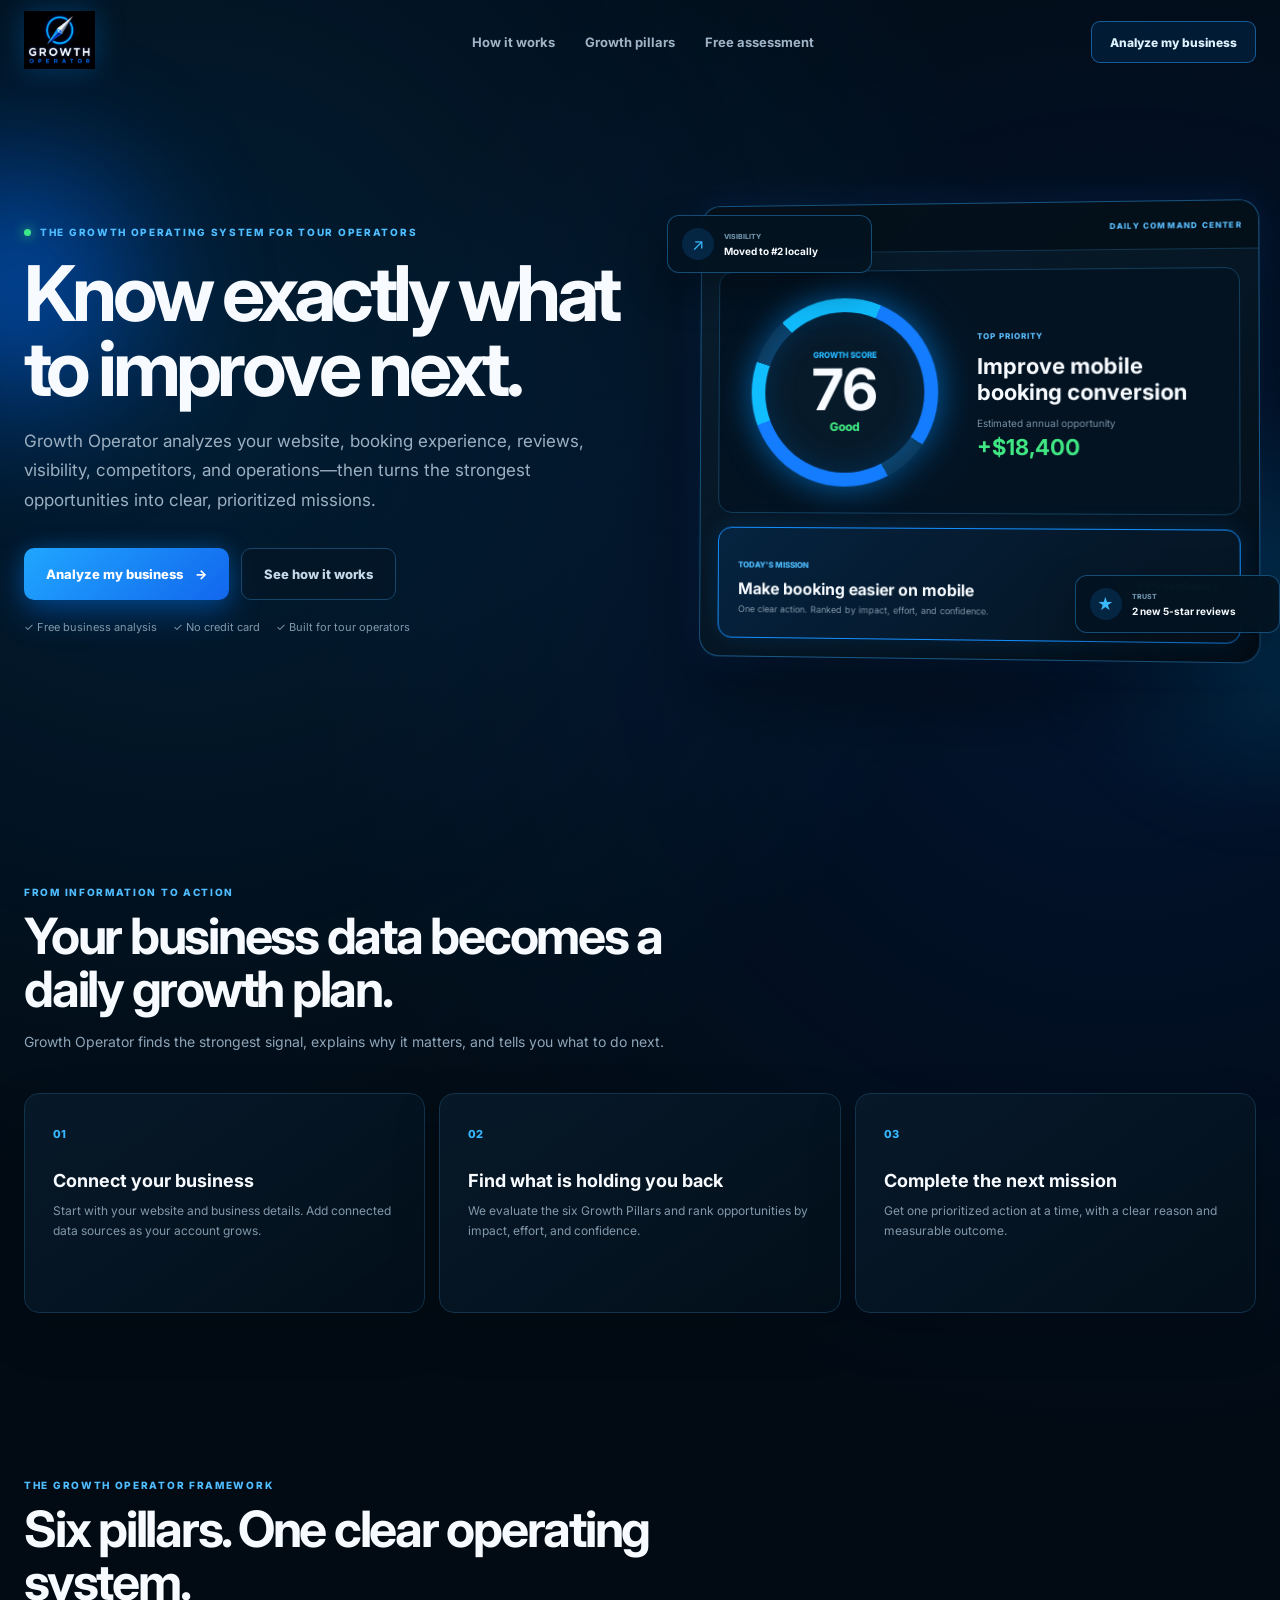
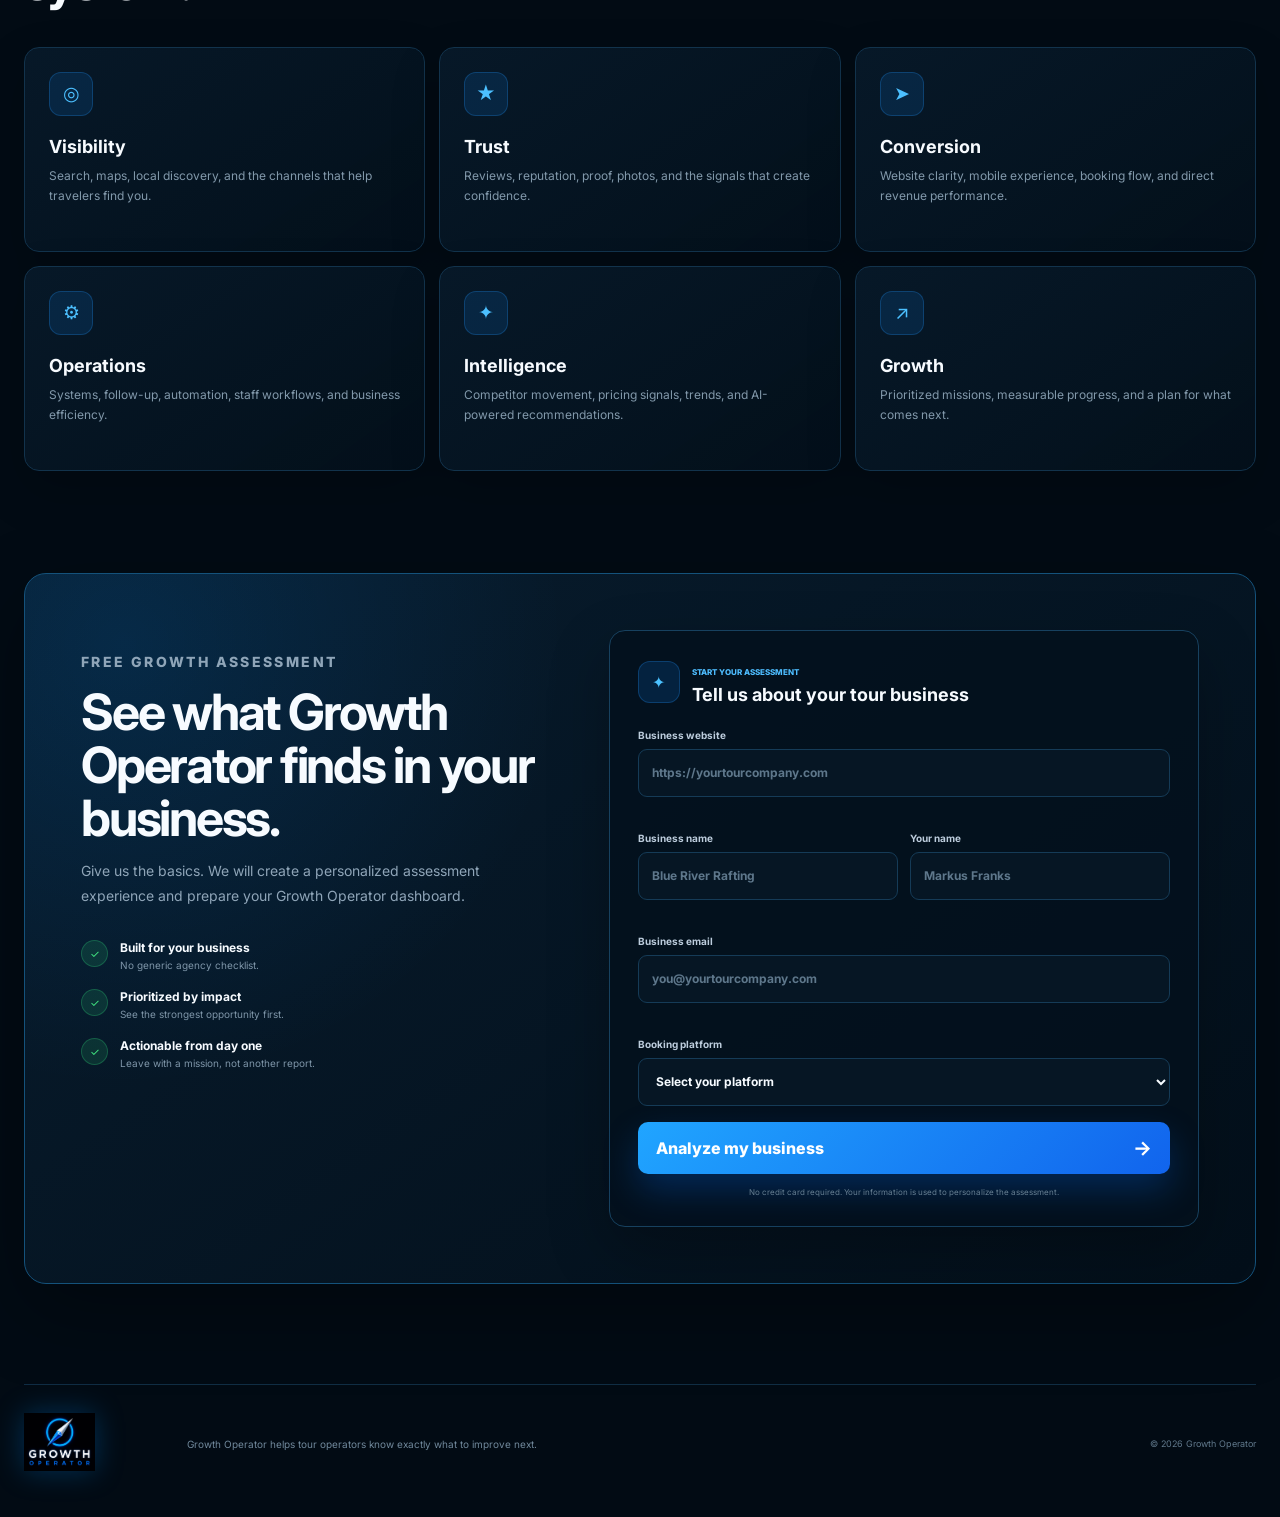
<file: index.html>
<!DOCTYPE html>
<html lang="en">
<head>
  <meta charset="UTF-8">
  <meta name="viewport" content="width=device-width, initial-scale=1.0">
  <meta name="description" content="Growth Operator analyzes your tour business and tells you exactly what to improve next.">
  <title>Growth Operator — Know What To Improve Next</title>
  <link rel="icon" href="Assets/favicon.svg" type="image/svg+xml">
  <link rel="stylesheet" href="styles.css">
</head>
<body class="assessment-page">
  <header class="public-header">
    <a class="public-brand" href="index.html" aria-label="Growth Operator home">
      <img src="Assets/growth-operator-logo.png" alt="Growth Operator">
    </a>
    <nav class="public-nav" aria-label="Main navigation">
      <a href="#how-it-works">How it works</a>
      <a href="#pillars">Growth pillars</a>
      <a href="#assessment">Free assessment</a>
    </nav>
    <a class="header-cta" href="#assessment">Analyze my business</a>
  </header>

  <main>
    <section class="assessment-hero">
      <div class="hero-glow hero-glow-one"></div>
      <div class="hero-glow hero-glow-two"></div>
      <div class="hero-copy">
        <p class="hero-kicker"><span></span> THE GROWTH OPERATING SYSTEM FOR TOUR OPERATORS</p>
        <h1>Know exactly what to improve next.</h1>
        <p class="hero-subtitle">Growth Operator analyzes your website, booking experience, reviews, visibility, competitors, and operations—then turns the strongest opportunities into clear, prioritized missions.</p>
        <div class="hero-actions">
          <a class="hero-primary" href="#assessment">Analyze my business <span>→</span></a>
          <a class="hero-secondary" href="#how-it-works">See how it works</a>
        </div>
        <div class="hero-proof" aria-label="Assessment benefits">
          <span>✓ Free business analysis</span><span>✓ No credit card</span><span>✓ Built for tour operators</span>
        </div>
      </div>

      <div class="hero-product" aria-label="Growth Operator product preview">
        <div class="preview-window">
          <div class="preview-topbar"><span class="preview-dot"></span><span class="preview-dot"></span><span class="preview-dot"></span><small>DAILY COMMAND CENTER</small></div>
          <div class="preview-body">
            <div class="preview-score-card">
              <div class="mini-score-ring"><div><small>GROWTH SCORE</small><strong>76</strong><span>Good</span></div></div>
              <div class="preview-score-copy"><small>TOP PRIORITY</small><strong>Improve mobile booking conversion</strong><p>Estimated annual opportunity</p><b>+$18,400</b></div>
            </div>
            <div class="preview-mission-card"><div><small>TODAY'S MISSION</small><strong>Make booking easier on mobile</strong><p>One clear action. Ranked by impact, effort, and confidence.</p></div><span>94% confidence</span></div>
          </div>
        </div>
        <div class="floating-insight insight-one"><span class="insight-icon">↗</span><div><small>VISIBILITY</small><strong>Moved to #2 locally</strong></div></div>
        <div class="floating-insight insight-two"><span class="insight-icon">★</span><div><small>TRUST</small><strong>2 new 5-star reviews</strong></div></div>
      </div>
    </section>

    <section class="how-section" id="how-it-works">
      <div class="section-intro"><p class="section-kicker">FROM INFORMATION TO ACTION</p><h2>Your business data becomes a daily growth plan.</h2><p>Growth Operator finds the strongest signal, explains why it matters, and tells you what to do next.</p></div>
      <div class="how-grid">
        <article><span>01</span><h3>Connect your business</h3><p>Start with your website and business details. Add connected data sources as your account grows.</p></article>
        <article><span>02</span><h3>Find what is holding you back</h3><p>We evaluate the six Growth Pillars and rank opportunities by impact, effort, and confidence.</p></article>
        <article><span>03</span><h3>Complete the next mission</h3><p>Get one prioritized action at a time, with a clear reason and measurable outcome.</p></article>
      </div>
    </section>

    <section class="pillars-section" id="pillars">
      <div class="section-intro"><p class="section-kicker">THE GROWTH OPERATOR FRAMEWORK</p><h2>Six pillars. One clear operating system.</h2></div>
      <div class="pillars-grid">
        <article><span>◎</span><h3>Visibility</h3><p>Search, maps, local discovery, and the channels that help travelers find you.</p></article>
        <article><span>★</span><h3>Trust</h3><p>Reviews, reputation, proof, photos, and the signals that create confidence.</p></article>
        <article><span>➤</span><h3>Conversion</h3><p>Website clarity, mobile experience, booking flow, and direct revenue performance.</p></article>
        <article><span>⚙</span><h3>Operations</h3><p>Systems, follow-up, automation, staff workflows, and business efficiency.</p></article>
        <article><span>✦</span><h3>Intelligence</h3><p>Competitor movement, pricing signals, trends, and AI-powered recommendations.</p></article>
        <article><span>↗</span><h3>Growth</h3><p>Prioritized missions, measurable progress, and a plan for what comes next.</p></article>
      </div>
    </section>

    <section class="assessment-section" id="assessment">
      <div class="assessment-copy">
        <p class="section-kicker">FREE GROWTH ASSESSMENT</p><h2>See what Growth Operator finds in your business.</h2>
        <p>Give us the basics. We will create a personalized assessment experience and prepare your Growth Operator dashboard.</p>
        <div class="assessment-promise">
          <div><span>✓</span><p><strong>Built for your business</strong><small>No generic agency checklist.</small></p></div>
          <div><span>✓</span><p><strong>Prioritized by impact</strong><small>See the strongest opportunity first.</small></p></div>
          <div><span>✓</span><p><strong>Actionable from day one</strong><small>Leave with a mission, not another report.</small></p></div>
        </div>
      </div>
      <form class="assessment-form" id="assessment-form" novalidate>
        <div class="form-heading"><span class="form-logo-mark">✦</span><div><small>START YOUR ASSESSMENT</small><h3>Tell us about your tour business</h3></div></div>
        <label>Business website<input id="business-website" name="website" type="url" placeholder="https://yourtourcompany.com" autocomplete="url" required><small class="field-error" data-error-for="business-website"></small></label>
        <div class="form-row">
          <label>Business name<input id="business-name" name="businessName" type="text" placeholder="Blue River Rafting" autocomplete="organization" required><small class="field-error" data-error-for="business-name"></small></label>
          <label>Your name<input id="owner-name" name="ownerName" type="text" placeholder="Markus Franks" autocomplete="name" required><small class="field-error" data-error-for="owner-name"></small></label>
        </div>
        <label>Business email<input id="business-email" name="email" type="email" placeholder="you@yourtourcompany.com" autocomplete="email" required><small class="field-error" data-error-for="business-email"></small></label>
        <label>Booking platform<select id="booking-platform" name="bookingPlatform"><option value="">Select your platform</option><option>FareHarbor</option><option>Peek Pro</option><option>Rezdy</option><option>Checkfront</option><option>Bókun</option><option>Xola</option><option>Other</option><option>Not sure</option></select></label>
        <button class="assessment-submit" id="assessment-submit" type="submit"><span>Analyze my business</span><b>→</b></button>
        <p class="form-note">No credit card required. Your information is used to personalize the assessment.</p>
      </form>
    </section>
  </main>

  <footer class="public-footer"><a class="footer-brand" href="index.html"><img src="Assets/growth-operator-logo.png" alt="Growth Operator"></a><p>Growth Operator helps tour operators know exactly what to improve next.</p><small>© <span id="footer-year"></span> Growth Operator</small></footer>

  <div class="scan-overlay" id="scan-overlay" aria-hidden="true">
    <div class="scan-panel"><img src="Assets/growth-operator-logo.png" alt="" aria-hidden="true"><p class="section-kicker">GROWTH OPERATOR</p><h2>Preparing your business analysis</h2><p id="scan-business-label">Connecting to your business...</p><div class="scan-progress"><span id="scan-progress-bar"></span></div><div class="scan-status" id="scan-status" aria-live="polite"></div><button class="scan-cancel" id="scan-cancel" type="button">Cancel</button></div>
  </div>
  <script src="script.js"></script>
</body>
</html>
</file>
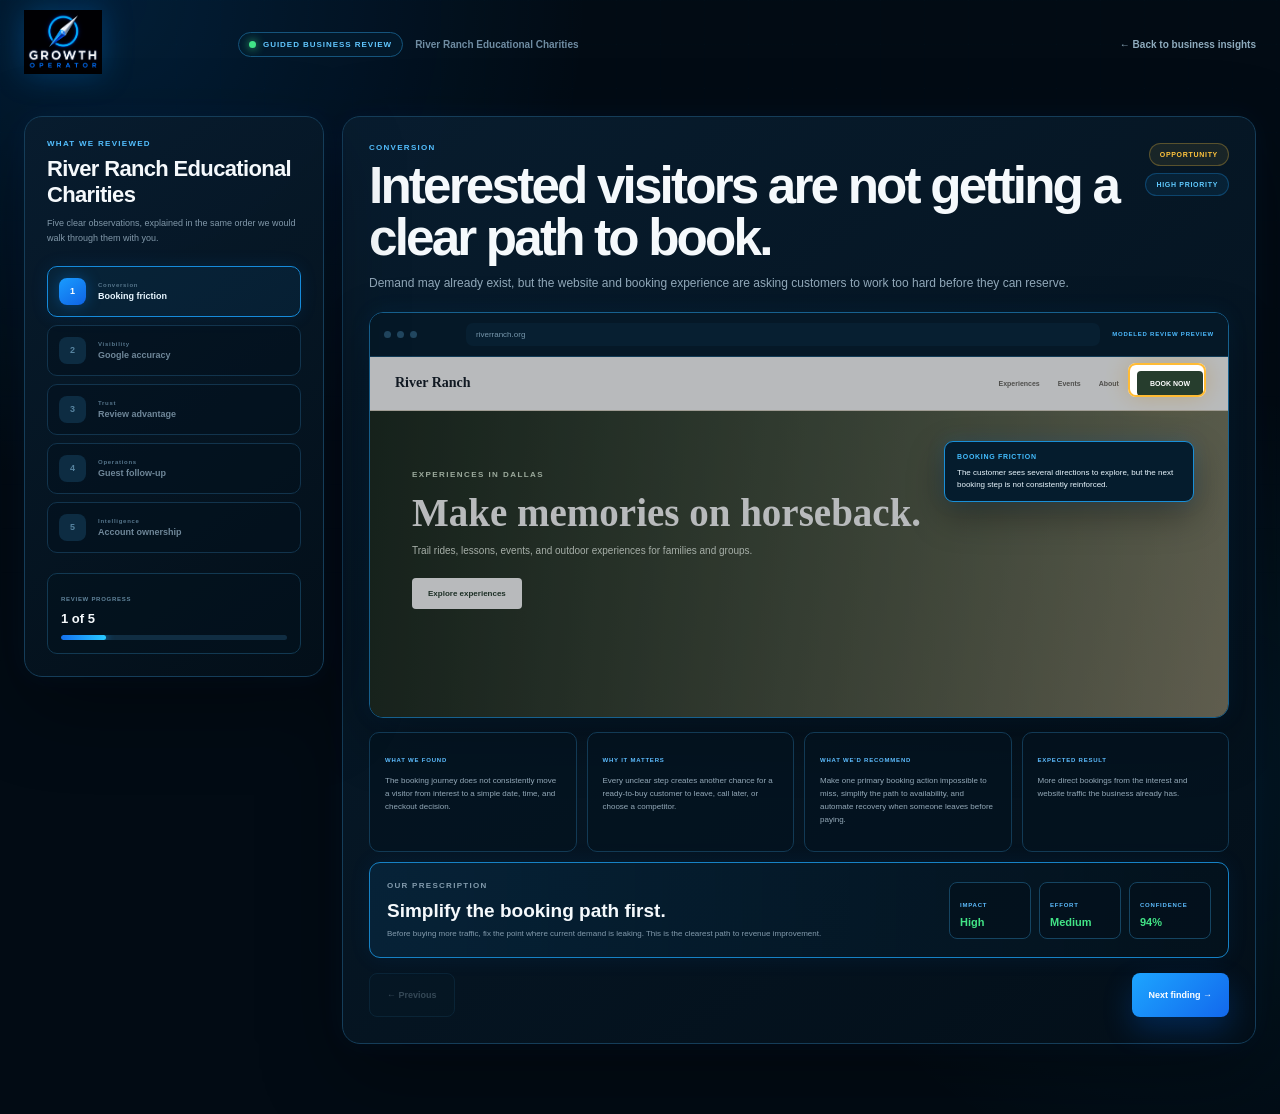
<file: Pages/business-review.html>
<!DOCTYPE html>
<html lang="en">
<head>
  <meta charset="UTF-8">
  <meta name="viewport" content="width=device-width, initial-scale=1.0">
  <meta name="description" content="A guided Growth Operator business review.">
  <title>Business Review — Growth Operator</title>
  <link rel="icon" href="../Assets/favicon.svg" type="image/svg+xml">
  <link rel="stylesheet" href="../styles/business-review.css">
</head>
<body>
  <div class="review-shell">
    <header class="review-header">
      <a class="review-brand" href="dashboard.html" aria-label="Back to business insights">
        <img src="../Assets/growth-operator-logo.png" alt="Growth Operator">
      </a>
      <div class="review-context">
        <span class="review-live"><i></i> GUIDED BUSINESS REVIEW</span>
        <small id="review-business-header">Your business</small>
      </div>
      <a class="back-link" href="dashboard.html">← Back to business insights</a>
    </header>

    <main class="review-main">
      <aside class="review-rail">
        <div class="rail-intro">
          <p class="eyebrow">WHAT WE REVIEWED</p>
          <h2 id="rail-business-name">Your business</h2>
          <p>Five clear observations, explained in the same order we would walk through them with you.</p>
        </div>
        <ol class="review-steps" id="review-steps"></ol>
        <div class="rail-summary">
          <small>REVIEW PROGRESS</small>
          <strong><span id="review-step-count">1</span> of <span id="review-total-count">5</span></strong>
          <div><span id="review-progress"></span></div>
        </div>
      </aside>

      <section class="review-stage">
        <div class="stage-heading">
          <div>
            <p class="eyebrow" id="finding-pillar">CONVERSION</p>
            <h1 id="finding-title">Your next growth opportunity</h1>
            <p id="finding-summary">We reviewed the customer journey and found one issue worth addressing first.</p>
          </div>
          <div class="finding-badges">
            <span id="finding-status">OPPORTUNITY</span>
            <strong id="finding-priority">HIGH PRIORITY</strong>
          </div>
        </div>

        <section class="evidence-card">
          <div class="evidence-toolbar">
            <div><span></span><span></span><span></span></div>
            <p id="evidence-url">yourwebsite.com</p>
            <small>MODELED REVIEW PREVIEW</small>
          </div>
          <div class="evidence-canvas" id="evidence-canvas"></div>
        </section>

        <section class="diagnosis-grid">
          <article><small>WHAT WE FOUND</small><p id="finding-found"></p></article>
          <article><small>WHY IT MATTERS</small><p id="finding-why"></p></article>
          <article><small>WHAT WE'D RECOMMEND</small><p id="finding-recommendation"></p></article>
          <article><small>EXPECTED RESULT</small><p id="finding-expected"></p></article>
        </section>

        <section class="prescription-card">
          <div>
            <p class="eyebrow">OUR PRESCRIPTION</p>
            <h2 id="prescription-title">Fix the highest-impact issue first.</h2>
            <p id="prescription-copy">This gives the business the clearest path to measurable improvement without adding unnecessary complexity.</p>
          </div>
          <div class="prescription-metrics">
            <span><small>IMPACT</small><strong id="metric-impact">High</strong></span>
            <span><small>EFFORT</small><strong id="metric-effort">Easy</strong></span>
            <span><small>CONFIDENCE</small><strong id="metric-confidence">92%</strong></span>
          </div>
        </section>

        <div class="review-actions">
          <button class="secondary" id="previous-finding" type="button">← Previous</button>
          <button class="primary" id="next-finding" type="button">Next finding →</button>
        </div>
      </section>
    </main>

    <section class="review-complete" id="review-complete" aria-hidden="true">
      <div class="complete-panel">
        <span class="complete-check">✓</span>
        <p class="eyebrow">BUSINESS REVIEW COMPLETE</p>
        <h2 id="complete-business-name">Here’s where we’d start.</h2>
        <p id="complete-summary">The business has real demand. The clearest opportunity is converting more of that demand into direct revenue.</p>
        <div class="complete-priority">
          <small>FIRST PRIORITY</small>
          <strong id="complete-priority-title">Improve the booking experience</strong>
          <p id="complete-priority-copy">Fix the highest-impact leak before spending more to create traffic.</p>
        </div>
        <div class="complete-actions">
          <button class="primary" id="start-recommended-mission" type="button">Start improving →</button>
          <a class="secondary-link" href="dashboard.html">Return to business insights</a>
        </div>
        <small class="preview-disclaimer">This guided review uses modeled evidence to demonstrate the customer experience. Live connected data will replace these preview observations.</small>
      </div>
    </section>
  </div>
  <script src="../js/business-review.js"></script>
</body>
</html>
</file>
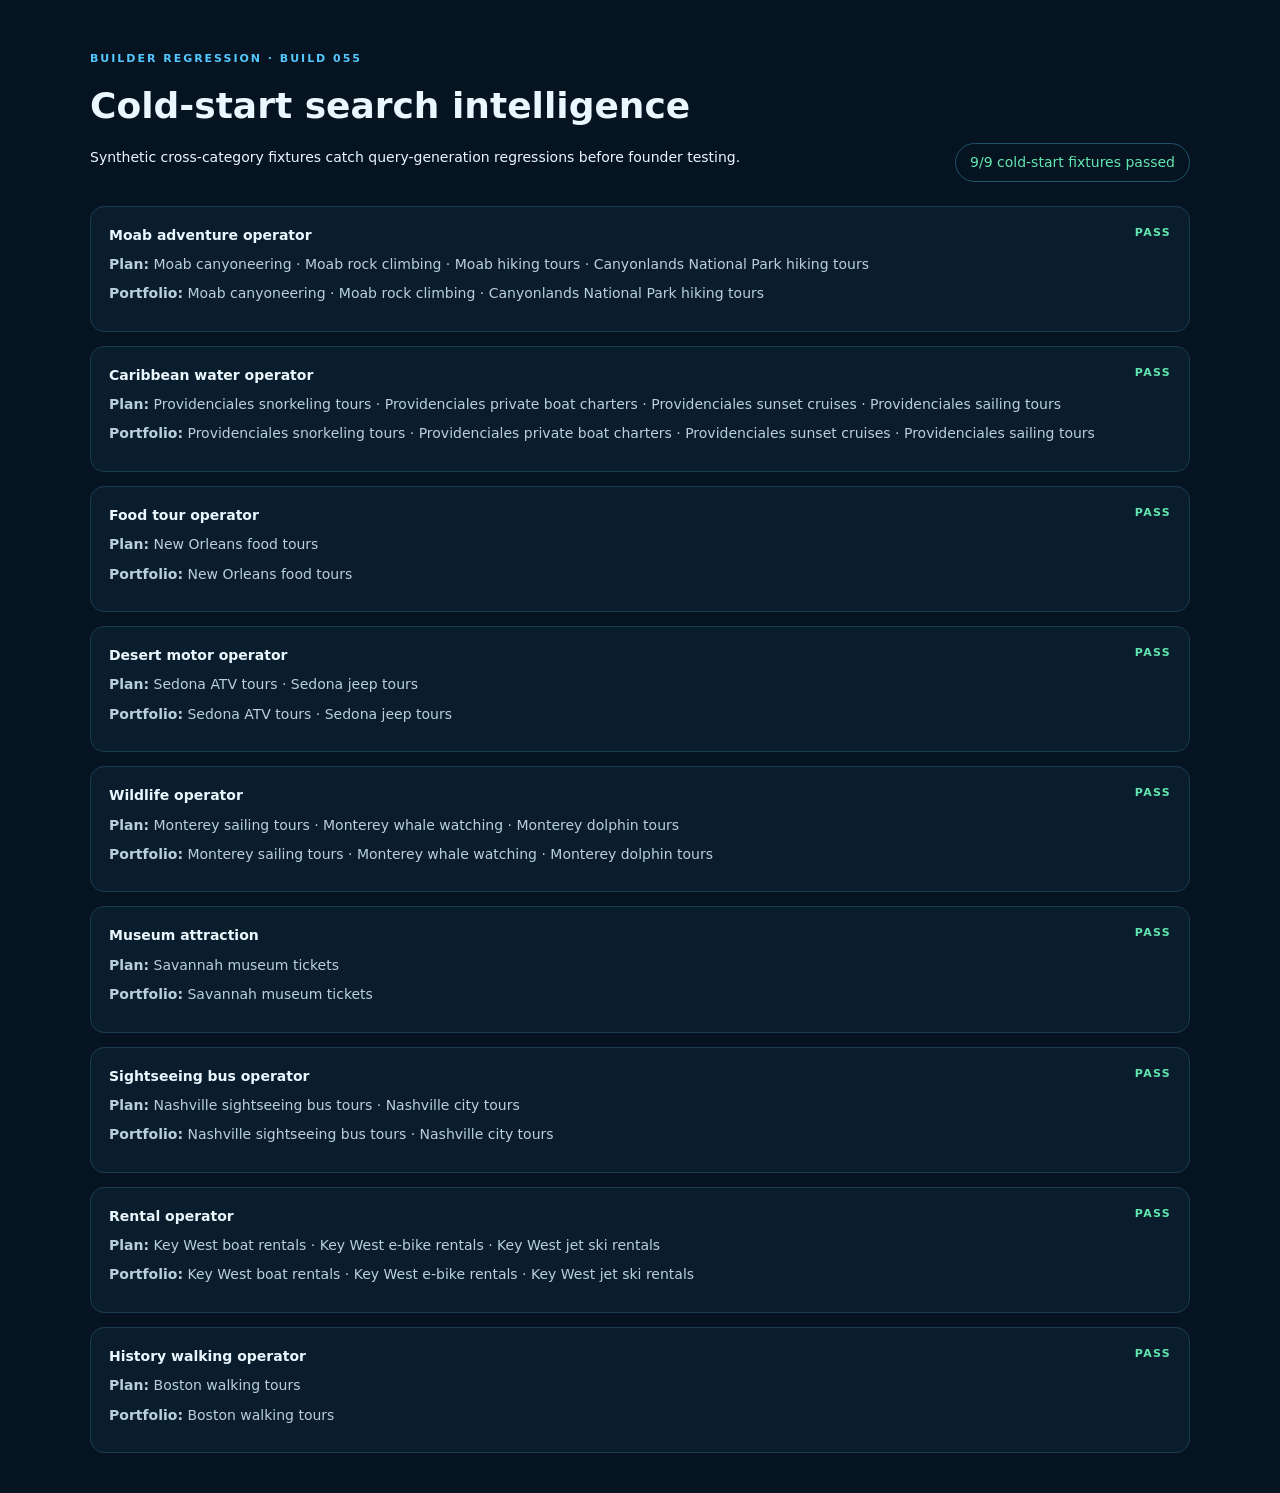
<file: Pages/cold-start-regression.html>
<!DOCTYPE html><html lang="en"><head><meta charset="UTF-8"><meta name="viewport" content="width=device-width,initial-scale=1"><title>GO Cold-Start Regression</title><style>body{margin:0;background:#061421;color:#eaf7ff;font:14px/1.5 Inter,system-ui,sans-serif}.shell{max-width:1100px;margin:auto;padding:40px}.eyebrow{font-size:11px;letter-spacing:.18em;color:#54c7ff;font-weight:800}.head{display:flex;justify-content:space-between;align-items:end;gap:20px}.head h1{font-size:36px;margin:.2em 0}.summary{border:1px solid #1f526a;border-radius:999px;padding:8px 14px}.summary[data-state=pass]{color:#61e6b0}.summary[data-state=fail]{color:#ffb86b}.grid{display:grid;gap:14px;margin-top:24px}.regression-card{border:1px solid #193d50;border-radius:14px;padding:18px;background:#0a1d2c}.regression-card>div{display:flex;justify-content:space-between;gap:20px}.regression-card span{font-size:11px;font-weight:800;letter-spacing:.12em}.regression-card.pass span{color:#61e6b0}.regression-card.fail span,.failure{color:#ff9c75}.regression-card p{margin:.6em 0;color:#b9d0dc}</style></head><body><main class="shell"><div class="head"><div><p class="eyebrow">BUILDER REGRESSION · BUILD 055</p><h1>Cold-start search intelligence</h1><p>Synthetic cross-category fixtures catch query-generation regressions before founder testing.</p></div><div id="regression-summary" class="summary">Running…</div></div><section id="regression-results" class="grid"></section></main><script src="../js/cold-start-intelligence-v2.js"></script><script src="../js/cold-start-intelligence-v3.js"></script><script src="../js/cold-start-regression.js"></script></body></html>
</file>
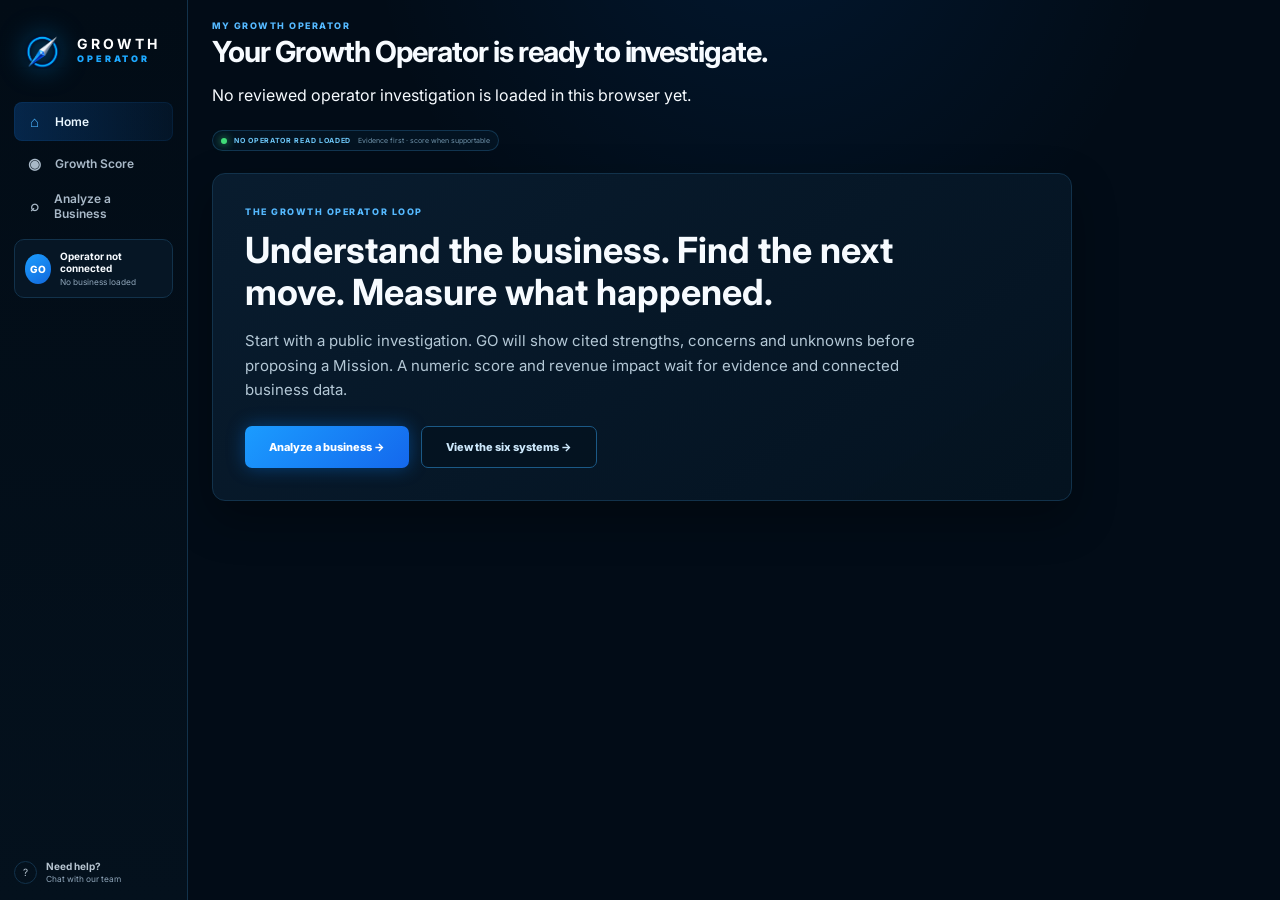
<file: Pages/dashboard.html>
<!DOCTYPE html>
<html lang="en">
<head>
  <meta charset="UTF-8">
  <meta name="viewport" content="width=device-width, initial-scale=1.0">
  <title>Growth Operator — Business Insights</title>
  <link rel="stylesheet" href="../styles.css">
</head>
<body class="dashboard-pending">
  <div class="app-shell">
    <aside class="sidebar">
      <a class="brand dashboard-brand-lockup" href="dashboard.html" aria-label="Growth Operator home">
        <img class="dashboard-brand-mark" src="../Assets/growth-operator-mark-clean.png" alt="">
        <span class="dashboard-brand-type"><strong>GROWTH</strong><small>OPERATOR</small></span>
      </a>

      <nav class="nav" aria-label="Primary navigation">
        <a class="nav-link active" href="dashboard.html"><span>⌂</span>Home</a>
        <a class="nav-link" href="growth-score.html"><span>◉</span>Growth Score</a>
        <a class="nav-link" href="mission.html"><span>✦</span>Missions</a>
        <a class="nav-link" href="operator-analyzer.html"><span>⌕</span>Analyze a Business</a>
        <a class="nav-link" href="live-analysis.html"><span>◫</span>Live Website Check</a>
        <a class="nav-link" href="#go-workbench"><span>●</span>GO at Work</a>
        <a class="nav-link" href="business-review.html"><span>▶</span>Business Review</a>
        <a class="nav-link" href="#health"><span>▦</span>Website</a>
        <a class="nav-link" href="#activity"><span>★</span>Reviews</a>
        <a class="nav-link" href="#health"><span>⌖</span>Local SEO</a>
        <a class="nav-link" href="#kpis"><span>⌁</span>Analytics</a>
        <a class="nav-link" href="#opportunities"><span>◫</span>Competitors</a>
        <a class="nav-link" href="#plan"><span>☷</span>90-Day Plan</a>
        <a class="nav-link" href="#"><span>⌘</span>Integrations</a>
        <a class="nav-link" href="#"><span>⚙</span>Settings</a>
      </nav>

      <div class="sidebar-card user-card">
        <span class="mini-avatar" id="sidebar-avatar">GO</span>
        <div><strong id="sidebar-owner">Operator not connected</strong><small id="sidebar-business">No business loaded</small></div>
      </div>
      <div class="sidebar-card plan-card"><strong>Pro Plan</strong><small>Next billing Aug 18, 2026</small><button type="button">Manage plan</button></div>
      <div class="sidebar-help"><span>?</span><div><strong>Need help?</strong><small>Chat with our team</small></div></div>
    </aside>

    <main class="main-content">
      <header class="topbar">
        <div>
          <p class="eyebrow" id="today-label">MY GROWTH OPERATOR</p>
          <h1 id="greeting">Growth Operator</h1>
          <p id="briefing-line">Loading your investigation…</p>
          <div class="scan-context" id="scan-context"><span></span><strong>CHECKING RESEARCH</strong><small id="scan-time">Evidence first</small></div>
        </div>
        <div class="top-actions">
          <button class="date-control" type="button">▣ <span>May 27 – May 28, 2026</span>⌄</button>
          <button class="icon-button" type="button" aria-label="Notifications">♟<b>3</b></button>
          <button class="avatar" id="top-avatar" type="button" aria-label="Profile">MF</button>
        </div>
      </header>

      <section class="growth-brief card" id="growth-brief">
        <div class="growth-brief__intro">
          <div>
            <p class="eyebrow">YOUR BUSINESS INSIGHTS</p>
            <h2><span id="brief-business-name">Blue River Rafting</span>: Here’s what we found.</h2>
            <p id="overall-assessment">Your business has a solid foundation. We found one clear opportunity that deserves your attention first.</p>
          </div>
          <div class="brief-score-summary">
            <small>OUR READ</small>
            <strong id="brief-summary-status">Strong foundation</strong>
            <span id="brief-summary-line">GO found a clear opportunity to win more direct bookings.</span>
          </div>
        </div>

        <div class="brief-insight-grid">
          <article class="brief-insight brief-working">
            <span class="brief-insight__icon">✓</span>
            <div><small>WHAT'S WORKING</small><h3 id="working-title">Customer trust</h3><p id="working-copy">Your strongest signals are giving travelers confidence to consider booking.</p></div>
          </article>
          <article class="brief-insight brief-opportunity">
            <span class="brief-insight__icon">!</span>
            <div><small>BIGGEST OPPORTUNITY</small><h3 id="opportunity-title">Booking conversion</h3><p id="opportunity-copy">More of your current visitors could become direct customers.</p></div>
          </article>
          <article class="brief-insight brief-recommendation">
            <span class="brief-insight__icon">→</span>
            <div><small>OUR RECOMMENDATION</small><h3 id="recommendation-title">Fix the highest-impact issue first</h3><p id="recommendation-copy">We recommend completing today's mission before investing in more traffic.</p></div>
          </article>
        </div>

        <div class="brief-why">
          <div><small>WHY THIS COMES FIRST</small><p id="recommendation-why">It creates the clearest path to measurable growth without adding unnecessary complexity.</p></div>
          <div><small>EXPECTED RESULT</small><p id="expected-result">More direct bookings from the traffic you already have.</p></div>
          <div class="brief-action-stack"><a class="secondary-button review-launch" href="operator-analyzer.html">Analyze a Business</a><a class="secondary-button review-launch" href="growth-snapshot.html">Open Growth Snapshot</a><a class="secondary-button review-launch" href="business-review.html">Walk through the review</a><button class="primary-button" id="brief-start-mission" type="button">Start Improving →</button></div>
        </div>
      </section>



      <section class="system-truth card" id="system-truth" hidden>
        <div class="system-truth-heading"><div><p class="eyebrow">THE SIX GROWTH SYSTEMS</p><h2>What GO can support today</h2><p>Public research can show a strength, concern or next question. A system without enough evidence stays unscored.</p></div><a href="growth-score.html">Open system view →</a></div>
        <div class="system-truth-grid" id="system-truth-grid"></div>
        <div class="system-truth-flow"><div><small>CURRENT PRIORITY</small><strong id="truth-priority"></strong></div><div><small>MISSION</small><strong id="truth-mission"></strong><p id="truth-mission-detail"></p></div><div><small>MEASUREMENT</small><strong id="truth-measurement"></strong><p id="truth-measurement-detail"></p></div></div>
      </section>

      <section class="go-workbench card" id="go-workbench">
        <div class="go-workbench__header">
          <div>
            <p class="eyebrow">MY GROWTH OPERATOR</p>
            <h2 id="go-work-headline">Here’s what GO is moving forward.</h2>
            <p>GO notices what matters, prepares the next improvement, asks for approval when needed, and tracks what changed afterward.</p>
          </div>
          <div class="go-on-duty"><span></span><strong>GO IS ON IT</strong><small id="go-last-update">Updated just now</small></div>
        </div>

        <div class="go-work-grid">
          <article class="go-work-panel go-approval-panel">
            <div class="go-panel-heading"><span class="go-panel-icon approval">✓</span><div><small>READY FOR YOUR APPROVAL</small><h3>GO prepared the next move</h3></div></div>
            <div id="go-approval-list" class="go-approval-list"></div>
          </article>

          <article class="go-work-panel">
            <div class="go-panel-heading"><span class="go-panel-icon working">↻</span><div><small>CURRENTLY WORKING ON</small><h3>Here’s what I’m working on</h3></div></div>
            <div id="go-working-list" class="go-working-list"></div>
          </article>

          <article class="go-work-panel">
            <div class="go-panel-heading"><span class="go-panel-icon monitoring">◉</span><div><small>MONITORING FOR YOU</small><h3>I’m keeping an eye on</h3></div></div>
            <div id="go-monitoring-list" class="go-monitoring-list"></div>
          </article>
        </div>


        <section class="go-journal" aria-labelledby="go-journal-title">
          <div class="go-journal__heading">
            <div>
              <p class="eyebrow">GO WORK JOURNAL</p>
              <h3 id="go-journal-title">While you were running the business...</h3>
              <p>GO keeps a running record of what it checked, what it found, and what moved forward.</p>
            </div>
            <span class="go-journal-window">LAST 24 HOURS</span>
          </div>
          <div class="go-journal-list" id="go-journal-list"></div>
        </section>

        <div class="go-results-strip">
          <div><small>COMPLETED IMPROVEMENTS</small><strong id="go-completed-count">0</strong><span>GO keeps the history so progress compounds.</span></div>
          <div><small>RECOVERABLE REVENUE BEING TRACKED</small><strong id="go-revenue-tracked">$0</strong><button id="revenue-math-button" type="button">How we calculated this →</button></div>
          <div><small>WHAT HAPPENS NEXT</small><strong>Approve. GO handles the work.</strong><span>You stay in control without having to manage every task.</span></div>
        </div>
      </section>

      <section class="findings-section card" id="findings">
        <div class="findings-heading">
          <div>
            <p class="eyebrow">WHAT WE FOUND</p>
            <h2 id="findings-title">Your most important business findings</h2>
            <p id="findings-intro">We organized the clearest strengths and opportunities so you know what deserves attention first.</p>
          </div>
          <div class="findings-summary">
            <small id="findings-source-label">REVIEWED ACROSS</small>
            <strong id="findings-source-title">6 growth pillars</strong>
            <span id="findings-source-status">Preview analysis</span>
            <a class="live-check-link" href="live-analysis.html">Run live website check →</a>
            <a class="live-check-link review-link" href="business-review.html">Open guided business review →</a>
          </div>
        </div>
        <div class="findings-list" id="findings-list"></div>
      </section>

      <section class="summary-grid" id="kpis">
        <article class="score-overview card">
          <div class="score-ring" id="score-ring" aria-label="Growth score 76 out of 100"><div><small>GROWTH SCORE</small><strong id="growth-score" data-count="76">0</strong><span id="growth-status">Good</span></div></div>
          <div class="score-trend">
            <strong id="score-percentile">Top 32%</strong><span id="score-benchmark">of similar tour operators</span>
            <svg viewBox="0 0 180 75" role="img" aria-label="Upward score trend"><polyline points="4,64 20,50 33,57 48,43 63,49 79,37 95,42 110,27 126,32 141,19 159,23 176,8"/></svg>
            <div class="score-change" id="score-change">↑ 3 points <span>from the last analysis</span></div><small>◷ Score updated from your latest scan</small>
          </div>
        </article>

        <div class="kpi-area">
          <div class="kpi-strip">
            <article class="kpi-card card green"><span class="kpi-icon">▣</span><strong><b data-count="3">0</b></strong><p>New Bookings</p><small>+$1,245</small></article>
            <article class="kpi-card card gold"><span class="kpi-icon">★</span><strong><b data-count="2">0</b></strong><p>New Reviews</p><small>5.0 Average</small></article>
            <article class="kpi-card card purple"><span class="kpi-icon">↗</span><strong><b data-count="11">0</b>%</strong><p>Traffic Increase</p><small>vs yesterday</small></article>
            <article class="kpi-card card orange"><span class="kpi-icon">⚑</span><strong><b data-count="1">0</b></strong><p>Competitor Move</p><small>New Promotion</small></article>
          </div>
          <article class="streak-card card">
            <div class="streak-copy"><span class="streak-logo">➤</span><div><strong>You’re on a 7-day mission streak!</strong><small>Keep it going!</small></div></div>
            <div class="streak-track" aria-label="Seven day streak"><i>✓</i><i>✓</i><i>✓</i><i>✓</i><i>✓</i><i>✓</i><i class="current">7</i></div>
          </article>
        </div>
      </section>

      <section class="mission-layout" id="mission">
        <article class="mission-card card glow-card">
          <div class="mission-label"><span>✦</span>TODAY’S MISSION <b>7 DAY STREAK 🔥</b></div>
          <div class="mission-content">
            <div class="mission-copy">
              <div class="mission-title-row"><span class="mission-number">1</span><h2 id="mission-title">Improve Mobile<br>Booking Conversion</h2></div>
              <p id="mission-description">61% of your visitors are on mobile. Improving your booking experience could increase direct bookings and revenue.</p>
              <div class="mission-metrics">
                <div><small>DIFFICULTY</small><strong><span class="dot easy"></span>Easy</strong></div>
                <div><small>ESTIMATED TIME</small><strong>◷ 45 min</strong></div>
                <div><small>CONFIDENCE</small><strong class="confidence" id="mission-confidence">94%</strong><span class="confidence-bar"><i></i></span></div>
              </div>
              <div class="mission-actions"><button class="primary-button" id="start-mission" type="button">Start Mission →</button><button class="secondary-button" id="preview-fix" type="button">Preview Fix</button></div>
            </div>
            <div class="revenue-box"><small>POTENTIAL REVENUE</small><strong id="mission-revenue">+$18,400</strong><span>per year</span></div>
            <div class="phone-preview" aria-label="Mobile website preview">
              <div class="phone-speaker"></div><div class="phone-screen"><small>9:41</small><p id="phone-business">Blue River Rafting</p><h3>Adventure Starts Here.</h3><span>Safe, scenic, unforgettable.</span><button type="button">Book now</button><div class="phone-image"><i></i><i></i><i></i></div></div>
            </div>
          </div>
        </article>

        <article class="health-card card" id="health">
          <div class="section-heading"><div><p class="eyebrow">BUSINESS SNAPSHOT</p><h2>How the business is performing</h2></div><button class="text-button" type="button">View all ›</button></div>
          <div class="health-list" id="pillar-health-list">
            <button class="health-row" data-pillar="Visibility" type="button"><span class="health-icon blue">◎</span><div><strong>Visibility</strong><span><i></i></span></div><b>--</b></button>
            <button class="health-row" data-pillar="Trust" type="button"><span class="health-icon gold">★</span><div><strong>Trust</strong><span><i></i></span></div><b>--</b></button>
            <button class="health-row" data-pillar="Conversion" type="button"><span class="health-icon green">➤</span><div><strong>Conversion</strong><span><i></i></span></div><b>--</b></button>
            <button class="health-row" data-pillar="Operations" type="button"><span class="health-icon orange">⚙</span><div><strong>Operations</strong><span><i></i></span></div><b>--</b></button>
            <button class="health-row" data-pillar="Intelligence" type="button"><span class="health-icon purple">✦</span><div><strong>Intelligence</strong><span><i></i></span></div><b>--</b></button>
            <button class="health-row" data-pillar="Growth" type="button"><span class="health-icon cyan">↗</span><div><strong>Growth</strong><span><i></i></span></div><b>--</b></button>
          </div>
        </article>
      </section>

      <section class="lower-grid">
        <article class="activity-card card" id="activity">
          <div class="section-heading"><div><p class="eyebrow">RECENT PROGRESS</p><h2>What changed</h2></div><button class="text-button" type="button">View all ›</button></div>
          <div class="timeline">
            <article><span class="timeline-icon green">★</span><div><strong>New 5-star review from Sarah J.</strong><p>“Best experience ever! The kids had a blast.”</p></div><time>2h ago</time></article>
            <article><span class="timeline-icon purple">↗</span><div><strong>You passed “River Adventures”</strong><p>Now ranking #2 for “rafting near me”</p></div><time>6h ago</time></article>
            <article><span class="timeline-icon green">▣</span><div><strong>3 new bookings today</strong><p class="positive">+$1,245 in revenue</p></div><time>8h ago</time></article>
            <article><span class="timeline-icon blue">✓</span><div><strong>Completed mission: Add More Photos</strong><p class="blue-text">Growth Score +2 points</p></div><time>Yesterday</time></article>
          </div>
        </article>

        <article class="opportunity-card card" id="opportunities">
          <div class="section-heading"><div><p class="eyebrow">WHAT WE’D IMPROVE NEXT</p><h2>Next opportunities</h2></div><button class="text-button" type="button">View all ›</button></div>
          <div class="opportunity-list">
            <button type="button" data-opportunity="Website Mobile Experience"><span class="opportunity-icon blue">▣</span><div><strong>Website Mobile Experience</strong><p>Improve your mobile booking flow <em class="easy-tag">Easy</em></p></div><b>+$18,400<small>per year</small></b><i>›</i></button>
            <button type="button" data-opportunity="Get More 5-Star Reviews"><span class="opportunity-icon gold">★</span><div><strong>Get More 5-Star Reviews</strong><p>Increase review volume and rating <em>Medium</em></p></div><b>+$9,800<small>per year</small></b><i>›</i></button>
            <button type="button" data-opportunity="Optimize Pricing Strategy"><span class="opportunity-icon purple">$</span><div><strong>Optimize Pricing Strategy</strong><p>Increase your average order value <em>Medium</em></p></div><b>+$7,100<small>per year</small></b><i>›</i></button>
          </div>
        </article>
      </section>

      <section class="plan-banner card" id="plan"><span class="plan-logo">➤</span><div><strong>You’re in the top 25% of operators in your region.</strong><p>Keep completing missions to reach the top 10%.</p></div><button class="secondary-button" type="button">View 90-Day Plan →</button></section>
    </main>
  </div>

  <div class="modal-backdrop" id="modal" aria-hidden="true">
    <section class="modal" role="dialog" aria-modal="true" aria-labelledby="modal-title"><button class="modal-close" id="modal-close" type="button">×</button><p class="eyebrow" id="modal-eyebrow">GROWTH OPERATOR</p><h2 id="modal-title">Mission ready</h2><p id="modal-copy"></p><div class="modal-callout" id="modal-callout"></div><button class="primary-button" id="modal-action" type="button">Continue →</button></section>
  </div>
  <div class="toast" id="toast" role="status"></div>
  <script src="../js/intelligence-engine.js"></script>
  <script src="../js/go-engine.js"></script>
  <script src="../js/research-backed-dashboard.js"></script>
  <script src="../js/research-scope.js"></script>
  <script src="../js/mission-outcomes.js"></script>
  <script src="../js/system-truth.js"></script>
  <script src="../js/research-experience.js"></script>
  <script src="../js/dashboard.js"></script>
</body>
</html>
</file>
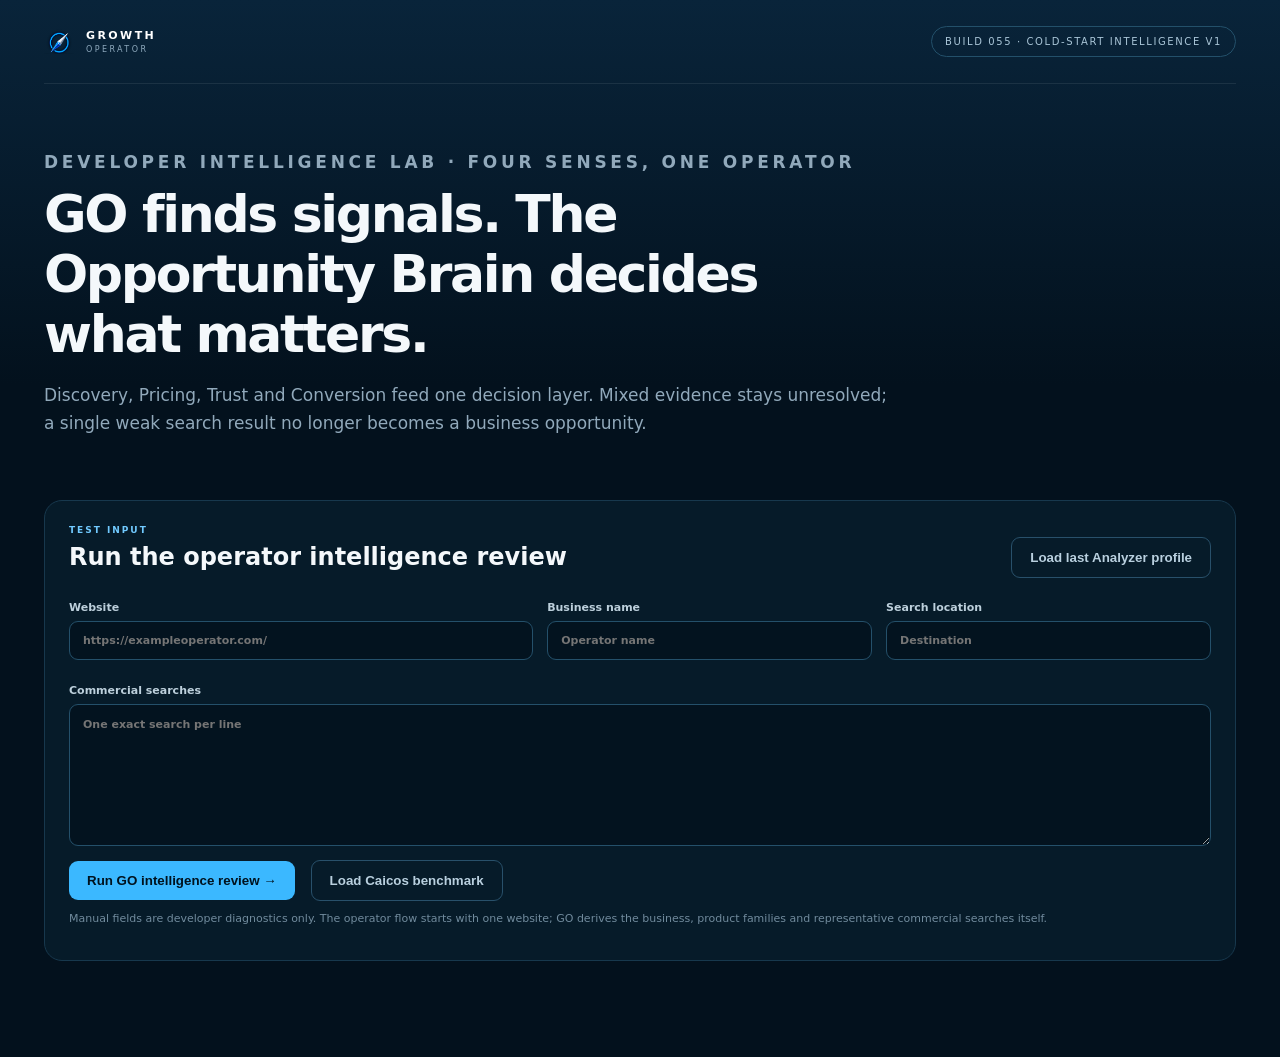
<file: Pages/discovery-harness.html>
<!DOCTYPE html>
<html lang="en">
<head>
  <meta charset="UTF-8"><meta name="viewport" content="width=device-width, initial-scale=1.0">
  <title>GO Intelligence Lab — Growth Operator</title>
  <link rel="stylesheet" href="../styles/discovery-harness.css">
  <style>
  .brain-v2{margin:18px 0;padding:26px;border:1px solid rgba(53,224,255,.32);border-radius:20px;background:linear-gradient(135deg,rgba(7,27,47,.98),rgba(5,16,29,.98))}.brain-v2 .brain-label{font-size:11px;font-weight:900;letter-spacing:.14em;color:#35e0ff}.brain-v2 h2{font-size:30px;margin:10px 0}.brain-v2>p{color:#a9bdca;line-height:1.6}.brain-primary{margin:18px 0;padding:16px;border-left:3px solid #35e0ff;background:rgba(53,224,255,.05)}.brain-primary small,.sense-card small{display:block;color:#7890a0;font-size:10px;font-weight:800;letter-spacing:.08em}.brain-primary strong{display:block;margin:5px 0;font-size:19px}.sense-grid{display:grid;grid-template-columns:repeat(4,1fr);gap:9px}.sense-card{padding:13px;border:1px solid rgba(255,255,255,.08);border-radius:12px}.sense-card b{display:block;margin:5px 0}.sense-card span{font-size:11px;color:#8da3b1}.pricing-intel,.trust-intel,.conversion-intel{margin:18px 0;padding:24px;border:1px solid rgba(53,224,255,.18);border-radius:18px;background:rgba(5,20,35,.76)}.pricing-grid,.trust-grid,.conversion-grid{display:grid;grid-template-columns:minmax(0,1.3fr) minmax(280px,.7fr);gap:24px}.pricing-state,.trust-state,.conversion-state{display:inline-flex;padding:7px 10px;border-radius:999px;border:1px solid rgba(53,224,255,.28);color:#35e0ff;font-size:11px;font-weight:800;text-transform:uppercase}.pricing-numbers,.trust-numbers{display:grid;grid-template-columns:1fr 1fr;gap:10px}.pricing-numbers>div,.trust-numbers>div{padding:14px;border:1px solid rgba(255,255,255,.08);border-radius:13px}.pricing-numbers span,.pricing-numbers small,.trust-numbers span,.trust-numbers small{display:block;color:#8198a8;font-size:11px}.pricing-numbers strong,.trust-numbers strong{display:block;margin:5px 0;font-size:21px}.conversion-signals{display:grid;grid-template-columns:1fr 1fr;gap:8px}.conversion-signal{padding:11px;border:1px solid rgba(255,255,255,.07);border-radius:11px;font-size:11px;color:#8299a8}.conversion-signal b{display:block;color:#eef8fc;margin-top:3px}.pricing-note,.trust-sample,.conversion-note{margin-top:14px;padding-top:12px;border-top:1px solid rgba(255,255,255,.07);font-size:11px;color:#7890a0}.trust-action,.conversion-action{margin-top:12px;padding:12px 14px;border-left:2px solid #35e0ff;background:rgba(53,224,255,.04)}
  .go-auto-card{padding:34px 28px}.go-auto-card h2{max-width:760px;font-size:30px;line-height:1.15;margin:9px 0}.go-auto-card p{max-width:720px;color:#8fa8b8;line-height:1.6}.go-auto-card small{color:#6f8a9b}.go-auto-progress{height:5px;margin:22px 0 15px;border-radius:99px;background:rgba(255,255,255,.08);overflow:hidden}.go-auto-progress i{display:block;width:42%;height:100%;border-radius:inherit;background:#35e0ff;animation:goScan 1.6s ease-in-out infinite alternate}@keyframes goScan{from{transform:translateX(-35%)}to{transform:translateX(165%)}}.go-autopilot .hero p:last-child{max-width:780px}.go-autopilot #results{display:none!important}
  @media(max-width:900px){.sense-grid{grid-template-columns:1fr 1fr}.pricing-grid,.trust-grid,.conversion-grid{grid-template-columns:1fr}}@media(max-width:600px){.sense-grid{grid-template-columns:1fr}}
  </style>
</head>
<body><main class="shell">
<header class="topbar"><a href="operator-analyzer.html" class="brand"><img src="../Assets/growth-operator-mark-clean.png" alt=""><span><strong>GROWTH</strong><small>OPERATOR</small></span></a><span class="badge">BUILD 055 · COLD-START INTELLIGENCE V1</span></header>
<section class="hero"><p class="eyebrow">DEVELOPER INTELLIGENCE LAB · FOUR SENSES, ONE OPERATOR</p><h1>GO finds signals. The Opportunity Brain decides what matters.</h1><p>Discovery, Pricing, Trust and Conversion feed one decision layer. Mixed evidence stays unresolved; a single weak search result no longer becomes a business opportunity.</p></section>
<section class="panel controls"><div class="control-head"><div><p class="eyebrow">TEST INPUT</p><h2>Run the operator intelligence review</h2></div><button id="load-profile" class="secondary" type="button">Load last Analyzer profile</button></div><div class="grid"><label>Website<input id="website" type="url" placeholder="https://exampleoperator.com/"></label><label>Business name<input id="business-name" type="text" placeholder="Operator name"></label><label>Search location<input id="location" type="text" placeholder="Destination"></label></div><label>Commercial searches<textarea id="queries" rows="7" placeholder="One exact search per line"></textarea></label><div class="actions"><button id="run" type="button">Run GO intelligence review →</button><button id="load-caicos" class="secondary" type="button">Load Caicos benchmark</button></div><p class="note">Manual fields are developer diagnostics only. The operator flow starts with one website; GO derives the business, product families and representative commercial searches itself.</p></section>
<section id="status" class="panel status" hidden></section><section id="results" hidden><div class="metrics" id="metrics"></div><section class="panel judgment-panel" id="judgment"></section><details class="evidence-lab"><summary><span><b>Open Evidence Lab</b><small>Raw queries, provider results, qualified competitors and acceptance/rejection audit</small></span><span>EXPAND ↓</span></summary><section class="panel"><p class="eyebrow">TARGET IDENTITY</p><div id="identity"></div></section><section class="panel"><div class="section-head"><div><p class="eyebrow">QUERY EVIDENCE</p><h2>What the provider actually returned</h2></div><span id="provider"></span></div><div id="query-results"></div></section><section class="panel"><p class="eyebrow">NORMALIZED COMPETITORS</p><h2>Who survived GO qualification</h2><div id="players"></div></section><section class="panel"><p class="eyebrow">QUALIFICATION AUDIT</p><h2>What GO accepted and rejected</h2><div id="audit"></div></section><section class="panel raw"><details><summary>Raw provider payload</summary><pre id="raw"></pre></details></section></details></section>
</main>
<script src="../js/demand-intelligence.js"></script><script src="../js/opportunity-intelligence.js"></script><script src="../js/economics.js"></script><script src="../js/go-judgment.js"></script><script src="../js/pricing-intelligence.js"></script><script src="../js/trust-intelligence.js"></script><script src="../js/conversion-intelligence.js"></script><script src="../js/opportunity-brain.js"></script><script src="../js/discovery-harness.js"></script><script src="../js/opportunity-brain-ui.js"></script><script src="../js/zero-input-operator-flow.js"></script>
</body></html>
</file>
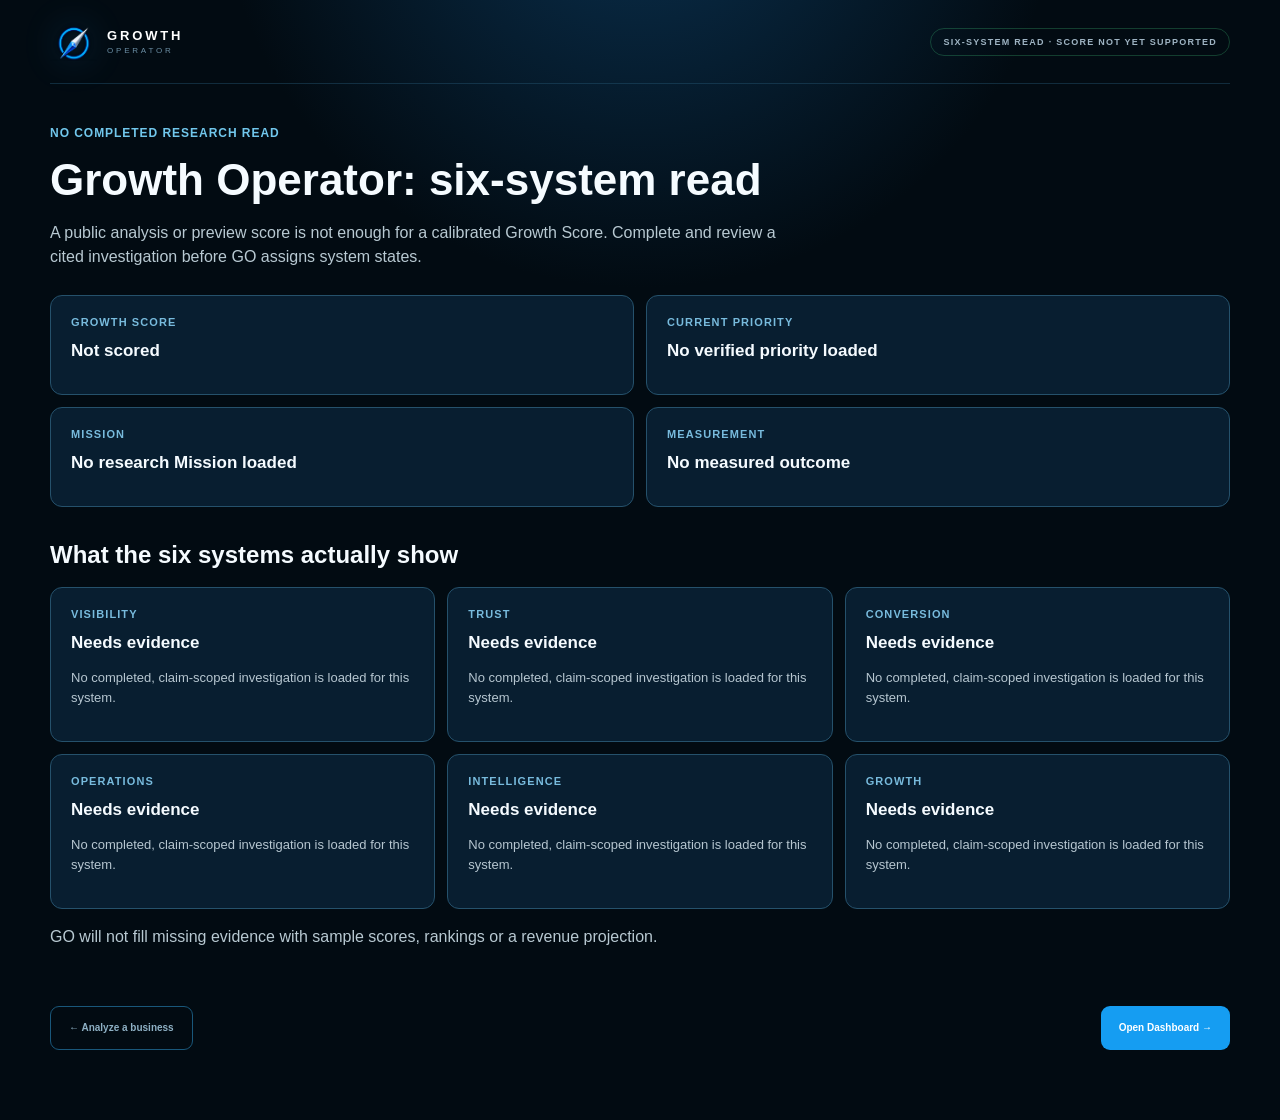
<file: Pages/growth-score.html>
<!DOCTYPE html>
<html lang="en">
<head>
  <meta charset="UTF-8">
  <meta name="viewport" content="width=device-width, initial-scale=1.0">
  <title>Growth Score — Growth Operator</title>
  <link rel="stylesheet" href="../styles/growth-score.css">
</head>
<body class="research-score-mode">
  <main class="score-shell">
    <header class="topbar"><a class="brand" href="dashboard.html" aria-label="Growth Operator"><img src="../Assets/growth-operator-mark-clean.png" alt=""><span><strong>GROWTH</strong><small>OPERATOR</small></span></a><span class="status"><i></i> GROWTH SCORE · DISCOVERY INTELLIGENCE</span></header>

    <section class="hero">
      <div><p class="eyebrow">YOUR GROWTH OPERATING BASELINE</p><h1 id="business-heading">Your Growth Score</h1><p class="lede" id="score-summary"></p><div class="evidence-row"><span class="evidence-pill public">PUBLICLY OBSERVED</span><span class="evidence-pill inferred">GO INFERENCE</span><span class="evidence-pill needs">NEEDS CONNECTED DATA</span></div></div>
      <article class="score-card"><small id="score-label">PUBLIC GROWTH BASELINE</small><div class="score-ring" id="score-ring" style="--score:0"><div><strong id="score-number">—</strong><span>/100</span></div></div><b id="score-read"></b><p id="score-confidence"></p></article>
    </section>

    <section class="economics-strip">
      <div class="economics-main"><small>IDENTIFIED ANNUAL GROWTH OPPORTUNITY</small><strong id="revenue-range">Needs evidence</strong><span id="revenue-copy">GO will only model dollars when it has enough evidence to show the assumptions.</span></div>
      <div><small>OPPORTUNITY CONFIDENCE</small><strong id="revenue-confidence">—</strong><span id="revenue-confidence-copy">Public estimate until first-party data replaces assumptions.</span></div>
      <div><small>WHAT WOULD VERIFY IT</small><strong id="verify-title">Traffic + bookings</strong><span id="verify-copy">Connect Search Console, analytics and booking revenue.</span></div>
    </section>

    <section class="orientation"><div><small>BIGGEST ADDRESSABLE CONSTRAINT</small><strong id="constraint-name">—</strong><span id="constraint-copy"></span></div><div><small>GO'S NEXT PRIORITY</small><strong id="priority-title">—</strong><span id="priority-copy"></span></div><div><small>EVIDENCE LEVEL</small><strong id="evidence-level">Public baseline</strong><span id="evidence-copy"></span></div></section>

    <section class="section evidence-section">
      <div class="section-heading"><p class="eyebrow">WHY YOU SHOULD TRUST THE SCORE</p><h2>GO shows its work.</h2><p>The score is not a black box. Every scored area is backed by evidence GO can point to, the effect that evidence had on the score, and what is still unknown.</p></div>
      <div class="proof-summary" id="proof-summary"></div>
      <div class="evidence-ledger" id="evidence-ledger"></div>
    </section>

    <section class="section"><div class="section-heading"><p class="eyebrow">THE SIX GROWTH AREAS</p><h2>One score. Six systems underneath it.</h2><p>GO scores only what current evidence can support. Each scored system now exposes the evidence behind the number.</p></div><div class="area-grid" id="area-grid"></div></section>

    <section class="discovery-panel">
      <div class="discovery-copy"><p class="eyebrow">VISIBILITY · DISCOVERY INTELLIGENCE</p><h2>Where GO looked — and what it means.</h2><p id="discovery-summary">GO only turns checked discovery surfaces into findings. Unchecked channels stay visible without pretending they were measured.</p><div class="discovery-callout"><small>CURRENT VISIBILITY BASELINE</small><strong id="discovery-baseline">Public discovery evidence</strong><span>Evidence first. Judgment second. Action third.</span></div></div>
      <div class="discovery-channels" id="discovery-channels"></div>
      <article class="discovery-brief">
        <div><small>WHERE GO LOOKED</small><strong id="discovery-looked">—</strong></div>
        <div><small>WHAT GO FOUND</small><p id="discovery-found">—</p></div>
        <div><small>WHY IT MATTERS</small><p id="discovery-means">—</p></div>
        <div class="discovery-next"><small>WHAT GO WOULD DO NEXT</small><p id="discovery-next">—</p></div>
      </article>
    </section>

    <section class="priority-panel">
      <div class="priority-main"><p class="eyebrow">GO'S HIGHEST-VALUE MOVE</p><div class="priority-kicker"><span id="priority-pillar">—</span><em id="priority-confidence">PUBLIC EVIDENCE</em></div><h2 id="mission-title"></h2><p id="mission-problem"></p><div class="why-card"><small>WHY THIS COMES FIRST</small><p id="mission-why"></p></div><div class="math-card"><small>HOW GO MODELED THE UPSIDE</small><div id="math-lines"></div><p id="math-note"></p></div></div>
      <aside class="action-card"><small>WHAT GO WANTS TO DO</small><h3>Turn the opportunity into measurable work.</h3><p id="mission-action"></p><div class="metric"><span>GO WOULD MEASURE</span><strong id="mission-metric">—</strong></div><div class="action-value"><span>MODELED ANNUAL UPSIDE</span><strong id="action-revenue">Needs connected data</strong></div><button id="open-mission">Open GO Mission →</button><small class="mission-state">MISSION STATE · <b>READY FOR REVIEW</b></small></aside>
    </section>

    <section class="connection-panel"><div><p class="eyebrow">TURN ESTIMATES INTO PROOF</p><h2>Public intelligence finds the opportunity. Connected data proves the dollars.</h2><p id="connection-copy"></p></div><div class="connections"><span>Search Console <b>REPLACES TRAFFIC ASSUMPTIONS</b></span><span>Google Business Profile <b>VERIFIES LOCAL DEMAND</b></span><span>Analytics <b>VERIFIES CONVERSION PATH</b></span><span>Booking / OBP <b>VERIFIES BOOKINGS + REVENUE</b></span></div></section>

    <section class="movement"><div><small>NOW</small><strong id="baseline-number">—</strong><span>Evidence-backed baseline</span></div><i>→</i><div class="future"><small>NEXT</small><strong id="modeled-opportunity">—</strong><span>Opportunity GO is ready to work</span></div><i>→</i><div class="future"><small>THEN</small><strong>Measured revenue</strong><span>What GO can prove it changed</span></div></section>
    <footer class="footer-actions"><a href="growth-snapshot.html" class="button ghost">← Growth Snapshot</a><a href="dashboard.html" class="button">Open Dashboard →</a></footer>
  </main>
  <script src="../js/research-backed-dashboard.js"></script>
  <script src="../js/research-scope.js"></script>
  <script src="../js/mission-outcomes.js"></script>
  <script src="../js/system-truth.js"></script>
  <script src="../js/growth-score-research.js"></script>
</body>
</html>
</file>
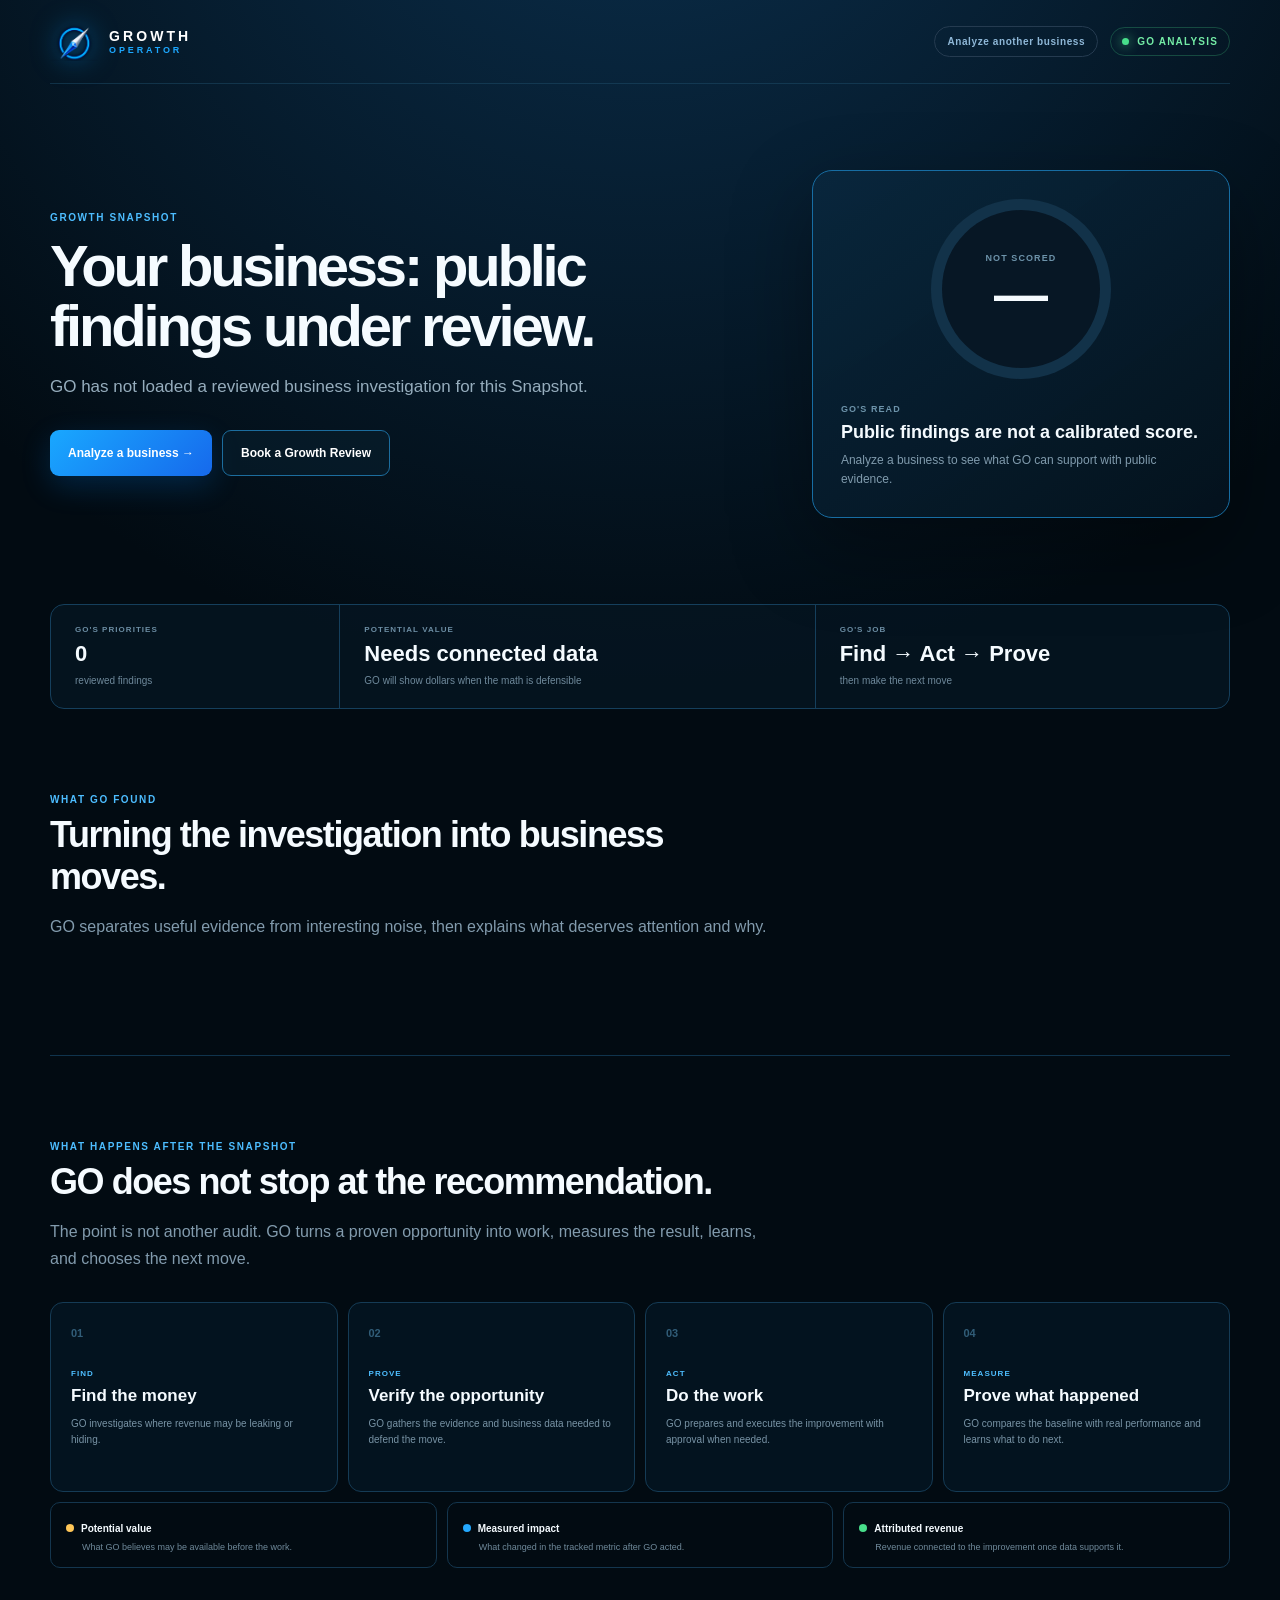
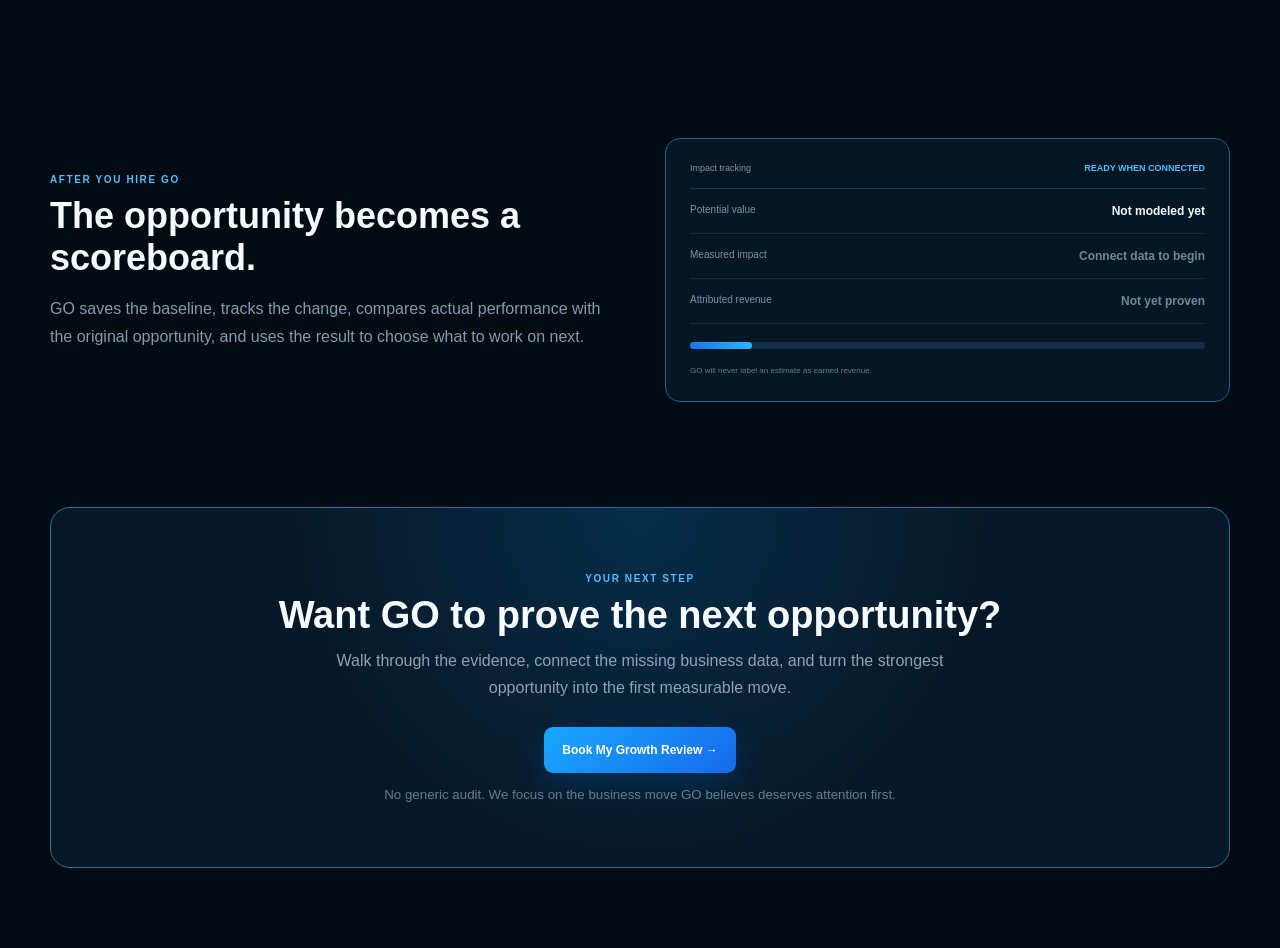
<file: Pages/growth-snapshot.html>
<!DOCTYPE html>
<html lang="en">
<head>
  <meta charset="UTF-8">
  <meta name="viewport" content="width=device-width, initial-scale=1.0">
  <title>Growth Snapshot — Growth Operator</title>
  <link rel="stylesheet" href="../styles/growth-snapshot.css">
  <link rel="stylesheet" href="../styles/operator-opportunity-brief.css">
</head>
<body>
  <main class="snapshot-shell">
    <header class="snapshot-topbar">
      <a href="dashboard.html" class="brand snapshot-brand-lockup" aria-label="Growth Operator"><img src="../Assets/growth-operator-mark-clean.png" alt=""><span><strong>GROWTH</strong><small>OPERATOR</small></span></a>
      <div class="snapshot-header-actions"><a class="analyzer-link" href="operator-analyzer.html">Analyze another business</a><span class="analysis-badge"><i></i> GO ANALYSIS</span></div>
    </header>
    <section class="hero">
      <div class="hero-copy"><p class="eyebrow" id="snapshot-eyebrow">GROWTH SNAPSHOT</p><h1><span id="business-name">Your business</span>: public findings under review.</h1><p class="hero-lede" id="hero-lede">GO has not loaded a reviewed business investigation for this Snapshot.</p><div class="hero-actions"><a href="#opportunities" class="button primary">See what GO found ↓</a><a href="#call" class="button ghost">Book a Growth Review</a></div></div>
      <div class="score-card"><div class="score-ring" id="score-ring"><div><small id="score-label">NOT SCORED</small><strong id="growth-score">—</strong></div></div><div><small>GO'S READ</small><strong id="score-read">Public findings are not a calibrated score.</strong><p id="score-copy">Analyze a business to see what GO can support with public evidence.</p></div></div>
    </section>
    <section class="value-strip"><div><small>GO'S PRIORITIES</small><strong id="opportunity-count">0</strong><span id="opportunity-count-copy">reviewed findings</span></div><div><small id="revenue-strip-label">POTENTIAL VALUE</small><strong id="modeled-total">Needs connected data</strong><span id="revenue-strip-copy">GO will show dollars when the math is defensible</span></div><div><small>GO'S JOB</small><strong>Find → Act → Prove</strong><span>then make the next move</span></div></section>
    <section class="section" id="opportunities"><div class="section-heading"><p class="eyebrow">WHAT GO FOUND</p><h2>Turning the investigation into business moves.</h2><p>GO separates useful evidence from interesting noise, then explains what deserves attention and why.</p></div><div class="opportunity-list" id="opportunity-list"></div></section>
    <section class="proof-loop section"><div class="section-heading"><p class="eyebrow">WHAT HAPPENS AFTER THE SNAPSHOT</p><h2>GO does not stop at the recommendation.</h2><p>The point is not another audit. GO turns a proven opportunity into work, measures the result, learns, and chooses the next move.</p></div><div class="loop-grid"><article><b>01</b><span>FIND</span><strong>Find the money</strong><p>GO investigates where revenue may be leaking or hiding.</p></article><article><b>02</b><span>PROVE</span><strong>Verify the opportunity</strong><p>GO gathers the evidence and business data needed to defend the move.</p></article><article><b>03</b><span>ACT</span><strong>Do the work</strong><p>GO prepares and executes the improvement with approval when needed.</p></article><article><b>04</b><span>MEASURE</span><strong>Prove what happened</strong><p>GO compares the baseline with real performance and learns what to do next.</p></article></div><div class="money-legend"><div><i class="estimate"></i><strong>Potential value</strong><span>What GO believes may be available before the work.</span></div><div><i class="impact"></i><strong>Measured impact</strong><span>What changed in the tracked metric after GO acted.</span></div><div><i class="revenue"></i><strong>Attributed revenue</strong><span>Revenue connected to the improvement once data supports it.</span></div></div></section>
    <section class="pace-card section"><div><p class="eyebrow">AFTER YOU HIRE GO</p><h2>The opportunity becomes a scoreboard.</h2><p>GO saves the baseline, tracks the change, compares actual performance with the original opportunity, and uses the result to choose what to work on next.</p></div><div class="pace-visual"><div class="pace-head"><span>Impact tracking</span><b>READY WHEN CONNECTED</b></div><div class="pace-row"><span>Potential value</span><strong id="pace-estimate">Needs booking data</strong></div><div class="pace-row muted"><span>Measured impact</span><strong>Connect data to begin</strong></div><div class="pace-row muted"><span>Attributed revenue</span><strong>Not yet proven</strong></div><div class="progress"><i></i></div><small>GO will never label an estimate as earned revenue.</small></div></section>
    <section class="cta" id="call"><p class="eyebrow">YOUR NEXT STEP</p><h2>Want GO to prove the next opportunity?</h2><p>Walk through the evidence, connect the missing business data, and turn the strongest opportunity into the first measurable move.</p><button id="book-review" class="button primary">Book My Growth Review →</button><small>No generic audit. We focus on the business move GO believes deserves attention first.</small></section>
  </main>
  <div class="modal" id="math-modal" hidden><div class="modal-card"><button id="close-modal" class="modal-close">×</button><p class="eyebrow">SHOW ME THE MATH</p><h2 id="math-title">Potential value</h2><div id="math-content"></div><p class="disclaimer">GO keeps estimates separate from measured impact and attributed revenue. Connected traffic, conversion, booking and revenue data replaces assumptions and lets GO prove what happened.</p></div></div>
  <div class="toast" id="toast">Growth Review request captured for this preview.</div>
  <script src="../js/growth-snapshot.js"></script>
  <script src="../js/operator-opportunity-brief.js"></script>
</body>
</html>
</file>
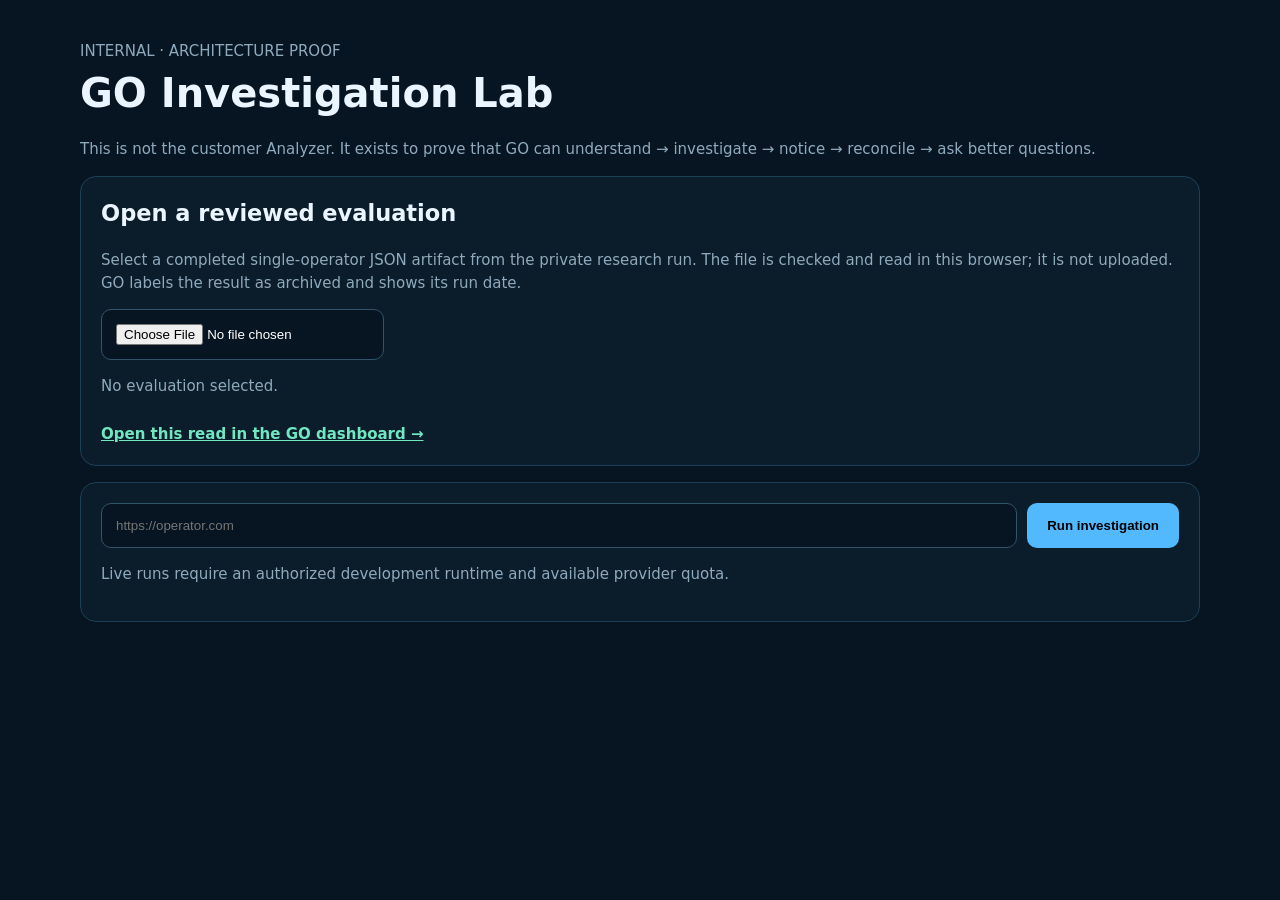
<file: Pages/investigation-lab.html>
<!doctype html><html><head><meta charset="utf-8"><meta name="viewport" content="width=device-width,initial-scale=1"><title>GO Investigation Lab</title><style>
body{margin:0;background:#071522;color:#eaf5ff;font:15px/1.5 system-ui,-apple-system,sans-serif}.wrap{max-width:1120px;margin:auto;padding:40px 24px}h1{font-size:40px;margin:0 0 8px}h2{margin-top:0}.muted{color:#8faabd}.card{border:1px solid #1e4056;background:#0b1c2a;border-radius:16px;padding:20px;margin:16px 0}.row{display:flex;gap:10px}input{flex:1;background:#071522;border:1px solid #31546a;color:#fff;padding:14px;border-radius:10px}button{background:#52b9ff;border:0;padding:0 20px;border-radius:10px;font-weight:700}.pill{display:inline-block;border:1px solid #31546a;border-radius:999px;padding:4px 9px;margin:3px;font-size:12px}.good{color:#70e6c1}.warn{color:#ffd479}.grid{display:grid;grid-template-columns:1fr 1fr;gap:16px}pre{white-space:pre-wrap;word-break:break-word;color:#b9d0df;font-size:12px}ol{padding-left:20px}@media(max-width:760px){.grid{grid-template-columns:1fr}.row{display:block}button{padding:14px;width:100%;margin-top:8px}}</style></head>
<body><main class="wrap"><div class="muted">INTERNAL · ARCHITECTURE PROOF</div><h1>GO Investigation Lab</h1><p class="muted">This is not the customer Analyzer. It exists to prove that GO can understand → investigate → notice → reconcile → ask better questions.</p>
<div class="card"><h2>Open a reviewed evaluation</h2><p class="muted">Select a completed single-operator JSON artifact from the private research run. The file is checked and read in this browser; it is not uploaded. GO labels the result as archived and shows its run date.</p><input id="artifact" type="file" accept=".json,application/json" aria-label="Single-operator evaluation JSON"><p id="import-status" class="muted">No evaluation selected.</p><a id="dashboard-link" href="dashboard.html" hidden style="display:inline-block;margin-top:10px;color:#70e6c1;font-weight:700">Open this read in the GO dashboard →</a></div>
<div class="card"><div class="row"><input id="url" placeholder="https://operator.com"><button id="run">Run investigation</button></div><p id="status" class="muted">Live runs require an authorized development runtime and available provider quota.</p></div>
<section id="out" hidden><div class="card"><div class="muted">BUSINESS UNDERSTANDING</div><h2 id="name"></h2><p id="summary"></p><div id="facts"></div></div>
<div class="grid"><div class="card"><div class="muted">INITIAL QUESTIONS</div><ol id="initial"></ol></div><div class="card"><div class="muted">WHAT THE EVIDENCE MADE GO NOTICE</div><div id="signals"></div></div></div>
<div class="card"><div class="muted">FOLLOW-UP INVESTIGATION</div><h2>Questions after GO saw the market evidence</h2><ol id="follow"></ol></div>
<details class="card"><summary>Developer evidence + telemetry</summary><pre id="raw"></pre></details></section></main>
<script src="../js/research-artifact-import.js"></script><script>
const $=id=>document.getElementById(id),esc=s=>String(s??'').replace(/[&<>"]/g,c=>({'&':'&amp;','<':'&lt;','>':'&gt;','"':'&quot;'}[c]));
$('artifact').onchange=async()=>{$('dashboard-link').hidden=true;const file=$('artifact').files?.[0];if(!file)return;
try{if(file.size>15*1024*1024)throw new Error('The artifact exceeds the 15 MB browser import limit.');
const read=window.GOResearchArtifactImport.extract(JSON.parse(await file.text()));
localStorage.setItem('growthOperatorResearchJudgment',JSON.stringify(read));
$('import-status').textContent=`Archived evaluation for ${read.dossier.businessName} · ${read.capturedAt.slice(0,10)}. Review its dated dashboard read.`;
$('dashboard-link').hidden=false;
}catch(error){$('import-status').textContent='Import stopped: '+error.message}};
$('run').onclick=async()=>{const website=$('url').value.trim();if(!website)return;$('run').disabled=true;$('status').textContent='GO is researching. This proof intentionally does more work than the old Analyzer…';$('out').hidden=true;
try{const r=await fetch('/.netlify/functions/investigation-lab',{method:'POST',headers:{'Content-Type':'application/json'},body:JSON.stringify({action:'run-proof',website})});const d=await r.json();if(!r.ok)throw new Error(d.error||'Investigation failed');
$('out').hidden=false;$('name').textContent=d.dossier.businessName||'Business';$('summary').textContent=d.dossier.summary||'';
$('dashboard-link').hidden=true;if(d.state==="PROOF_JUDGED"){const read=window.GOResearchArtifactImport.extract({startedAt:d.capturedAt,results:[{summary:{httpStatus:r.status,website:d.website},response:d}]},{sourceType:"LIVE_LAB"});localStorage.setItem("growthOperatorResearchJudgment",JSON.stringify(read));$('dashboard-link').hidden=false;}
$('facts').innerHTML='<span class="pill">'+esc(d.dossier.businessModel)+'</span><span class="pill">'+esc(d.dossier.operatingMarket)+'</span>'+(d.dossier.products||[]).map(x=>'<span class="pill">'+esc(x.name)+'</span>').join('');
$('initial').innerHTML=(d.initialPlan.questions||[]).map(q=>'<li><b>'+esc(q.question)+'</b><br><span class="muted">'+esc(q.commercialReason)+'</span></li>').join('');
const signalRows=[...(d.signals.strengths||[]),...(d.signals.anomalies||[])];$('signals').innerHTML=signalRows.length?signalRows.map(x=>'<p class="'+(x.state==='LEVERAGE'?'good':'warn')+'"><b>'+esc(x.headline)+'</b><br><span class="muted">'+esc(x.reason||x.note||'')+'</span></p>').join(''):'<p class="muted">No cross-surface anomaly earned promotion.</p>';
$('follow').innerHTML=(d.followUpPlan.questions||[]).map(q=>'<li><b>'+esc(q.question)+'</b><br><span class="muted">'+esc(q.commercialReason)+'</span><br><small>'+esc((q.capabilities||[]).join(' · '))+'</small></li>').join('');
$('raw').textContent=JSON.stringify({queries:d.queriesResearched,surfaceStatus:d.surfaceStatus,signals:d.signals,telemetry:d.telemetry,validation:d.validation},null,2);$('status').textContent='Investigation complete · '+d.evidence.length+' normalized evidence records';
}catch(e){$('status').textContent='Stopped: '+e.message}finally{$('run').disabled=false}};
</script></body></html>
</file>
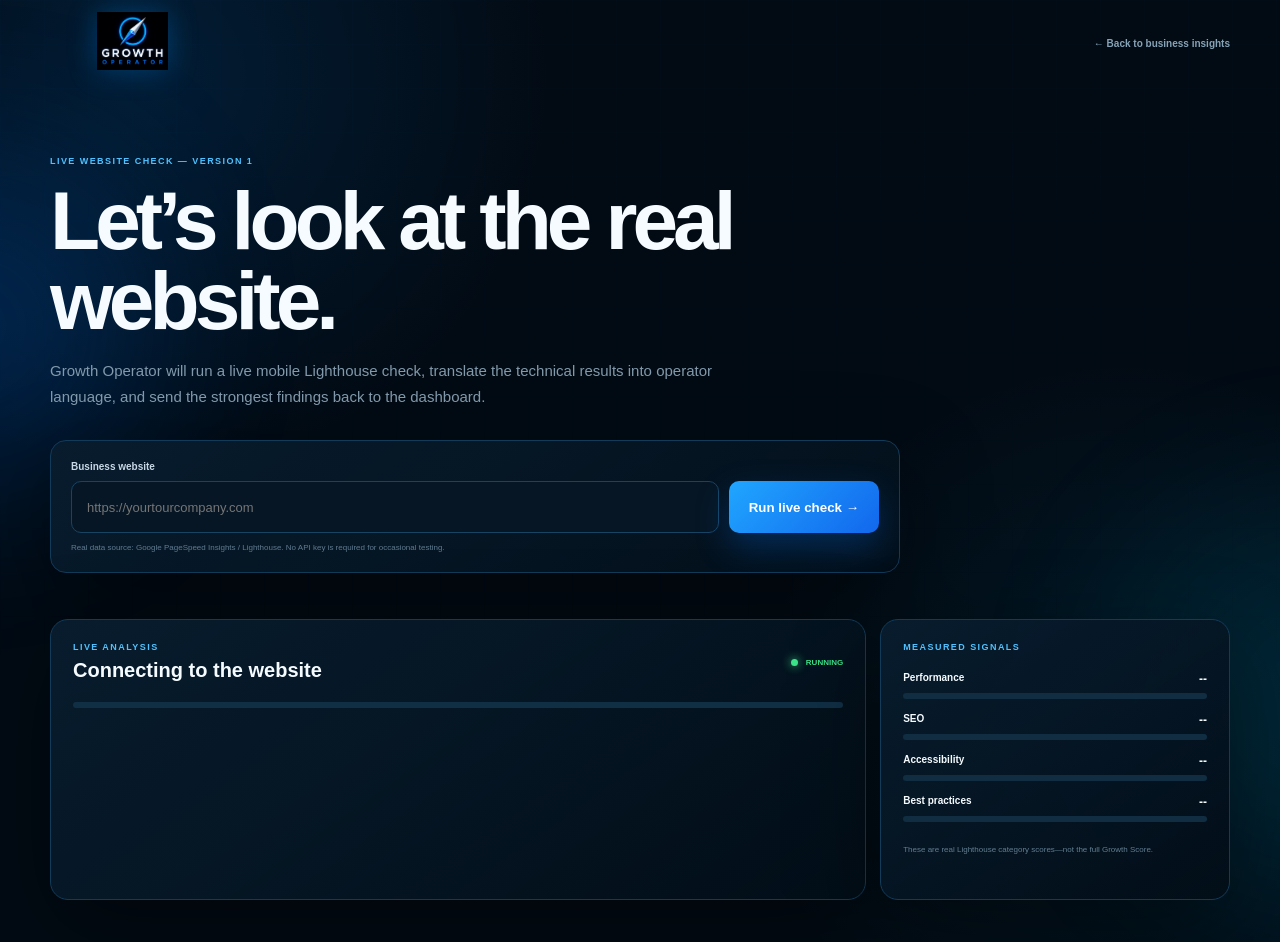
<file: Pages/live-analysis.html>
<!DOCTYPE html>
<html lang="en">
<head>
  <meta charset="UTF-8">
  <meta name="viewport" content="width=device-width, initial-scale=1.0">
  <meta name="description" content="Run a live Growth Operator website check using real Lighthouse data.">
  <title>Live Website Check — Growth Operator</title>
  <link rel="icon" href="../Assets/favicon.svg" type="image/svg+xml">
  <link rel="stylesheet" href="../styles/live-analysis.css">
</head>
<body>
  <main class="analysis-shell">
    <div class="ambient ambient-one"></div><div class="ambient ambient-two"></div><div class="grid"></div>
    <header class="analysis-header">
      <a href="dashboard.html"><img src="../Assets/growth-operator-logo.png" alt="Growth Operator"></a>
      <a class="back-link" href="dashboard.html">← Back to business insights</a>
    </header>

    <section class="analysis-hero">
      <p class="eyebrow">LIVE WEBSITE CHECK — VERSION 1</p>
      <h1>Let’s look at the real website.</h1>
      <p>Growth Operator will run a live mobile Lighthouse check, translate the technical results into operator language, and send the strongest findings back to the dashboard.</p>

      <form id="audit-form" class="audit-form">
        <label for="audit-url">Business website</label>
        <div><input id="audit-url" type="url" placeholder="https://yourtourcompany.com" required><button id="audit-button" type="submit">Run live check <span>→</span></button></div>
        <small>Real data source: Google PageSpeed Insights / Lighthouse. No API key is required for occasional testing.</small>
      </form>
    </section>

    <section id="analysis-workspace" class="analysis-workspace" hidden>
      <article class="run-card">
        <div class="run-header"><div><p class="eyebrow">LIVE ANALYSIS</p><h2 id="run-title">Connecting to the website</h2></div><span id="run-state"><i></i> RUNNING</span></div>
        <div class="master-track"><span id="master-bar"></span></div>
        <div id="run-log" class="run-log" aria-live="polite"></div>
      </article>

      <aside class="score-card">
        <p class="eyebrow">MEASURED SIGNALS</p>
        <div class="score-list">
          <div data-score="performance"><span>Performance</span><strong>--</strong><i><b></b></i></div>
          <div data-score="seo"><span>SEO</span><strong>--</strong><i><b></b></i></div>
          <div data-score="accessibility"><span>Accessibility</span><strong>--</strong><i><b></b></i></div>
          <div data-score="bestPractices"><span>Best practices</span><strong>--</strong><i><b></b></i></div>
        </div>
        <p class="score-note">These are real Lighthouse category scores—not the full Growth Score.</p>
      </aside>
    </section>

    <section id="results" class="results" hidden>
      <div class="results-heading"><div><p class="eyebrow">LIVE RESULTS</p><h2>Here’s what the website told us.</h2><p id="results-summary"></p></div><button id="send-dashboard" type="button">Send findings to dashboard →</button></div>
      <div id="metric-strip" class="metric-strip"></div>
      <div id="live-findings" class="live-findings"></div>
      <div class="scope-note"><strong>What this version checks:</strong> mobile performance, SEO fundamentals, accessibility, best practices, and selected Lighthouse audits. Google Business Profile, reviews, competitors, booking-flow crawling, social presence, and analytics connections come next.</div>
    </section>

    <section id="error-panel" class="error-panel" hidden><h2>We couldn’t complete this check.</h2><p id="error-message"></p><button id="try-again" type="button">Try again</button></section>
  </main>
  <script src="../js/live-analysis.js"></script>
</body>
</html>
</file>
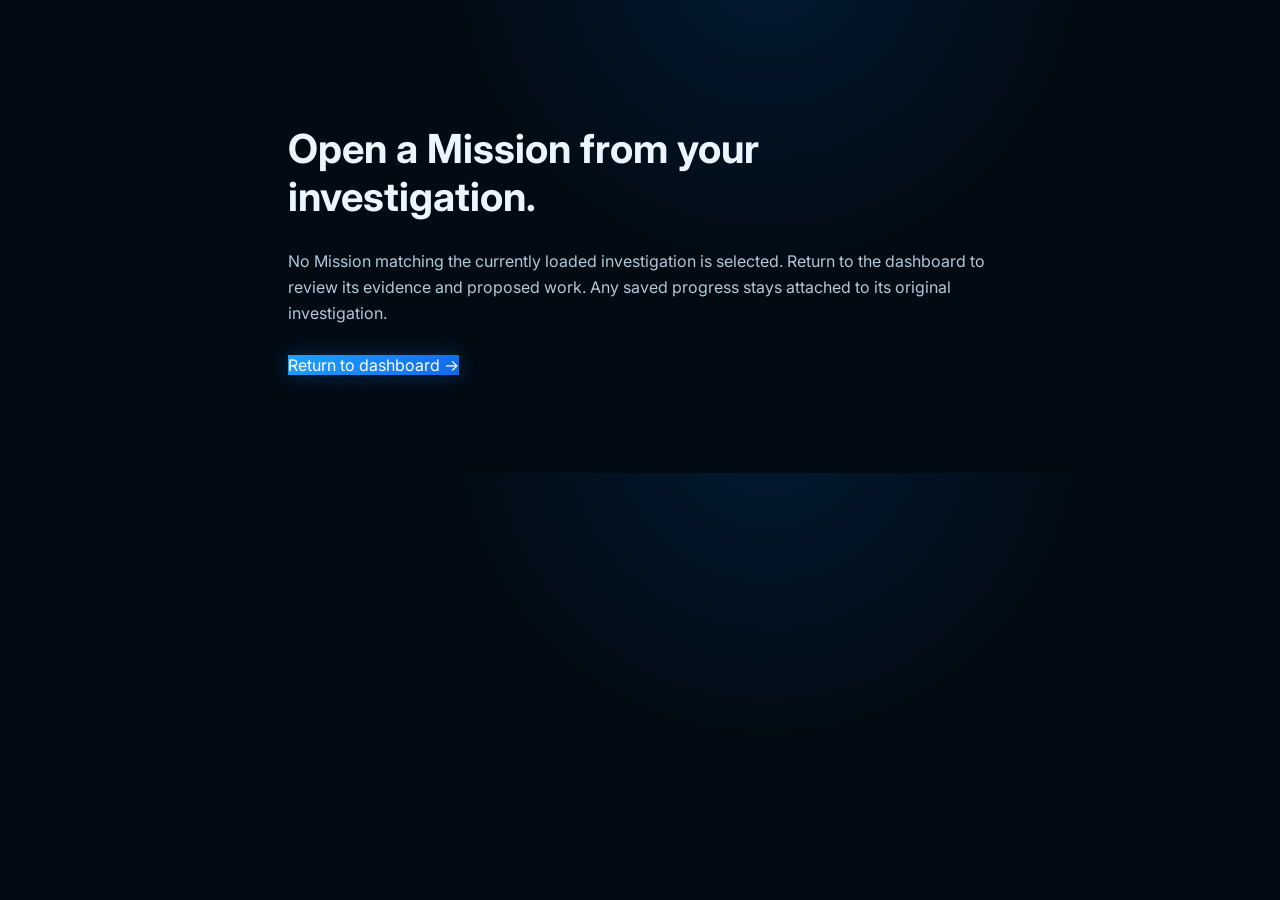
<file: Pages/mission.html>
<!DOCTYPE html>
<html lang="en">
<head>
  <meta charset="UTF-8">
  <meta name="viewport" content="width=device-width, initial-scale=1.0">
  <title>Mission Workspace — Growth Operator</title>
  <link rel="icon" href="../Assets/favicon.svg" type="image/svg+xml">
  <link rel="stylesheet" href="../styles/mission.css">
</head>
<body class="mission-pending">
  <noscript><p>This Mission workspace needs JavaScript. <a href="dashboard.html">Return to dashboard</a>.</p></noscript>
  <div class="mission-shell">
    <aside class="mission-sidebar">
      <a class="mission-brand" href="dashboard.html"><img src="../Assets/growth-operator-logo.png" alt="Growth Operator"></a>
      <a class="back-link" href="dashboard.html">← Back to dashboard</a>
      <div class="mission-side-status">
        <span class="status-dot"></span>
        <div><small>ACTIVE MISSION</small><strong id="side-pillar">Conversion</strong></div>
      </div>
      <nav class="workspace-nav">
        <button class="active" data-tab="plan">Mission plan</button>
        <button data-tab="evidence">Why we picked it</button>
        <button data-tab="preview">Preview fix</button>
        <button data-tab="progress">Progress</button>
        <button data-tab="outcome" hidden>Outcome record</button>
      </nav>
      <div class="score-impact">
        <small>PROJECTED SCORE IMPACT</small>
        <strong>+<span id="projected-points">4</span> points</strong>
        <p>Completing this mission can improve your weakest growth pillar.</p>
      </div>
    </aside>

    <main class="mission-main">
      <header class="mission-header">
        <div>
          <p class="eyebrow" id="mission-eyebrow">TODAY'S HIGHEST-IMPACT MISSION</p>
          <h1 id="workspace-title">Improve mobile booking conversion</h1>
          <p id="workspace-subtitle">Reduce friction between tour discovery and completed checkout.</p>
        </div>
        <div class="mission-header-actions">
          <button class="quiet-button" id="save-exit">Save & exit</button>
          <button class="primary-button" id="complete-mission">Complete mission</button>
        </div>
      </header>

      <section class="mission-stats">
        <article><small>ESTIMATED IMPACT</small><strong id="impact-value">+$18,400</strong><span>per year</span></article>
        <article><small>CONFIDENCE</small><strong id="confidence-value">94%</strong><span>Recommendation confidence</span></article>
        <article><small>ESTIMATED TIME</small><strong id="time-value">45 min</strong><span>focused work</span></article>
        <article><small>PRIMARY PILLAR</small><strong id="pillar-value">Conversion</strong><span id="pillar-score">61/100</span></article>
      </section>

      <section class="workspace-panel active" data-panel="plan">
        <div class="panel-heading"><div><p class="eyebrow">YOUR ACTION PLAN</p><h2>Complete these steps in order.</h2></div><span id="checklist-progress">0 of 5 complete</span></div>
        <div class="task-list" id="task-list"></div>
        <div class="advisor-guidance">
          <span class="advisor-avatar">A</span>
          <div><small>GROWTH OPERATOR GUIDANCE</small><strong id="advisor-guidance-title">Start with the highest-leverage change.</strong><p id="advisor-guidance-copy">The checklist is ordered so the fastest, clearest wins happen first.</p></div>
        </div>
      </section>

      <section class="workspace-panel" data-panel="evidence">
        <div class="panel-heading"><div><p class="eyebrow">WHY THIS MISSION</p><h2>The signals behind our recommendation.</h2></div><span class="preview-badge">PREVIEW DATA</span></div>
        <div class="evidence-grid" id="evidence-grid"></div>
        <div class="operator-note"><strong>What changes when live data is connected?</strong><p>Website scans, Google Business Profile, analytics, booking data, reviews, and competitor signals will replace modeled findings while preserving this same decision workflow.</p></div>
      </section>

      <section class="workspace-panel" data-panel="preview">
        <div class="panel-heading"><div><p class="eyebrow">PREVIEW THE FIX</p><h2>Make the improvement easy to understand.</h2></div><span class="preview-badge">BEFORE → AFTER</span></div>
        <div class="comparison-grid">
          <article class="comparison-card before"><small>CURRENT EXPERIENCE</small><h3 id="before-title">The next step is unclear.</h3><ul id="before-list"></ul><div class="phone-mock current"><div class="phone-bar"></div><span>Tour detail</span><h4>Adventure Starts Here.</h4><p>Scroll to find availability and booking.</p><button>Learn more</button></div></article>
          <article class="comparison-card after"><small>RECOMMENDED EXPERIENCE</small><h3 id="after-title">The booking path stays obvious.</h3><ul id="after-list"></ul><div class="phone-mock recommended"><div class="phone-bar"></div><span>Tour detail</span><h4>Adventure Starts Here.</h4><p>Trust, availability, and action stay together.</p><button>Book now</button></div></article>
        </div>
      </section>

      <section class="workspace-panel" data-panel="progress">
        <div class="panel-heading"><div><p class="eyebrow">MISSION PROGRESS</p><h2>Turn action into measurable growth.</h2></div><span id="progress-percent">0%</span></div>
        <div class="progress-hero"><div class="progress-ring" id="progress-ring"><strong id="progress-number">0%</strong><span>complete</span></div><div><h3 id="progress-message">Your mission is ready to begin.</h3><p>Complete each checklist item. Growth Operator will eventually verify connected signals and track the outcome after launch.</p></div></div>
        <div class="measurement-grid"><article><small>BASELINE SCORE</small><strong id="baseline-score">66</strong></article><article><small>PROJECTED SCORE</small><strong id="projected-score">70</strong></article><article><small>TRACKING WINDOW</small><strong>14 days</strong></article></div>
      </section>

      <section class="workspace-panel outcome-panel" data-panel="outcome" hidden>
        <div class="panel-heading"><div><p class="eyebrow">OPERATOR RECORD</p><h2>What happened after the decision?</h2></div><span id="outcome-status" class="preview-badge">NO BASELINE YET</span></div>
        <p class="outcome-intro">Enter figures from your own system. A change in a metric is an observation, not proof that GO caused it. This research preview saves the record in this browser only.</p>
        <p id="outcome-error" role="alert" hidden></p>
        <div id="outcome-history" class="outcome-history"></div>
        <form id="outcome-baseline" class="outcome-form">
          <h3>1. Record the baseline</h3>
          <div class="outcome-fields">
            <label>Metric name <input name="metric" required maxlength="100" placeholder="e.g. Direct bookings"></label>
            <label>Unit <select name="unit"><option value="bookings">Bookings</option><option value="inquiries">Inquiries</option><option value="website_visits">Website visits</option><option value="revenue_usd">Revenue in USD</option><option value="custom">Other count</option></select></label>
            <label>Measured value <input name="value" type="number" min="0" step="any" required placeholder="From your records"></label>
            <label>Period length <input name="period" required maxlength="100" placeholder="e.g. 7-day window"></label>
            <label>Period start date <input name="startedAt" type="date" required></label>
            <label>Period end date <input name="observedAt" type="date" required></label>
            <label>Data source <input name="source" required maxlength="100" placeholder="e.g. Booking platform report"></label>
          </div>
          <button type="submit" class="primary-button">Save baseline</button>
        </form>
        <form id="outcome-action" class="outcome-form" hidden>
          <h3>2. Report an action actually taken</h3>
          <p>Record what an operator did after approval. This does not claim that GO published or executed the change.</p>
          <div class="outcome-fields">
            <label>Action taken <input name="description" required maxlength="500" placeholder="Describe the actual change"></label>
            <label>Date performed <input name="performedAt" type="date" required></label>
            <label>Reported by <input name="reportedBy" required maxlength="100" placeholder="Name or team"></label>
          </div>
          <label class="outcome-attestation"><input name="approved" type="checkbox" required> I confirm the operator approved and performed this action.</label>
          <button type="submit" class="primary-button">Record reported action</button>
        </form>
        <form id="outcome-followup" class="outcome-form" hidden>
          <h3>3. Compare a later period</h3>
          <p>Use the same metric and number of days, beginning after the action. GO records the difference without assigning cause or revenue credit.</p>
          <div class="outcome-fields">
            <label>Measured value <input name="value" type="number" min="0" step="any" required></label>
            <label>Period length <input name="period" required maxlength="100" placeholder="Same as baseline"></label>
            <label>Period start date <input name="startedAt" type="date" required></label>
            <label>Period end date <input name="observedAt" type="date" required></label>
            <label>Data source <input name="source" required maxlength="100" placeholder="Same system if possible"></label>
          </div>
          <button type="submit" class="primary-button">Record follow-up</button>
        </form>
      </section>
    </main>
  </div>

  <div class="completion-overlay" id="completion-overlay" aria-hidden="true">
    <div class="completion-card"><span>✓</span><p>MISSION COMPLETE</p><h2>Growth happens when insight becomes action.</h2><p id="completion-copy">Your progress has been saved.</p><button id="return-dashboard">Return to dashboard →</button></div>
  </div>

  <script src="../js/research-backed-dashboard.js"></script>
  <script src="../js/research-scope.js"></script>
  <script src="../js/mission-outcomes.js"></script>
  <script src="../js/mission-outcome-ui.js"></script>
  <script src="../js/mission.js"></script>
</body>
</html>
</file>
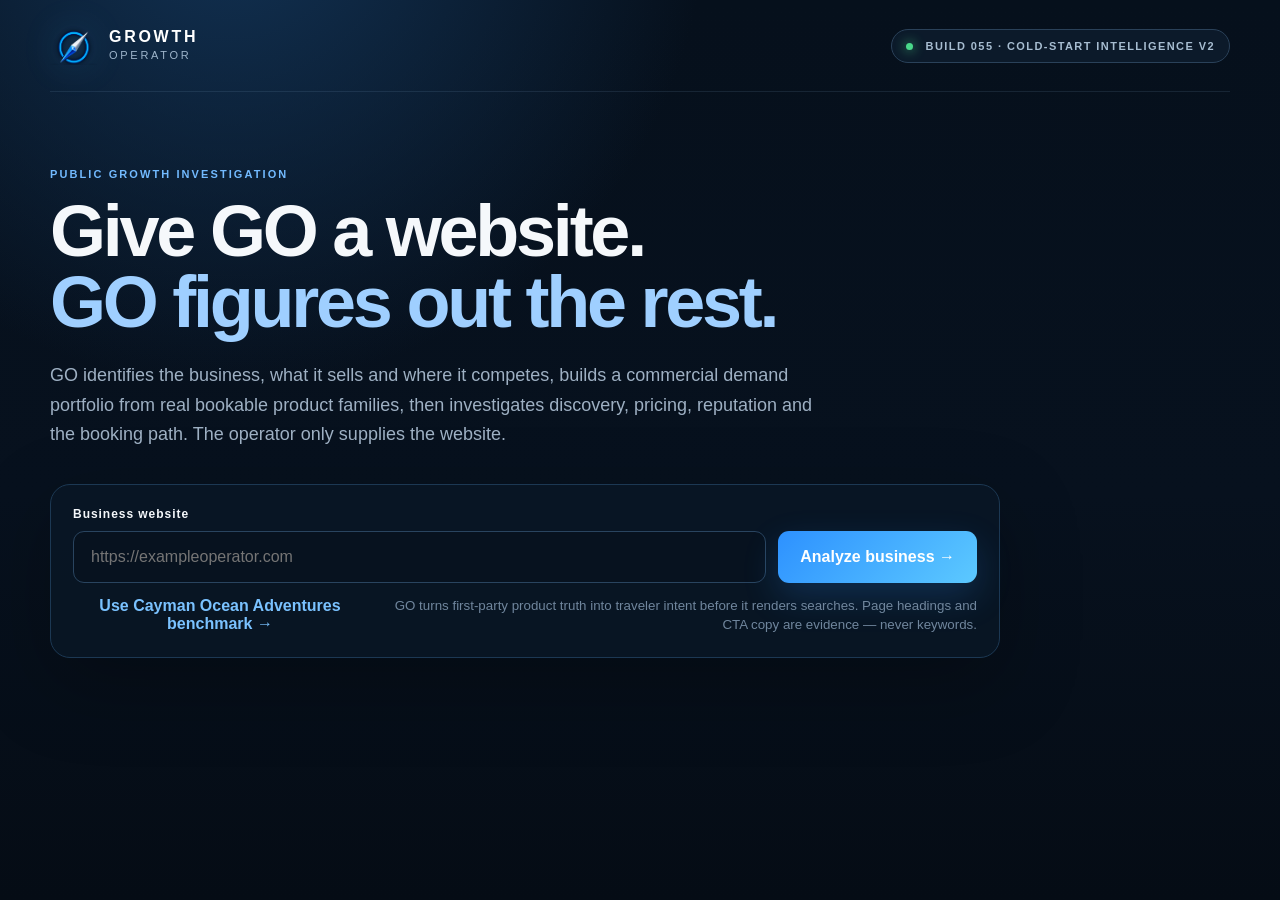
<file: Pages/operator-analyzer.html>
<!DOCTYPE html>
<html lang="en">
<head>
  <meta charset="UTF-8">
  <meta name="viewport" content="width=device-width, initial-scale=1.0">
  <title>Operator Analyzer — Growth Operator</title>
  <link rel="stylesheet" href="../styles/operator-analyzer.css">
</head>
<body>
  <main class="analyzer-shell">
    <header class="analyzer-topbar">
      <a href="dashboard.html" class="brand" aria-label="Growth Operator"><img src="../Assets/growth-operator-mark-clean.png" alt=""><span><strong>GROWTH</strong><small>OPERATOR</small></span></a>
      <div class="build-badge"><i></i> BUILD 055 · COLD-START INTELLIGENCE V2</div>
    </header>
    <section class="analyzer-hero">
      <p class="eyebrow">PUBLIC GROWTH INVESTIGATION</p>
      <h1>Give GO a website.<br><span>GO figures out the rest.</span></h1>
      <p class="hero-copy">GO identifies the business, what it sells and where it competes, builds a commercial demand portfolio from real bookable product families, then investigates discovery, pricing, reputation and the booking path. The operator only supplies the website.</p>
      <form id="analyzer-form" class="analyzer-form">
        <label for="business-url">Business website</label>
        <div class="input-row"><input id="business-url" type="url" placeholder="https://exampleoperator.com" required><button type="submit">Analyze business <span>→</span></button></div>
        <div class="test-row" id="benchmark-tools" hidden><button class="text-button" id="load-cayman" type="button">Use Cayman Ocean Adventures benchmark →</button><small>GO turns first-party product truth into traveler intent before it renders searches. Page headings and CTA copy are evidence — never keywords.</small></div>
      </form>
    </section>
    <section class="scan-panel" id="scan-panel" hidden>
      <div class="scan-head"><div><p class="eyebrow">GO IS REVIEWING THE BUSINESS</p><h2 id="scan-title">Building the public business profile</h2></div><span id="scan-state"><i></i> WORKING</span></div><div class="progress"><span id="scan-progress"></span></div>
      <div class="scan-grid" id="scan-grid"><article data-stage="website"><span>01</span><div><strong>Website & offers</strong><small>Business, experiences, pricing and pages</small></div><b>WAITING</b></article><article data-stage="search"><span>02</span><div><strong>Commercial demand</strong><small>Product families → traveler intent → representative searches</small></div><b>WAITING</b></article><article data-stage="reviews"><span>03</span><div><strong>Trust evidence</strong><small>On-site proof + public market references</small></div><b>WAITING</b></article><article data-stage="competitors"><span>04</span><div><strong>Competitive context</strong><small>Businesses surfacing around the same demand</small></div><b>WAITING</b></article><article data-stage="operator"><span>05</span><div><strong>Business model</strong><small>Known, inferred and still missing</small></div><b>WAITING</b></article></div>
    </section>
    <section class="results" id="results" hidden>
      <div class="results-head"><div><p class="eyebrow">GO'S FIRST READ</p><h2 id="result-title">GO is building the business read.</h2><p id="result-summary">GO found several specific opportunities worth pressure-testing.</p></div><div class="confidence-card"><small>ANALYSIS CONFIDENCE</small><strong id="confidence-score">MEDIUM</strong><span id="confidence-copy">Live website evidence</span></div></div>
      <div class="profile-strip" id="profile-strip"></div>
      <section class="research-read" id="research-read" hidden></section>
      <div class="truth-legend"><div><i class="public"></i><strong>Publicly verified</strong><span>GO can point to something on the live website or public market evidence.</span></div><div><i class="operator"></i><strong>GO inference</strong><span>A reasonable conclusion from the evidence, not a private fact.</span></div><div><i class="needs-data"></i><strong>Needs more data</strong><span>GO will not pretend to know what it cannot verify yet.</span></div></div>
      <div class="finding-list" id="finding-list"></div>
      <section class="data-gap-card"><div><p class="eyebrow">WHAT GO STILL NEEDS</p><h3>Public evidence finds the lead. Connected data proves the money.</h3><p id="data-gap-copy">GO can surface valuable leads before login. Traffic, conversion, booking volume, margin and revenue make the recommendation precise and measurable.</p></div><div class="data-pills"><span>Traffic</span><span>Conversion</span><span>Booking volume</span><span>Margin</span><span>Revenue</span></div></section>
      <div class="result-actions"><button id="open-snapshot" type="button">See what GO found <span>→</span></button><button id="reset-analysis" class="secondary" type="button">Analyze another business</button></div>
    </section>
    <section class="unsupported" id="unsupported" hidden><p class="eyebrow">GO COULDN'T READ THIS WEBSITE YET</p><h2>The scan stopped instead of inventing an answer.</h2><p id="unsupported-reason">Some websites block automated readers or require a scan route we have not connected yet.</p><div class="unsupported-box"><strong id="unsupported-url"></strong><span>Try another public website, or use the Cayman benchmark to confirm the experience is working.</span></div><button id="try-supported" type="button">Load the Cayman benchmark →</button></section>
  </main>
  <script src="../js/pricing-intelligence.js"></script>
  <script src="../js/trust-intelligence.js"></script>
  <script src="../js/conversion-intelligence.js"></script>
  <script src="../js/competitive-intelligence.js"></script>
  <script src="../js/positioning-intelligence.js"></script>
  <script src="../js/positioning-comparison.js"></script>
  <script src="../js/offer-evidence.js"></script>
  <script src="../js/business-dossier.js"></script>
  <script src="../js/offer-comparison.js"></script>
  <script src="../js/booking-journey-intelligence.js"></script>
  <script src="../js/product-architecture-intelligence.js"></script>
  <script src="../js/action-plan-intelligence.js"></script>
  <script src="../js/presentation-gate.js"></script>
  <script src="../js/opportunity-brain.js"></script>
  <script src="../js/operator-analyzer.js"></script>
  <script src="../js/cold-start-intelligence-v2.js"></script>
  <script src="../js/cold-start-intelligence-v3.js"></script>
  <script src="../js/cold-start-judgment-v1.js"></script>
  <script src="../js/zero-input-operator-flow.js"></script>
</body>
</html>
</file>
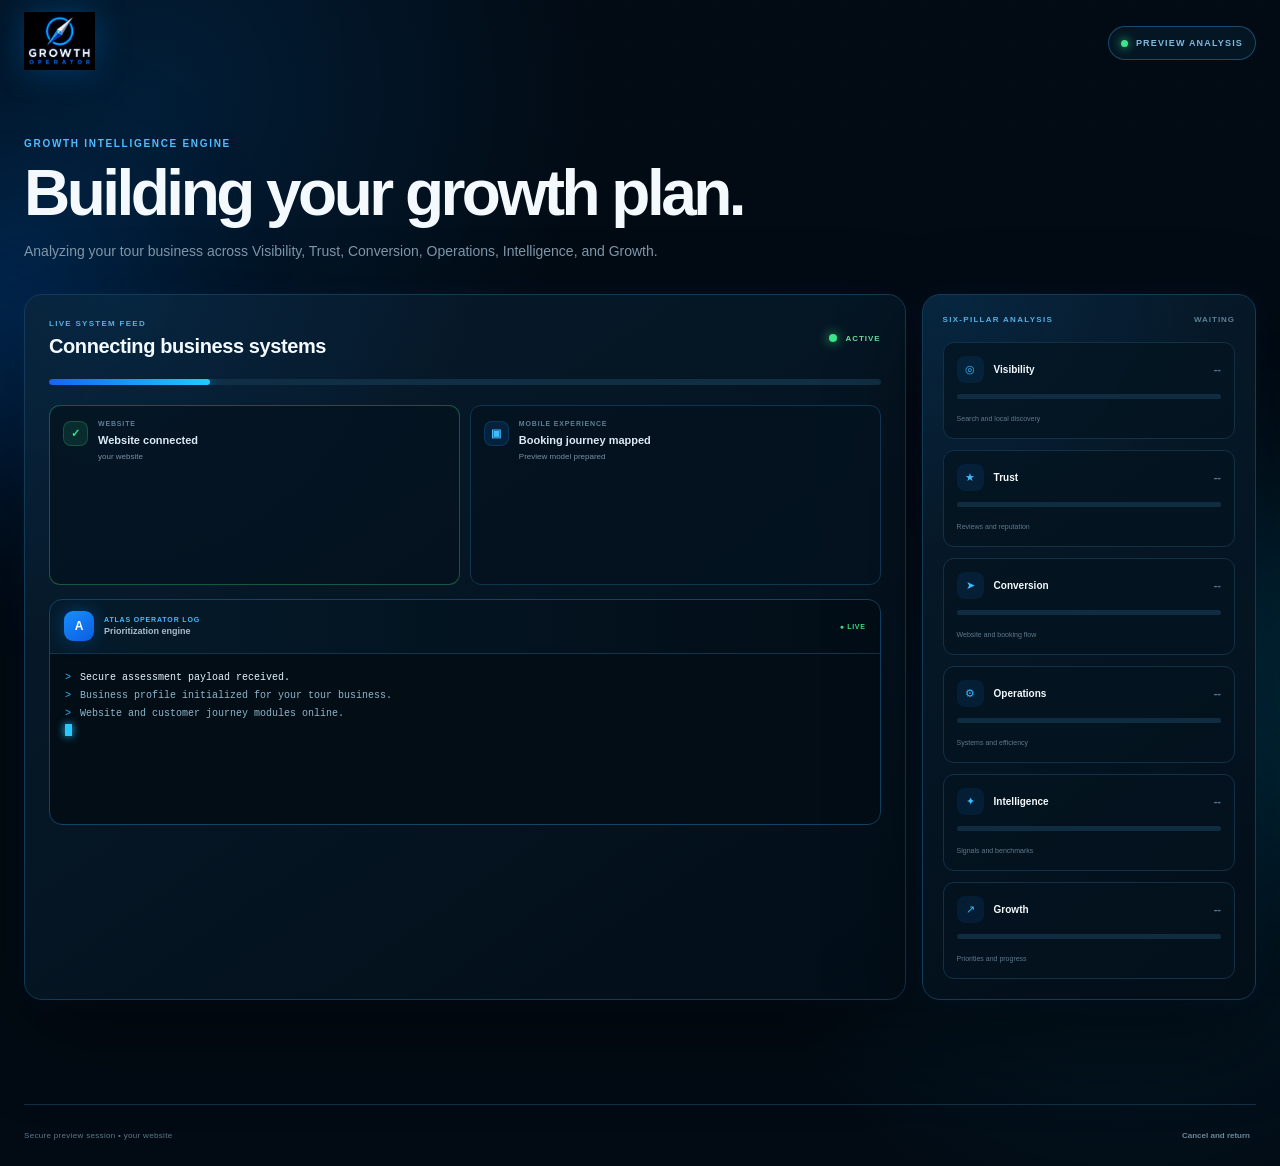
<file: Pages/scan.html>
<!DOCTYPE html>
<html lang="en">
<head>
  <meta charset="UTF-8">
  <meta name="viewport" content="width=device-width, initial-scale=1.0">
  <meta name="description" content="Growth Operator is preparing your personalized tour business growth analysis.">
  <title>Analyzing Your Business — Growth Operator</title>
  <link rel="icon" href="../Assets/favicon.svg" type="image/svg+xml">
  <link rel="stylesheet" href="../styles/scan.css">
</head>
<body>
  <main class="scan-shell">
    <div class="ambient ambient-one"></div>
    <div class="ambient ambient-two"></div>
    <div class="grid-overlay"></div>

    <header class="scan-header">
      <a href="../index.html" class="brand" aria-label="Return to Growth Operator">
        <img src="../Assets/growth-operator-logo.png" alt="Growth Operator">
      </a>

      <div class="mode-pill">
        <span></span>
        PREVIEW ANALYSIS
      </div>
    </header>

    <section class="scan-stage" aria-labelledby="scan-title">
      <div class="scan-intro">
        <p class="eyebrow">GROWTH INTELLIGENCE ENGINE</p>
        <h1 id="scan-title">Building your growth plan.</h1>
        <p id="business-context">
          Connecting your business data to the six Growth Pillars.
        </p>
      </div>

      <div class="scan-layout">
        <section class="engine-card">
          <div class="engine-card__header">
            <div>
              <p>LIVE SYSTEM FEED</p>
              <h2 id="phase-title">Initializing Growth Operator</h2>
            </div>
            <div class="engine-state">
              <span class="pulse"></span>
              <strong id="engine-state-label">ACTIVE</strong>
            </div>
          </div>

          <div class="master-progress" aria-label="Overall scan progress">
            <span id="master-progress-bar"></span>
          </div>

          <div class="module-feed" id="module-feed" aria-live="polite"></div>

          <div class="operator-log">
            <div class="operator-log__header">
              <span class="atlas-mark">A</span>
              <div>
                <small>ATLAS OPERATOR LOG</small>
                <strong>Prioritization engine</strong>
              </div>
              <span class="terminal-status">● LIVE</span>
            </div>

            <div class="terminal" id="terminal" aria-live="polite"></div>
          </div>
        </section>

        <aside class="pillar-panel">
          <div class="pillar-panel__header">
            <p>SIX-PILLAR ANALYSIS</p>
            <span id="pillar-status">WAITING</span>
          </div>

          <div class="pillar-list" id="pillar-list">
            <article class="pillar" data-pillar="Visibility">
              <div><span class="pillar-icon">◎</span><strong>Visibility</strong><b>--</b></div>
              <div class="pillar-track"><span></span></div>
              <small>Search and local discovery</small>
            </article>

            <article class="pillar" data-pillar="Trust">
              <div><span class="pillar-icon">★</span><strong>Trust</strong><b>--</b></div>
              <div class="pillar-track"><span></span></div>
              <small>Reviews and reputation</small>
            </article>

            <article class="pillar" data-pillar="Conversion">
              <div><span class="pillar-icon">➤</span><strong>Conversion</strong><b>--</b></div>
              <div class="pillar-track"><span></span></div>
              <small>Website and booking flow</small>
            </article>

            <article class="pillar" data-pillar="Operations">
              <div><span class="pillar-icon">⚙</span><strong>Operations</strong><b>--</b></div>
              <div class="pillar-track"><span></span></div>
              <small>Systems and efficiency</small>
            </article>

            <article class="pillar" data-pillar="Intelligence">
              <div><span class="pillar-icon">✦</span><strong>Intelligence</strong><b>--</b></div>
              <div class="pillar-track"><span></span></div>
              <small>Signals and benchmarks</small>
            </article>

            <article class="pillar" data-pillar="Growth">
              <div><span class="pillar-icon">↗</span><strong>Growth</strong><b>--</b></div>
              <div class="pillar-track"><span></span></div>
              <small>Priorities and progress</small>
            </article>
          </div>
        </aside>
      </div>
    </section>

    <section class="mission-reveal" id="mission-reveal" aria-hidden="true">
      <div class="mission-orbit orbit-one"></div>
      <div class="mission-orbit orbit-two"></div>

      <div class="mission-ready">
        <span class="mission-check">✓</span>
        <p>ANALYSIS COMPLETE</p>
        <h2>Mission ready.</h2>
        <p id="mission-business-name">Your Growth Operator command center is prepared.</p>

        <div class="mission-card">
          <div>
            <small>TODAY'S HIGHEST-IMPACT MISSION</small>
            <h3 id="mission-title">Improve mobile booking conversion</h3>
            <p id="mission-reason">Reduce friction between tour discovery and completed checkout.</p>
          </div>

          <div class="mission-metrics">
            <span><small>CONFIDENCE</small><strong id="mission-confidence">92%</strong></span>
            <span><small>PRIORITY</small><strong>HIGH</strong></span>
          </div>
        </div>

        <div class="reveal-actions">
          <button id="open-dashboard" type="button">Open my command center <span>→</span></button>
          <button id="restart-scan" class="secondary" type="button">Run preview again</button>
        </div>

        <small class="preview-note">
          Preview results demonstrate the Growth Operator experience. Live connected data will replace modeled findings.
        </small>
      </div>
    </section>

    <footer class="scan-footer">
      <span id="footer-status">Secure session initialized</span>
      <button id="cancel-scan" type="button">Cancel and return</button>
    </footer>
  </main>

  <script src="../js/scan.js"></script>
</body>
</html>
</file>
<file: styles.css>
@import url('https://fonts.googleapis.com/css2?family=Inter:wght@400;500;600;700;800&display=swap');

:root{--bg:#020c17;--bg-2:#061322;--panel:#071827;--panel-2:#0a1d2f;--line:#12324b;--text:#f7fbff;--muted:#8ea4b8;--blue:#168cff;--blue-2:#00b8ff;--green:#40dd78;--gold:#ffc21a;--purple:#bb4cff;--orange:#ff792a;--shadow:0 18px 45px rgba(0,0,0,.32)}
*{box-sizing:border-box}html{scroll-behavior:smooth}body{margin:0;background:radial-gradient(circle at 60% -10%,rgba(0,121,255,.1),transparent 32%),var(--bg);color:var(--text);font-family:Inter,Arial,sans-serif;min-width:1180px}button,a{font:inherit}.app-shell{display:grid;grid-template-columns:188px 1fr;min-height:100vh}.sidebar{position:sticky;top:0;height:100vh;padding:18px 14px 16px;border-right:1px solid var(--line);background:linear-gradient(180deg,#020c16 0%,#04111d 100%);display:flex;flex-direction:column;z-index:20}.brand{display:flex;align-items:center;gap:12px;text-decoration:none;color:white;margin:0 4px 20px}.brand-mark{width:58px;height:58px;border-radius:50%;display:grid;place-items:center;position:relative;background:radial-gradient(circle,#0d2640 35%,#006fff 38%,#00b6ff 52%,transparent 55%);filter:drop-shadow(0 0 14px rgba(0,140,255,.8))}.brand-mark span{width:34px;height:8px;border-radius:100% 10% 100% 10%;background:white;transform:rotate(-43deg);box-shadow:0 0 8px white}.brand-name{display:grid;gap:3px;letter-spacing:.17em}.brand-name strong{font-size:14px}.brand-name small{font-size:11px;color:#18b7ff;font-weight:800}.nav{display:grid;gap:3px}.nav-link{height:39px;border-radius:8px;display:flex;align-items:center;gap:11px;padding:0 11px;color:#a9b9c8;text-decoration:none;font-size:12px;font-weight:600;transition:.2s}.nav-link span{width:19px;text-align:center;font-size:15px}.nav-link:hover,.nav-link.active{background:linear-gradient(90deg,rgba(18,129,255,.22),rgba(18,129,255,.07));color:#eaf7ff;box-shadow:inset 0 0 0 1px rgba(27,146,255,.09)}.nav-link.active span{color:#4cb5ff}.sidebar-card{border:1px solid var(--line);border-radius:10px;background:#061625;padding:10px;margin-top:14px}.user-card{display:flex;gap:9px;align-items:center}.mini-avatar,.avatar{display:grid;place-items:center;border-radius:50%;background:linear-gradient(145deg,#1b9eff,#1268dc);color:#fff;font-weight:800}.mini-avatar{width:30px;height:30px;font-size:10px}.sidebar-card div,.sidebar-card{font-size:10px}.sidebar-card strong{display:block;font-size:10px}.sidebar-card small{display:block;color:var(--muted);margin-top:3px}.plan-card button{width:100%;margin-top:10px;border:1px solid #16507c;background:transparent;color:#25b6ff;border-radius:6px;padding:7px;font-size:10px;font-weight:700}.sidebar-help{margin-top:auto;display:flex;gap:9px;align-items:center;color:#b7c4d0;font-size:10px}.sidebar-help>span{width:23px;height:23px;display:grid;place-items:center;border:1px solid var(--line);border-radius:50%}.sidebar-help small{display:block;color:var(--muted);margin-top:2px}.main-content{padding:20px 24px 32px;max-width:1510px;width:100%;margin:0 auto}.topbar{display:flex;align-items:center;justify-content:space-between;margin-bottom:16px}.topbar h1{margin:3px 0 5px;font-size:29px;letter-spacing:-.035em}.topbar h1 span{font-size:22px}.topbar>div>p:last-child{margin:0;color:var(--muted);font-size:12px}.eyebrow{margin:0;color:#55b9ff;font-size:9px;font-weight:800;letter-spacing:.17em}.top-actions{display:flex;align-items:center;gap:10px}.date-control,.icon-button,.avatar{border:1px solid var(--line);background:#061523;color:#c9d7e4}.date-control{height:39px;border-radius:9px;padding:0 14px;display:flex;align-items:center;gap:10px;font-size:11px;font-weight:700}.icon-button{width:39px;height:39px;border-radius:50%;position:relative}.icon-button b{position:absolute;top:-3px;right:-2px;background:#167cff;color:white;border-radius:12px;padding:2px 5px;font-size:8px}.avatar{width:39px;height:39px;border:2px solid #27465e;font-size:10px}.card{background:linear-gradient(145deg,rgba(9,29,47,.97),rgba(4,19,32,.98));border:1px solid var(--line);box-shadow:var(--shadow);border-radius:13px}.summary-grid{display:grid;grid-template-columns:445px 1fr;gap:12px}.score-overview{min-height:196px;display:grid;grid-template-columns:240px 1fr;padding:16px}.score-ring{width:184px;height:184px;border-radius:50%;margin:auto;display:grid;place-items:center;background:conic-gradient(var(--blue-2) 0 76%,rgba(18,55,84,.85) 76% 100%);box-shadow:0 0 32px rgba(0,142,255,.34);position:relative}.score-ring:before{content:"";position:absolute;inset:14px;border-radius:50%;background:radial-gradient(circle,#081a29 55%,#061421 73%);box-shadow:inset 0 0 28px rgba(0,122,255,.24)}.score-ring div{position:relative;text-align:center;display:grid}.score-ring small{font-size:9px;color:#25a8ff;font-weight:800}.score-ring strong{font-size:55px;line-height:1.08}.score-ring span{font-size:12px;color:var(--green);font-weight:700}.score-trend{display:flex;flex-direction:column;justify-content:center}.score-trend strong{font-size:17px}.score-trend span{color:var(--muted);font-size:11px;margin:3px 0 10px}.score-trend svg{width:100%;height:70px;overflow:visible}.score-trend polyline{fill:none;stroke:#149dff;stroke-width:3;filter:drop-shadow(0 0 5px #078bff)}.score-trend small{color:#8098ab;font-size:9px}.kpi-area{display:grid;gap:12px}.kpi-strip{display:grid;grid-template-columns:repeat(4,1fr);gap:10px}.kpi-card{min-height:112px;padding:14px;text-align:center;position:relative}.kpi-card .kpi-icon{position:absolute;left:15px;top:15px;width:34px;height:34px;border-radius:50%;display:grid;place-items:center;background:#0a2639;font-size:16px}.kpi-card strong{display:block;font-size:25px;margin-top:4px}.kpi-card p{font-size:10px;color:#c3d0dc;margin:5px 0}.kpi-card small{font-size:9px;font-weight:700}.kpi-card.green strong,.kpi-card.green small{color:var(--green)}.kpi-card.gold strong,.kpi-card.gold small{color:var(--gold)}.kpi-card.purple strong,.kpi-card.purple small{color:var(--purple)}.kpi-card.orange strong,.kpi-card.orange small{color:var(--orange)}.green .kpi-icon{color:var(--green);border:1px solid rgba(64,221,120,.3)}.gold .kpi-icon{color:var(--gold);border:1px solid rgba(255,194,26,.3)}.purple .kpi-icon{color:var(--purple);border:1px solid rgba(187,76,255,.3)}.orange .kpi-icon{color:var(--orange);border:1px solid rgba(255,121,42,.3)}.streak-card{min-height:72px;padding:11px 18px;display:flex;align-items:center;justify-content:space-between}.streak-copy{display:flex;gap:12px;align-items:center}.streak-copy strong{font-size:12px;display:block}.streak-copy small{font-size:9px;color:var(--muted)}.streak-logo,.plan-logo{width:36px;height:36px;border:2px solid #1597ff;border-radius:50%;display:grid;place-items:center;color:white;box-shadow:0 0 15px rgba(0,148,255,.5);transform:rotate(-35deg)}.streak-track{display:flex;align-items:center;position:relative}.streak-track:before{content:"";position:absolute;left:12px;right:12px;height:4px;background:#167ef0;box-shadow:0 0 10px #138dff}.streak-track i{position:relative;width:26px;height:26px;border-radius:50%;display:grid;place-items:center;background:#157ff1;margin-left:18px;font-style:normal;font-size:10px;box-shadow:0 0 9px rgba(0,139,255,.6)}.streak-track .current{background:white;color:#1678e8;border:3px solid #168cff;font-weight:800;font-size:12px}.mission-layout{display:grid;grid-template-columns:minmax(0,2.15fr) minmax(330px,.85fr);gap:12px;margin-top:12px}.mission-card{min-height:330px;padding:19px 23px 0;overflow:hidden;position:relative}.glow-card{border-color:#168cff;box-shadow:0 0 0 1px rgba(18,145,255,.5),0 0 25px rgba(0,127,255,.35),var(--shadow)}.mission-label{display:flex;align-items:center;gap:8px;color:#1cb1ff;font-size:9px;font-weight:800;letter-spacing:.06em}.mission-label>span{width:25px;height:25px;border-radius:50%;display:grid;place-items:center;background:#10325a;color:#55c2ff}.mission-label b{margin-left:auto;color:#ff8a18}.mission-content{display:grid;grid-template-columns:minmax(440px,1fr) 175px 190px;gap:20px;height:287px}.mission-copy{padding-top:14px}.mission-title-row{display:flex;align-items:flex-start;gap:16px}.mission-number{width:54px;height:62px;display:grid;place-items:center;font-size:25px;font-weight:800;background:#071827;clip-path:polygon(50% 0,90% 20%,90% 80%,50% 100%,10% 80%,10% 20%);border:1px solid #168cff;filter:drop-shadow(0 0 10px rgba(0,142,255,.7));flex:0 0 auto}.mission-title-row h2{font-size:29px;line-height:1.11;margin:4px 0 0;letter-spacing:-.035em}.mission-copy>p{max-width:590px;color:#9cb0c1;font-size:11px;line-height:1.7;margin:12px 0 15px}.mission-metrics{display:grid;grid-template-columns:1fr 1fr 1.15fr;gap:12px}.mission-metrics>div{padding-right:10px;border-right:1px solid var(--line)}.mission-metrics>div:last-child{border:0}.mission-metrics small{font-size:8px;color:#7f96a9;font-weight:800;display:block;margin-bottom:6px}.mission-metrics strong{font-size:12px}.dot{width:10px;height:10px;border-radius:50%;display:inline-block;margin-right:6px}.dot.easy{background:var(--green);box-shadow:0 0 8px var(--green)}.confidence{color:var(--green);display:block}.confidence-bar{display:block;height:5px;background:#122b3e;border-radius:4px;margin-top:5px}.confidence-bar i{display:block;width:94%;height:100%;border-radius:4px;background:var(--green);box-shadow:0 0 7px rgba(64,221,120,.55)}.mission-actions{display:flex;gap:10px;margin-top:15px}.primary-button,.secondary-button{height:42px;border-radius:7px;padding:0 24px;font-weight:800;font-size:11px;cursor:pointer}.primary-button{border:0;color:white;background:linear-gradient(135deg,#1b9cff,#1468ed);box-shadow:0 0 18px rgba(0,130,255,.38)}.secondary-button{border:1px solid #1b5986;color:#cde8fb;background:rgba(4,18,30,.65)}.revenue-box{align-self:start;margin-top:52px;border:1px solid var(--line);border-radius:8px;padding:15px;background:rgba(5,20,33,.78)}.revenue-box small{font-size:8px;color:#8498aa;font-weight:800}.revenue-box strong{display:block;font-size:26px;margin:7px 0}.revenue-box span{font-size:10px;color:#a7b7c4}.phone-preview{align-self:end;height:267px;width:174px;border:5px solid #849bb1;border-radius:27px 27px 0 0;transform:rotate(2.5deg);background:#02080d;padding:7px;box-shadow:0 0 22px rgba(80,166,255,.42);position:relative}.phone-speaker{position:absolute;top:5px;left:50%;transform:translateX(-50%);width:45px;height:5px;border-radius:4px;background:#31404c}.phone-screen{height:100%;border-radius:18px 18px 0 0;background:linear-gradient(rgba(2,8,13,.2),rgba(2,8,13,.9)),radial-gradient(circle at 70% 5%,#6b421f,#10202e 65%);padding:13px 9px;color:white;overflow:hidden}.phone-screen small{font-size:7px}.phone-screen p{font-size:7px;margin:10px 0 24px}.phone-screen h3{font-size:17px;line-height:1.2;margin:0 0 6px}.phone-screen span{font-size:7px;color:#d6dde3}.phone-screen button{display:block;border:0;border-radius:3px;background:#147ae7;color:white;font-size:7px;padding:8px 13px;margin:12px 0}.phone-image{background:#fff;margin:0 -9px;padding:9px;height:82px;display:flex;gap:4px}.phone-image i{flex:1;border-radius:4px;background:linear-gradient(135deg,#ff9250,#35a9d8)}.health-card{padding:18px 19px}.section-heading{display:flex;justify-content:space-between;align-items:flex-start;margin-bottom:14px}.section-heading h2{font-size:16px;margin:4px 0 0}.text-button{border:0;background:transparent;color:#22a9ff;font-size:9px;font-weight:700}.health-list{display:grid;gap:12px}.health-row{display:grid;grid-template-columns:42px 1fr 55px;gap:10px;align-items:center;background:transparent;border:0;color:inherit;text-align:left;padding:4px;cursor:pointer}.health-row:hover{transform:translateX(3px)}.health-icon,.timeline-icon,.opportunity-icon{border-radius:50%;display:grid;place-items:center}.health-icon{width:36px;height:36px;font-size:16px}.health-icon.blue,.timeline-icon.blue,.opportunity-icon.blue{background:rgba(18,142,255,.17);color:#43b8ff}.health-icon.green,.timeline-icon.green{background:rgba(64,221,120,.15);color:var(--green)}.health-icon.orange{background:rgba(255,121,42,.16);color:var(--orange)}.health-icon.purple,.timeline-icon.purple,.opportunity-icon.purple{background:rgba(187,76,255,.16);color:var(--purple)}.health-row div strong{font-size:11px}.health-row div>span{display:block;height:5px;border-radius:5px;background:#112c40;margin-top:8px}.health-row div>span i{display:block;width:var(--value);height:100%;border-radius:5px;background:linear-gradient(90deg,#168cff,#4cb7ff);box-shadow:0 0 8px rgba(0,145,255,.35)}.health-row:nth-child(2) div>span i{background:var(--green)}.health-row:nth-child(3) div>span i{background:var(--orange)}.health-row:nth-child(4) div>span i{background:var(--purple)}.health-row>b{font-size:11px;text-align:right}.lower-grid{display:grid;grid-template-columns:1fr 1.23fr;gap:12px;margin-top:12px}.activity-card,.opportunity-card{padding:17px 20px}.timeline{display:grid}.timeline article{display:grid;grid-template-columns:36px 1fr auto;gap:12px;align-items:center;padding:8px 0;border-bottom:1px solid rgba(18,50,75,.7)}.timeline article:last-child{border:0}.timeline-icon{width:31px;height:31px;font-size:13px}.timeline strong{font-size:10px}.timeline p{margin:3px 0 0;color:#9baebd;font-size:9px}.timeline time{font-size:8px;color:#8497a8}.positive{color:var(--green)!important}.blue-text{color:#28a8ff!important}.opportunity-list{display:grid}.opportunity-list button{display:grid;grid-template-columns:36px 1fr 90px 12px;gap:10px;align-items:center;background:transparent;border:0;color:inherit;text-align:left;padding:10px 0;border-bottom:1px solid rgba(18,50,75,.7);cursor:pointer}.opportunity-list button:last-child{border:0}.opportunity-list button:hover{background:rgba(255,255,255,.018)}.opportunity-icon{width:34px;height:34px}.opportunity-icon.gold{background:rgba(255,194,26,.14);color:var(--gold)}.opportunity-list strong{font-size:10px}.opportunity-list p{font-size:9px;color:#91a7b8;margin:3px 0 0}.opportunity-list em{font-style:normal;color:var(--gold);border:1px solid rgba(255,194,26,.35);border-radius:4px;padding:2px 5px;margin-left:6px}.opportunity-list .easy-tag{color:var(--green);border-color:rgba(64,221,120,.35)}.opportunity-list b{text-align:right;font-size:12px}.opportunity-list b small{display:block;font-size:8px;color:#a1b1bd;font-weight:500}.opportunity-list>button>i{font-style:normal;font-size:18px;color:#7290a7}.plan-banner{margin-top:12px;min-height:65px;padding:10px 18px;display:grid;grid-template-columns:44px 1fr auto;align-items:center;gap:13px;border-color:#0f72be;box-shadow:0 0 18px rgba(0,121,255,.2)}.plan-banner strong{font-size:11px}.plan-banner p{font-size:9px;color:#9bb0c1;margin:4px 0 0}.modal-backdrop{position:fixed;inset:0;background:rgba(0,7,13,.75);backdrop-filter:blur(8px);display:grid;place-items:center;z-index:100;opacity:0;pointer-events:none;transition:.2s}.modal-backdrop.open{opacity:1;pointer-events:auto}.modal{width:min(520px,90vw);background:linear-gradient(145deg,#0a2033,#06131f);border:1px solid #1a5f92;border-radius:16px;padding:28px;box-shadow:0 30px 90px rgba(0,0,0,.55),0 0 30px rgba(0,132,255,.24);position:relative;transform:translateY(10px);transition:.2s}.modal-backdrop.open .modal{transform:none}.modal h2{font-size:25px;margin:7px 0 10px}.modal>p:not(.eyebrow){font-size:12px;color:#9db0bf;line-height:1.7}.modal-close{position:absolute;right:14px;top:12px;border:0;background:transparent;color:#9fb1bf;font-size:25px}.modal-callout{border:1px solid var(--line);border-radius:9px;padding:14px;margin:17px 0;background:rgba(1,12,21,.45);font-size:11px;line-height:1.6}.toast{position:fixed;right:24px;bottom:24px;background:#0d2740;border:1px solid #177ac1;border-radius:8px;padding:12px 16px;font-size:11px;box-shadow:var(--shadow);transform:translateY(20px);opacity:0;transition:.2s;z-index:120}.toast.show{transform:none;opacity:1}@media(max-width:1250px){.main-content{padding:18px}.summary-grid{grid-template-columns:400px 1fr}.mission-content{grid-template-columns:minmax(380px,1fr) 150px 165px}.mission-title-row h2{font-size:25px}}

/* =========================================================
   BUILD 010 ÃƒÆ’Ã‚Â¢ÃƒÂ¢Ã¢â‚¬Å¡Ã‚Â¬ÃƒÂ¢Ã¢â€šÂ¬Ã‚Â PUBLIC LANDING + ASSESSMENT EXPERIENCE
   ========================================================= */
.assessment-page{min-width:0;overflow-x:hidden;background:radial-gradient(circle at 14% 12%,rgba(0,145,255,.14),transparent 28%),radial-gradient(circle at 88% 20%,rgba(0,86,255,.12),transparent 30%),#020b14}.assessment-page::before{content:"";position:fixed;inset:0;pointer-events:none;opacity:.28;background-image:linear-gradient(rgba(53,125,178,.06) 1px,transparent 1px),linear-gradient(90deg,rgba(53,125,178,.06) 1px,transparent 1px);background-size:44px 44px;mask-image:linear-gradient(to bottom,black,transparent 78%)}
.public-header{position:relative;z-index:20;width:min(1240px,calc(100% - 48px));height:84px;margin:0 auto;display:flex;align-items:center;justify-content:space-between;gap:28px}.public-brand img,.footer-brand img{width:170px;max-height:58px;object-fit:contain;object-position:left center;filter:drop-shadow(0 0 14px rgba(0,145,255,.28))}.public-nav{display:flex;align-items:center;gap:30px}.public-nav a{color:#9fb4c6;font-size:13px;font-weight:700;text-decoration:none;transition:.2s}.public-nav a:hover{color:#fff}.header-cta{min-height:42px;display:inline-flex;align-items:center;justify-content:center;padding:0 18px;border:1px solid rgba(43,157,255,.5);border-radius:9px;background:rgba(12,108,204,.14);color:#dff3ff;text-decoration:none;font-size:12px;font-weight:800}
.assessment-hero{position:relative;z-index:2;width:min(1240px,calc(100% - 48px));min-height:710px;margin:0 auto;padding:76px 0 94px;display:grid;grid-template-columns:minmax(0,1fr) minmax(500px,.93fr);align-items:center;gap:68px}.hero-glow{position:absolute;border-radius:50%;pointer-events:none;filter:blur(70px);opacity:.55}.hero-glow-one{width:240px;height:240px;background:#006eff;left:-130px;top:80px}.hero-glow-two{width:250px;height:250px;background:#00b8ff;right:-140px;bottom:60px;opacity:.2}.hero-copy{position:relative;z-index:2}.hero-kicker,.section-kicker{margin:0;color:#4fbdff;font-size:10px;font-weight:800;letter-spacing:.17em}.hero-kicker{display:flex;align-items:center;gap:9px}.hero-kicker span{width:7px;height:7px;border-radius:50%;background:#3ce98a;box-shadow:0 0 12px #3ce98a}.hero-copy h1{max-width:700px;margin:18px 0 20px;font-size:clamp(48px,6vw,82px);line-height:.98;letter-spacing:-.06em}.hero-subtitle{max-width:640px;margin:0;color:#9cb0c1;font-size:17px;line-height:1.75}.hero-actions{display:flex;align-items:center;gap:12px;margin-top:32px}.hero-primary,.hero-secondary{min-height:52px;display:inline-flex;align-items:center;justify-content:center;border-radius:10px;padding:0 22px;text-decoration:none;font-size:13px;font-weight:800}.hero-primary{gap:12px;color:#fff;background:linear-gradient(135deg,#20a6ff,#1267ed);box-shadow:0 14px 34px rgba(0,117,255,.32),0 0 22px rgba(0,153,255,.25)}.hero-secondary{border:1px solid #17466a;background:rgba(5,22,37,.7);color:#c3d9e9}.hero-proof{margin-top:20px;display:flex;flex-wrap:wrap;gap:16px;color:#7f98ab;font-size:11px}
.hero-product{position:relative;min-height:490px;display:grid;place-items:center}.preview-window{width:100%;max-width:570px;border:1px solid rgba(40,137,207,.55);border-radius:20px;overflow:hidden;background:linear-gradient(145deg,rgba(8,29,47,.98),rgba(2,14,24,.98));box-shadow:0 35px 90px rgba(0,0,0,.45),0 0 40px rgba(0,123,255,.15);transform:perspective(1200px) rotateY(-4deg) rotateX(1deg)}.preview-topbar{height:48px;display:flex;align-items:center;gap:7px;padding:0 16px;border-bottom:1px solid rgba(29,84,123,.55);background:rgba(2,13,23,.78)}.preview-dot{width:7px;height:7px;border-radius:50%;background:#21425a}.preview-topbar small{margin-left:auto;color:#5dbfff;font-size:8px;font-weight:800;letter-spacing:.15em}.preview-body{padding:18px;display:grid;gap:14px}.preview-score-card{min-height:245px;display:grid;grid-template-columns:220px 1fr;align-items:center;gap:24px;padding:18px;border:1px solid #123e5c;border-radius:14px;background:radial-gradient(circle at 28% 50%,rgba(0,132,255,.11),transparent 34%),rgba(4,20,34,.95)}.mini-score-ring{width:190px;height:190px;display:grid;place-items:center;margin:auto;border-radius:50%;position:relative;background:conic-gradient(from -42deg,#10bdff 0 18%,#147cff 18% 46%,rgba(19,67,103,.6) 46% 54%,#147cff 54% 81%,#10bdff 81% 92%,rgba(19,67,103,.6) 92% 100%);filter:drop-shadow(0 0 16px rgba(0,148,255,.55))}.mini-score-ring::before{content:"";position:absolute;inset:14px;border-radius:50%;background:radial-gradient(circle,#071a2a 52%,#03101b 100%);box-shadow:inset 0 0 30px rgba(0,144,255,.22)}.mini-score-ring div{position:relative;text-align:center;display:grid}.mini-score-ring small{font-size:8px;color:#25b7ff;font-weight:800}.mini-score-ring strong{font-size:58px;line-height:1.04}.mini-score-ring span{font-size:12px;color:#3ee47f;font-weight:800}.preview-score-copy small{color:#5dbfff;font-size:8px;font-weight:800;letter-spacing:.12em}.preview-score-copy strong{display:block;margin:10px 0 12px;font-size:22px;line-height:1.2}.preview-score-copy p{margin:0;color:#7790a3;font-size:10px}.preview-score-copy b{display:block;margin-top:5px;color:#40e783;font-size:22px}.preview-mission-card{min-height:112px;display:flex;justify-content:space-between;gap:20px;align-items:center;padding:20px;border:1px solid #148fff;border-radius:14px;background:linear-gradient(135deg,rgba(0,123,255,.12),rgba(5,20,34,.95));box-shadow:0 0 24px rgba(0,132,255,.15)}.preview-mission-card small{color:#4dbdff;font-size:8px;font-weight:800}.preview-mission-card strong{display:block;margin:7px 0 5px;font-size:16px}.preview-mission-card p{margin:0;color:#8095a7;font-size:9px}.preview-mission-card>span{white-space:nowrap;color:#42e982;font-size:10px;font-weight:800}.floating-insight{position:absolute;display:flex;align-items:center;gap:10px;min-width:205px;padding:12px 14px;border:1px solid rgba(37,130,198,.52);border-radius:12px;background:rgba(4,19,32,.92);box-shadow:0 18px 40px rgba(0,0,0,.32);backdrop-filter:blur(14px)}.floating-insight small{display:block;color:#6d91a9;font-size:7px;font-weight:800}.floating-insight strong{display:block;margin-top:4px;font-size:10px}.insight-icon{width:32px;height:32px;border-radius:50%;display:grid;place-items:center;background:rgba(18,142,255,.16);color:#39baff}.insight-one{left:-28px;top:30px}.insight-two{right:-24px;bottom:42px}
.how-section,.pillars-section,.assessment-section{position:relative;z-index:2;width:min(1240px,calc(100% - 48px));margin:0 auto}.how-section{padding:92px 0}.pillars-section{padding:74px 0 102px}.section-intro{max-width:720px;margin-bottom:38px}.section-intro h2,.assessment-copy h2{margin:12px 0 14px;font-size:clamp(32px,4vw,50px);letter-spacing:-.045em;line-height:1.06}.section-intro>p:last-child,.assessment-copy>p{color:#8fa5b8;font-size:14px;line-height:1.75}.how-grid{display:grid;grid-template-columns:repeat(3,1fr);gap:14px}.how-grid article,.pillars-grid article{border:1px solid #12334c;border-radius:15px;background:linear-gradient(145deg,rgba(8,27,44,.86),rgba(3,16,27,.92));box-shadow:0 20px 50px rgba(0,0,0,.18)}.how-grid article{padding:28px;min-height:220px}.how-grid article>span{font-size:11px;color:#38b8ff;font-weight:800}.how-grid h3,.pillars-grid h3{margin:28px 0 10px;font-size:18px}.how-grid p,.pillars-grid p{margin:0;color:#8299ab;font-size:12px;line-height:1.7}.pillars-grid{display:grid;grid-template-columns:repeat(3,1fr);gap:14px}.pillars-grid article{min-height:205px;padding:24px}.pillars-grid article>span{width:44px;height:44px;border-radius:12px;display:grid;place-items:center;background:rgba(19,139,255,.13);border:1px solid rgba(34,152,255,.25);color:#4cc0ff;font-size:19px}.pillars-grid h3{margin:20px 0 9px}
.assessment-section{margin-bottom:100px;padding:56px;display:grid;grid-template-columns:.88fr 1.12fr;gap:64px;border:1px solid #14527b;border-radius:22px;background:radial-gradient(circle at 8% 10%,rgba(0,142,255,.13),transparent 34%),linear-gradient(145deg,rgba(8,29,47,.97),rgba(3,15,26,.99));box-shadow:0 28px 80px rgba(0,0,0,.32)}.assessment-copy{padding-top:20px}.assessment-promise{display:grid;gap:18px;margin-top:32px}.assessment-promise>div{display:flex;gap:12px}.assessment-promise>div>span{width:27px;height:27px;flex:0 0 27px;border-radius:50%;display:grid;place-items:center;background:rgba(51,223,124,.13);border:1px solid rgba(51,223,124,.25);color:#42e982;font-size:11px}.assessment-promise p{margin:0}.assessment-promise strong{display:block;font-size:12px}.assessment-promise small{display:block;margin-top:4px;color:#7e95a8;font-size:10px}.assessment-form{padding:28px;border:1px solid #17415f;border-radius:16px;background:rgba(3,17,29,.82);box-shadow:0 24px 60px rgba(0,0,0,.26)}.form-heading{display:flex;align-items:center;gap:12px;margin-bottom:24px}.form-logo-mark{width:42px;height:42px;border-radius:12px;display:grid;place-items:center;color:#4cc2ff;background:rgba(16,126,236,.16);border:1px solid rgba(32,153,255,.25)}.form-heading small{font-size:8px;color:#4ebdff;font-weight:800}.form-heading h3{margin:5px 0 0;font-size:18px}.assessment-form label{display:grid;gap:8px;margin-bottom:16px;color:#bdcddd;font-size:10px;font-weight:700}.assessment-form input,.assessment-form select{width:100%;height:48px;padding:0 13px;border:1px solid #153b57;border-radius:9px;outline:0;background:#061624;color:#f6fbff;font:inherit;font-size:12px;transition:.2s}.assessment-form input::placeholder{color:#5e778b}.assessment-form input:focus,.assessment-form select:focus{border-color:#158fff;box-shadow:0 0 0 3px rgba(21,143,255,.11)}.assessment-form .input-error{border-color:#ff6678}.field-error{min-height:11px;color:#ff7585;font-size:8px}.form-row{display:grid;grid-template-columns:1fr 1fr;gap:12px}.assessment-submit{width:100%;height:52px;margin-top:4px;padding:0 18px;border:0;border-radius:10px;display:flex;align-items:center;justify-content:space-between;cursor:pointer;color:#fff;background:linear-gradient(135deg,#20a5ff,#1164ed);box-shadow:0 16px 35px rgba(0,111,255,.25);font-weight:800}.assessment-submit b{font-size:20px}.assessment-submit:disabled{opacity:.65;cursor:wait}.form-note{margin:12px 0 0;text-align:center;color:#677f92;font-size:8px;line-height:1.5}
.public-footer{position:relative;z-index:2;width:min(1240px,calc(100% - 48px));margin:0 auto;padding:28px 0 42px;border-top:1px solid #102d43;display:grid;grid-template-columns:auto 1fr auto;align-items:center;gap:28px}.footer-brand img{width:135px}.public-footer p{margin:0;color:#70889b;font-size:10px}.public-footer small{color:#60788b;font-size:9px}
.scan-overlay{position:fixed;inset:0;z-index:1000;display:grid;place-items:center;padding:24px;background:rgba(0,7,13,.88);backdrop-filter:blur(16px);opacity:0;visibility:hidden;transition:.25s}.scan-overlay.open{opacity:1;visibility:visible}.scan-open{overflow:hidden}.scan-panel{width:min(560px,100%);padding:38px;border:1px solid #17679d;border-radius:20px;background:radial-gradient(circle at 50% 0,rgba(0,145,255,.18),transparent 34%),linear-gradient(145deg,#092136,#03111d);box-shadow:0 35px 100px rgba(0,0,0,.55);text-align:center}.scan-panel>img{width:120px;height:78px;object-fit:contain;filter:drop-shadow(0 0 18px rgba(0,145,255,.45))}.scan-panel h2{margin:12px 0 9px;font-size:30px}.scan-panel>p:not(.section-kicker){margin:0;color:#8fa5b7;font-size:12px}.scan-progress{height:7px;margin:25px 0 20px;border-radius:99px;background:#102d42;overflow:hidden}.scan-progress span{display:block;width:0;height:100%;border-radius:99px;background:linear-gradient(90deg,#166df2,#18c5ff);box-shadow:0 0 14px #119cff;transition:.5s}.scan-status{display:grid;gap:8px;text-align:left}.scan-row{min-height:44px;display:grid;grid-template-columns:27px 1fr 18px;align-items:center;gap:10px;padding:0 12px;border:1px solid #13354e;border-radius:9px;color:#6e879a;background:rgba(4,18,30,.58)}.scan-row>span{width:22px;height:22px;border-radius:50%;display:grid;place-items:center;background:#0d2b42;color:#6e8da4;font-size:8px;font-weight:800}.scan-row p{margin:0;font-size:10px;font-weight:700}.scan-row i{width:7px;height:7px;border-radius:50%;background:#315066}.scan-row.active{border-color:#147ec2;color:#dbf1ff}.scan-row.active>span{background:#127fe4;color:#fff}.scan-row.active i{background:#2fc7ff;box-shadow:0 0 10px #2fc7ff;animation:scanPulse 1s infinite}.scan-row.complete{color:#a8c0d2}.scan-row.complete>span{background:rgba(55,222,123,.16);color:#40e17e}.scan-row.complete i{background:#40e17e}@keyframes scanPulse{50%{opacity:.25;transform:scale(.7)}}.scan-cancel{margin-top:18px;border:0;background:transparent;color:#6e889c;cursor:pointer;font-size:9px;font-weight:700}
@media(max-width:980px){.public-nav{display:none}.assessment-hero{grid-template-columns:1fr;padding-top:54px}.hero-product{min-height:450px}.how-grid,.pillars-grid{grid-template-columns:1fr 1fr}.assessment-section{grid-template-columns:1fr;gap:34px;padding:38px}}@media(max-width:640px){.public-header,.assessment-hero,.how-section,.pillars-section,.assessment-section,.public-footer{width:min(100% - 28px,1240px)}.public-header{height:72px}.public-brand img{width:130px}.header-cta{display:none}.assessment-hero{padding:42px 0 70px;gap:38px}.hero-copy h1{font-size:48px}.hero-subtitle{font-size:14px}.hero-actions{align-items:stretch;flex-direction:column}.hero-primary,.hero-secondary{width:100%}.hero-proof{display:grid;gap:8px}.hero-product{min-height:auto}.preview-window{transform:none}.preview-score-card{grid-template-columns:1fr;padding:16px}.mini-score-ring{width:160px;height:160px}.floating-insight{display:none}.how-grid,.pillars-grid{grid-template-columns:1fr}.assessment-section{padding:24px;margin-bottom:56px}.assessment-form{padding:20px}.form-row{grid-template-columns:1fr}.public-footer{grid-template-columns:1fr;text-align:center;justify-items:center}.footer-brand img{object-position:center}}

/* =========================================================
   BUILD 012 ÃƒÂ¢Ã¢â€šÂ¬Ã¢â‚¬Â PERSONALIZED COMMAND CENTER
   ========================================================= */
.dashboard-brand-logo{width:148px;height:70px;object-fit:contain;object-position:left center;filter:drop-shadow(0 0 14px rgba(0,145,255,.28))}.brand{margin-bottom:14px}.scan-context{display:inline-flex;align-items:center;gap:7px;margin-top:9px;padding:5px 8px;border:1px solid rgba(54,140,196,.28);border-radius:999px;background:rgba(6,27,43,.55);color:#6f91a8;font-size:8px}.scan-context>span{width:6px;height:6px;border-radius:50%;background:var(--green);box-shadow:0 0 9px var(--green)}.scan-context strong{color:#6dc6f7;font-size:7px;letter-spacing:.1em}.scan-context small{font-size:7px}.score-overview{overflow:visible}.score-ring{--score:76;background:repeating-conic-gradient(from -38deg,#15c2ff 0 13deg,#147cff 13deg 28deg,rgba(20,71,105,.72) 28deg 34deg);filter:drop-shadow(0 0 16px rgba(0,158,255,.66));isolation:isolate}.score-ring::after{content:"";position:absolute;inset:-10px;border-radius:50%;border:1px solid rgba(0,188,255,.16);box-shadow:0 0 34px rgba(0,142,255,.25);z-index:-2;animation:scorePulse012 3.2s ease-in-out infinite}.score-ring:before{inset:15px;background:radial-gradient(circle,#071a2a 52%,#03101b 100%);box-shadow:inset 0 0 32px rgba(0,144,255,.28),0 0 16px rgba(0,149,255,.2)}.score-change{display:flex;align-items:center;gap:5px;margin:4px 0 7px;color:var(--green);font-size:10px;font-weight:800}.score-change span{margin:0;color:#8098ab;font-size:8px;font-weight:500}.health-list{gap:7px}.health-row{grid-template-columns:38px 1fr 55px;padding:2px 4px}.health-icon{width:31px;height:31px;font-size:13px}.health-icon.gold{background:rgba(255,194,26,.14);color:var(--gold)}.health-icon.cyan{background:rgba(0,190,255,.14);color:#2cc8ff}.health-row:nth-child(1) div>span i{background:linear-gradient(90deg,#168cff,#4cb7ff)}.health-row:nth-child(2) div>span i{background:var(--gold)}.health-row:nth-child(3) div>span i{background:var(--green)}.health-row:nth-child(4) div>span i{background:var(--orange)}.health-row:nth-child(5) div>span i{background:var(--purple)}.health-row:nth-child(6) div>span i{background:#23c6ff}.mission-card{min-height:346px}.data-personalized{color:#3ee47f}@keyframes scorePulse012{0%,100%{opacity:.58;transform:scale(.99)}50%{opacity:1;transform:scale(1.035)}}

/* =========================================================
   BUILD 012.1 ÃƒÂ¢Ã¢â€šÂ¬Ã¢â‚¬Â SIGNATURE GROWTH SCORE RESTORATION
   ========================================================= */
.score-overview{
  grid-template-columns:240px 1fr;
  overflow:visible;
  background:
    radial-gradient(circle at 26% 50%,rgba(0,145,255,.11),transparent 35%),
    linear-gradient(145deg,rgba(9,29,47,.97),rgba(4,19,32,.98));
}

.score-ring{
  --score:76;
  width:184px;
  height:184px;
  isolation:isolate;
  background:
    conic-gradient(
      from -88deg,
      #17c9ff 0%,
      #159cff calc(var(--score) * .52%),
      #126cff calc(var(--score) * 1%),
      rgba(17,55,82,.86) calc(var(--score) * 1%),
      rgba(17,55,82,.86) 100%
    );
  box-shadow:
    0 0 0 1px rgba(53,191,255,.2),
    0 0 24px rgba(0,148,255,.44),
    0 0 58px rgba(0,105,255,.22);
  filter:none;
  animation:scoreBreathe0121 3.6s ease-in-out infinite;
}

.score-ring::before{
  inset:14px;
  z-index:1;
  background:
    radial-gradient(circle at 50% 42%,rgba(12,39,61,.98) 0 46%,#061624 73%,#03101a 100%);
  box-shadow:
    inset 0 0 34px rgba(0,145,255,.24),
    inset 0 0 0 1px rgba(94,203,255,.09),
    0 0 18px rgba(0,145,255,.22);
}

.score-ring::after{
  content:"";
  position:absolute;
  inset:-12px;
  z-index:-1;
  border-radius:50%;
  border:1px solid rgba(38,176,255,.16);
  background:radial-gradient(circle,rgba(0,157,255,.13),transparent 68%);
  box-shadow:0 0 34px rgba(0,139,255,.2);
  pointer-events:none;
}

.score-ring>div{
  z-index:2;
  gap:2px;
}

.score-ring small{
  color:#2bbcff;
  text-shadow:0 0 10px rgba(20,177,255,.45);
}

.score-ring strong{
  font-size:57px;
  letter-spacing:-.055em;
  text-shadow:0 0 18px rgba(255,255,255,.08);
}

.score-ring span{
  color:#42e982;
  text-shadow:0 0 10px rgba(66,233,130,.25);
}

.score-trend svg polyline{
  stroke:#24aaff;
  stroke-width:3;
  filter:drop-shadow(0 0 6px rgba(0,145,255,.8));
}

@keyframes scoreBreathe0121{
  0%,100%{transform:scale(.99);box-shadow:0 0 0 1px rgba(53,191,255,.18),0 0 22px rgba(0,148,255,.38),0 0 50px rgba(0,105,255,.18)}
  50%{transform:scale(1.018);box-shadow:0 0 0 1px rgba(75,205,255,.28),0 0 31px rgba(0,160,255,.56),0 0 68px rgba(0,105,255,.28)}
}


/* Build 013 ÃƒÂ¢Ã¢â€šÂ¬Ã¢â‚¬Â stronger score identity + human dashboard briefing */
#briefing-line strong{color:#28b6ff;font-weight:700}
.score-ring{
  filter:drop-shadow(0 0 18px rgba(0,174,255,.78)) drop-shadow(0 0 34px rgba(0,112,255,.42));
  box-shadow:0 0 30px rgba(0,168,255,.55),0 0 68px rgba(0,103,255,.25),inset 0 0 24px rgba(0,172,255,.18)!important;
}
.score-ring::before{box-shadow:inset 0 0 38px rgba(0,178,255,.31),0 0 24px rgba(0,142,255,.38)!important}
.score-ring::after{content:"";position:absolute;inset:-20px;border-radius:50%;border:1px solid rgba(63,191,255,.12);box-shadow:0 0 38px rgba(0,154,255,.24);animation:scoreHalo 3.4s ease-in-out infinite;pointer-events:none}
@keyframes scoreHalo{0%,100%{opacity:.46;transform:scale(.985)}50%{opacity:1;transform:scale(1.03)}}

/* =========================================================
   BUILD 014 ÃƒÂ¢Ã¢â€šÂ¬Ã¢â‚¬Â CONSULTATIVE GROWTH BRIEF
   ========================================================= */
.growth-brief{margin-bottom:12px;padding:22px 24px;border-color:#175985;background:radial-gradient(circle at 8% 0,rgba(0,145,255,.13),transparent 34%),linear-gradient(145deg,rgba(9,31,50,.98),rgba(4,18,30,.99));box-shadow:0 22px 60px rgba(0,0,0,.3),0 0 30px rgba(0,126,255,.1)}
.growth-brief__intro{display:grid;grid-template-columns:1fr 285px;gap:28px;align-items:center;padding-bottom:18px;border-bottom:1px solid rgba(21,74,108,.7)}
.growth-brief__intro h2{margin:6px 0 8px;font-size:27px;letter-spacing:-.035em}.growth-brief__intro>div>p:last-child{max-width:780px;margin:0;color:#9bb0c1;font-size:11px;line-height:1.7}.growth-brief__intro strong{color:#fff}
.brief-score-summary{padding:14px 16px;border:1px solid #164564;border-radius:10px;background:rgba(4,18,30,.68)}.brief-score-summary small{color:#56bdff;font-size:7px;font-weight:800;letter-spacing:.13em}.brief-score-summary strong{display:block;margin:7px 0 5px;font-size:15px}.brief-score-summary span{color:#7d95a7;font-size:9px;line-height:1.5}
.brief-insight-grid{display:grid;grid-template-columns:repeat(3,1fr);gap:10px;margin-top:16px}.brief-insight{min-height:126px;padding:15px;display:grid;grid-template-columns:34px 1fr;gap:11px;border:1px solid #133c58;border-radius:11px;background:#061725}.brief-insight__icon{width:31px;height:31px;border-radius:9px;display:grid;place-items:center;font-size:12px;font-weight:900}.brief-insight small{color:#6f8ca0;font-size:7px;font-weight:800;letter-spacing:.11em}.brief-insight h3{margin:7px 0 6px;font-size:14px}.brief-insight p{margin:0;color:#7d95a7;font-size:8px;line-height:1.6}.brief-working .brief-insight__icon{color:#40e783;background:rgba(64,231,131,.13);border:1px solid rgba(64,231,131,.25)}.brief-opportunity .brief-insight__icon{color:#ff9b3d;background:rgba(255,121,42,.13);border:1px solid rgba(255,121,42,.25)}.brief-recommendation{border-color:rgba(23,143,255,.45);box-shadow:0 0 18px rgba(0,131,255,.08)}.brief-recommendation .brief-insight__icon{color:#4fc1ff;background:rgba(18,142,255,.14);border:1px solid rgba(18,142,255,.25)}
.brief-why{margin-top:10px;padding:13px 14px;display:grid;grid-template-columns:1fr 1fr auto;gap:18px;align-items:center;border:1px solid #123b56;border-radius:10px;background:rgba(4,17,28,.62)}.brief-why small{display:block;color:#5ebeff;font-size:7px;font-weight:800;letter-spacing:.11em}.brief-why p{margin:5px 0 0;color:#90a6b7;font-size:9px;line-height:1.55}.brief-why .primary-button{white-space:nowrap}
.score-ring{filter:drop-shadow(0 0 19px rgba(0,178,255,.82)) drop-shadow(0 0 36px rgba(0,107,255,.38))!important;box-shadow:0 0 42px rgba(0,150,255,.54),0 0 78px rgba(0,89,255,.2),inset 0 0 34px rgba(0,166,255,.28)!important}.score-ring::before{box-shadow:inset 0 0 34px rgba(0,156,255,.3),0 0 28px rgba(0,156,255,.18)!important}.score-ring::after{content:"";position:absolute;inset:-20px;border-radius:50%;border:1px solid rgba(56,190,255,.14);box-shadow:0 0 38px rgba(0,151,255,.28);animation:goScoreBloom 3.2s ease-in-out infinite;pointer-events:none}@keyframes goScoreBloom{0%,100%{opacity:.48;transform:scale(.98)}50%{opacity:1;transform:scale(1.035)}}
@media(max-width:1250px){.growth-brief__intro{grid-template-columns:1fr 250px}.brief-insight-grid{grid-template-columns:1fr 1fr}.brief-recommendation{grid-column:1/-1}}

/* =========================================================
   BUILD 015 ÃƒÂ¢Ã¢â€šÂ¬Ã¢â‚¬Â FINDINGS ENGINE
   ========================================================= */
.findings-section{margin:12px 0;padding:20px 22px;overflow:hidden;position:relative}
.findings-section:before{content:"";position:absolute;width:300px;height:300px;right:-130px;top:-160px;border-radius:50%;background:rgba(0,139,255,.09);filter:blur(65px);pointer-events:none}
.findings-heading{position:relative;display:flex;justify-content:space-between;gap:30px;align-items:flex-start;margin-bottom:16px}
.findings-heading h2{margin:5px 0 7px;font-size:21px;letter-spacing:-.03em}
.findings-heading>div>p:last-child{max-width:720px;margin:0;color:var(--muted);font-size:10px;line-height:1.65}
.findings-summary{min-width:145px;padding:11px 13px;border:1px solid var(--line);border-radius:9px;background:rgba(3,17,29,.62)}
.findings-summary small{display:block;color:#6e8ca2;font-size:7px;font-weight:800;letter-spacing:.12em}
.findings-summary strong{display:block;margin:5px 0 3px;font-size:11px}
.findings-summary span{color:#28aeff;font-size:8px;font-weight:700}
.findings-list{position:relative;display:grid;gap:8px}
.finding-card{border:1px solid #12364f;border-radius:11px;background:rgba(4,18,30,.68);overflow:hidden;transition:.22s ease}
.finding-card:hover,.finding-card.open{border-color:#176ca2;background:rgba(5,23,38,.9)}
.finding-primary{border-color:#1689d4;box-shadow:0 0 20px rgba(0,131,255,.09)}
.finding-summary-row{width:100%;min-height:76px;display:grid;grid-template-columns:32px 34px minmax(0,1fr) 90px 86px;gap:11px;align-items:center;padding:11px 13px;border:0;background:transparent;color:inherit;text-align:left;cursor:pointer}
.finding-rank{color:#4f7086;font-size:8px;font-weight:800}
.finding-icon{width:31px;height:31px;border-radius:9px;display:grid;place-items:center;background:rgba(20,137,239,.13);border:1px solid rgba(32,151,243,.18);color:#46bcff;font-size:13px}
.finding-main small{display:block;color:#42b7fb;font-size:7px;font-weight:800;letter-spacing:.12em;text-transform:uppercase}
.finding-main strong{display:block;margin:4px 0 3px;font-size:11px}
.finding-main p{margin:0;color:#7890a3;font-size:8px;line-height:1.45}
.finding-status{justify-self:end;padding:4px 7px;border-radius:999px;font-size:7px;font-weight:800;border:1px solid rgba(255,190,35,.28);color:#ffc43b;background:rgba(255,190,35,.08)}
.finding-strength .finding-status{color:var(--green);border-color:rgba(64,221,120,.3);background:rgba(64,221,120,.08)}
.finding-alert .finding-status{color:#ff7f67;border-color:rgba(255,112,82,.3);background:rgba(255,112,82,.08)}
.finding-toggle{justify-self:end;color:#66bfff;font-size:8px;font-weight:800;white-space:nowrap}
.finding-toggle b{display:inline-grid;width:18px;height:18px;margin-left:5px;border:1px solid #15567f;border-radius:50%;place-items:center;font-size:11px}
.finding-details{padding:0 13px 13px 90px;border-top:1px solid rgba(18,54,79,.65);animation:findingOpen .25s ease}
.finding-detail-grid{display:grid;grid-template-columns:repeat(4,1fr);gap:8px;padding-top:12px}
.finding-detail-grid>div{min-height:105px;padding:11px;border:1px solid #11334b;border-radius:8px;background:rgba(3,16,27,.7)}
.finding-detail-grid small,.finding-proof small{display:block;color:#65859b;font-size:6px;font-weight:800;letter-spacing:.12em}
.finding-detail-grid p{margin:7px 0 0;color:#9bb0bf;font-size:8px;line-height:1.6}
.finding-proof{display:grid;grid-template-columns:90px 1fr auto;gap:12px;align-items:center;margin-top:8px;padding:10px 11px;border:1px solid #164665;border-radius:8px;background:linear-gradient(90deg,rgba(9,70,110,.18),rgba(3,17,29,.56))}
.finding-proof span strong{display:block;margin-top:4px;color:#42bdff;font-size:14px}
.finding-proof p{margin:0;color:#8199aa;font-size:8px;line-height:1.5}
.finding-proof p strong{color:#b9ccd9}
.finding-action{height:34px;padding:0 13px;border:0;border-radius:7px;background:linear-gradient(135deg,#1b9cff,#1468ed);color:white;font-size:8px;font-weight:800;cursor:pointer;box-shadow:0 0 15px rgba(0,130,255,.2)}
@keyframes findingOpen{from{opacity:0;transform:translateY(-5px)}to{opacity:1;transform:none}}
@media(max-width:1250px){.finding-detail-grid{grid-template-columns:1fr 1fr}.finding-summary-row{grid-template-columns:28px 32px minmax(0,1fr) 82px 72px}.finding-details{padding-left:76px}}



/* BUILD 016 ÃƒÂ¢Ã¢â€šÂ¬Ã¢â‚¬Â Live Website Analysis */
.live-check-link{display:inline-flex;margin-top:10px;color:#35b9ff;text-decoration:none;font-size:9px;font-weight:800}.live-check-link:hover{color:#fff}.findings-summary{min-width:190px}
\n\n/* BUILD 018 ÃƒÂ¢Ã¢â€šÂ¬Ã¢â‚¬Â Guided Business Review entry points */\n.review-link{margin-top:6px;color:#72d9ff}.brief-action-stack{display:flex;align-items:center;gap:8px}.review-launch{height:38px;display:inline-flex;align-items:center;text-decoration:none;white-space:nowrap}.findings-summary .review-link{display:flex}@media(max-width:900px){.brief-action-stack{align-items:stretch;flex-direction:column}.review-launch{justify-content:center}}\n

/* =========================================================
   BUILD 019 Ã¢â‚¬â€ MY GROWTH OPERATOR / PROACTIVE EMPLOYEE MODE
   ========================================================= */
.go-workbench{margin:12px 0;padding:22px;border-color:#15659a;background:radial-gradient(circle at 10% 0,rgba(0,156,255,.14),transparent 34%),linear-gradient(145deg,rgba(8,29,47,.98),rgba(3,15,25,.99));box-shadow:0 24px 70px rgba(0,0,0,.32),0 0 34px rgba(0,137,255,.11)}
.go-workbench__header{display:flex;align-items:flex-start;justify-content:space-between;gap:28px;padding-bottom:17px;border-bottom:1px solid rgba(23,78,112,.72)}
.go-workbench__header h2{margin:6px 0 7px;font-size:25px;letter-spacing:-.035em}.go-workbench__header>div>p:last-child{max-width:760px;margin:0;color:#8fa7b9;font-size:10px;line-height:1.65}
.go-on-duty{min-width:160px;padding:12px 14px;border:1px solid rgba(60,225,132,.26);border-radius:10px;background:rgba(17,87,53,.12);display:grid;grid-template-columns:9px 1fr;gap:4px 8px;align-items:center}.go-on-duty>span{width:8px;height:8px;border-radius:50%;background:#3fe183;box-shadow:0 0 12px #3fe183;animation:goDutyPulse 1.4s infinite}.go-on-duty strong{font-size:8px;color:#57e995;letter-spacing:.13em}.go-on-duty small{grid-column:2;color:#6f9982;font-size:7px}
.go-work-grid{display:grid;grid-template-columns:1.3fr .85fr .85fr;gap:10px;margin-top:15px}.go-work-panel{min-height:230px;padding:15px;border:1px solid #123d59;border-radius:12px;background:rgba(4,18,30,.74)}.go-approval-panel{border-color:#1684c9;box-shadow:0 0 24px rgba(0,134,255,.08)}
.go-panel-heading{display:flex;align-items:center;gap:10px;margin-bottom:13px}.go-panel-icon{width:32px;height:32px;border-radius:9px;display:grid;place-items:center;font-weight:900}.go-panel-icon.approval{color:#43e68a;background:rgba(67,230,138,.12);border:1px solid rgba(67,230,138,.22)}.go-panel-icon.working{color:#44bdff;background:rgba(32,151,255,.12);border:1px solid rgba(32,151,255,.22)}.go-panel-icon.monitoring{color:#c18cff;background:rgba(164,91,255,.12);border:1px solid rgba(164,91,255,.22)}.go-panel-heading small{display:block;color:#6c8da3;font-size:6px;font-weight:800;letter-spacing:.13em}.go-panel-heading h3{margin:4px 0 0;font-size:12px}
.go-approval-item{padding:14px;border:1px solid #175a82;border-radius:10px;background:linear-gradient(135deg,rgba(10,76,119,.2),rgba(3,16,27,.68))}.go-approval-item>div:first-child small{color:#4fc3ff;font-size:6px;font-weight:800;letter-spacing:.13em}.go-approval-item h4{margin:6px 0 6px;font-size:15px}.go-approval-item p{margin:0;color:#839bab;font-size:8px;line-height:1.6}.go-approval-status{display:inline-flex;margin-top:11px;padding:4px 7px;border-radius:999px;background:rgba(255,184,43,.09);border:1px solid rgba(255,184,43,.24);color:#ffc44d;font-size:7px;font-weight:800}.go-approval-actions{display:flex;gap:7px;margin-top:12px}.go-approval-actions button{height:36px;font-size:8px}.go-approval-actions .primary-button{flex:1}.go-approval-actions button:disabled{opacity:.7;cursor:default}
.go-working-list,.go-monitoring-list{display:grid;gap:10px}.go-working-row{padding:10px;border:1px solid #11344c;border-radius:8px;background:rgba(3,16,27,.58)}.go-working-row>div{display:flex;justify-content:space-between;gap:10px}.go-working-row strong{font-size:8px}.go-working-row span{color:#4dbdff;font-size:7px;font-weight:800}.go-working-row>i{display:block;height:5px;margin-top:9px;border-radius:99px;background:#102d42;overflow:hidden}.go-working-row>i>b{display:block;width:var(--go-progress);height:100%;border-radius:inherit;background:linear-gradient(90deg,#126aed,#22c6ff);box-shadow:0 0 9px rgba(24,173,255,.55)}
.go-monitoring-row{display:grid;grid-template-columns:8px 1fr auto;gap:9px;align-items:center;padding:10px;border:1px solid #11344c;border-radius:8px;background:rgba(3,16,27,.58)}.go-monitoring-row>span{width:7px;height:7px;border-radius:50%;background:#aa6cff;box-shadow:0 0 9px rgba(170,108,255,.65)}.go-monitoring-row strong{display:block;font-size:8px}.go-monitoring-row small{display:block;margin-top:4px;color:#6d8799;font-size:7px;line-height:1.4}.go-monitoring-row>b{color:#9e7cff;font-size:6px;letter-spacing:.08em}
.go-results-strip{display:grid;grid-template-columns:.7fr 1fr 1.25fr;gap:9px;margin-top:10px}.go-results-strip>div{padding:12px 14px;border:1px solid #123a55;border-radius:9px;background:rgba(3,16,27,.6)}.go-results-strip small{display:block;color:#66879c;font-size:6px;font-weight:800;letter-spacing:.12em}.go-results-strip strong{display:block;margin:6px 0 4px;font-size:14px}.go-results-strip span{color:#718b9e;font-size:7px;line-height:1.45}.go-results-strip button{margin-top:5px;padding:0;border:0;background:transparent;color:#44bbff;cursor:pointer;font-size:7px;font-weight:800}
@keyframes goDutyPulse{50%{opacity:.35;transform:scale(.72)}}
@media(max-width:1250px){.go-work-grid{grid-template-columns:1fr 1fr}.go-approval-panel{grid-column:1/-1}.go-results-strip{grid-template-columns:1fr 1fr}.go-results-strip>div:last-child{grid-column:1/-1}}
@media(max-width:800px){.go-workbench__header{flex-direction:column}.go-on-duty{width:100%}.go-work-grid,.go-results-strip{grid-template-columns:1fr}.go-approval-panel,.go-results-strip>div:last-child{grid-column:auto}.go-approval-actions{flex-direction:column}}
/* Build 022 â€” cleaner brand lockup */
.dashboard-brand-lockup{gap:9px;margin:0 4px 20px;min-height:64px}.dashboard-brand-mark{width:52px;height:52px;object-fit:contain;filter:drop-shadow(0 0 12px rgba(0,157,255,.55))}.dashboard-brand-type{display:grid;line-height:1;gap:4px}.dashboard-brand-type strong{font-size:13px;letter-spacing:.22em;color:#fff}.dashboard-brand-type small{font-size:9px;letter-spacing:.32em;color:#1da8ff;font-weight:900}

/* Build 023 â€” shared primary brand lockup */
.dashboard-brand-lockup{display:flex;align-items:center;gap:11px;margin:0 4px 20px;min-height:64px;text-decoration:none}.dashboard-brand-mark{width:48px;height:48px;object-fit:contain;filter:drop-shadow(0 0 13px rgba(0,155,255,.55))}.dashboard-brand-type{display:grid;gap:3px;line-height:1}.dashboard-brand-type strong{font-size:14px;letter-spacing:.22em;color:#fff}.dashboard-brand-type small{font-size:9px;letter-spacing:.32em;color:#1da8ff;font-weight:900}
.research-mode .go-workbench,.research-mode .summary-grid,.research-mode .mission-layout,.research-mode .lower-grid,.research-mode .plan-banner,.research-mode .sidebar-card.plan-card{display:none!important}
.research-finding{padding:20px;margin:12px 0;border:1px solid #175985;border-radius:12px;background:#071d2d}
.research-finding small{display:block;margin:14px 0 5px;color:#64c7f7;font-weight:700;letter-spacing:.07em}
.research-finding h3{margin:3px 0 9px}.research-finding p{line-height:1.5;color:#b6cad7}.research-finding blockquote{margin:8px 0;padding:10px 14px;border-left:3px solid #62d3b1;background:#092639}.research-finding a{display:block;color:#71caff;overflow-wrap:anywhere;margin:6px 0}
.research-mode .date-control,.research-mode .top-actions .icon-button,.research-mode .brief-action-stack a[href="operator-analyzer.html"],.research-mode .brief-action-stack a[href="growth-snapshot.html"],.research-mode .brief-action-stack a[href="business-review.html"],.research-mode .findings-summary .review-link,.research-mode .findings-summary .live-check-link,.research-mode .nav-link:not([href="dashboard.html"]):not([href="mission.html"]):not([href="growth-score.html"]){display:none!important}
.research-mode .top-actions .avatar,.research-mode .sidebar-help{display:none!important}
.research-mode .scan-context>span{background:#7b9db4;box-shadow:none}
@media(max-width:760px){
  body.research-mode{min-width:0}
  .research-mode .app-shell{display:block}
  .research-mode .sidebar{display:none}
  .research-mode .main-content{width:100%;padding:16px}
  .research-mode .topbar{display:block}
  .research-mode .topbar h1{font-size:25px;overflow-wrap:anywhere}
  .research-mode .growth-brief{padding:18px}
  .research-mode .growth-brief__intro,.research-mode .brief-insight-grid,.research-mode .brief-why{grid-template-columns:minmax(0,1fr)}
  .research-mode .findings-heading{display:block}
  .research-mode .findings-summary{margin-top:16px}
  .research-mode .brief-action-stack{display:grid;gap:9px}
  .research-mode .research-finding{overflow-wrap:anywhere}
}

/* Dated research system view. Unknown is an explicit product state. */
.system-truth{padding:22px;margin:14px 0}
.system-truth[hidden]{display:none!important}
.system-truth-heading{display:flex;justify-content:space-between;gap:20px;align-items:center}
.system-truth-heading h2{margin:5px 0;font-size:21px}
.system-truth-heading p:not(.eyebrow){margin:5px 0 15px;color:#a9bdcb;line-height:1.5}
.system-truth-heading a,.system-truth-card a{color:#70cfff;text-decoration:none}
.system-truth-grid{display:grid;grid-template-columns:repeat(3,minmax(0,1fr));gap:10px}
.system-truth-card{border:1px solid #21465c;border-radius:10px;padding:15px;background:#081c2c;min-width:0}
.system-truth-card.concern{border-color:#bd8654}.system-truth-card.health{border-color:#438e7e}
.system-truth-card small,.system-truth-flow small{display:block;color:#7eb7d6;letter-spacing:.1em;font-weight:800;font-size:10px}
.system-truth-card strong{display:block;margin-top:9px;font-size:15px}
.system-truth-card p{color:#aabfcb;line-height:1.5;font-size:12px;overflow-wrap:anywhere}
.system-truth-card a{font-size:11px}
.system-truth-flow{display:grid;grid-template-columns:repeat(3,minmax(0,1fr));gap:10px;margin-top:12px}
.system-truth-flow>div{padding:13px;border:1px solid #21465c;border-radius:9px;min-width:0}
.system-truth-flow strong{display:block;margin-top:8px;font-size:12px;line-height:1.5;overflow-wrap:anywhere}
.system-truth-flow p{margin:8px 0 0;color:#b4c8d6;font-size:12px;line-height:1.6;overflow-wrap:anywhere}
.research-mode .nav-link[href="growth-score.html"]{display:flex!important}
@media(max-width:900px){.system-truth-grid{grid-template-columns:repeat(2,minmax(0,1fr))}}
@media(max-width:760px){.system-truth-heading{display:block}.system-truth-grid,.system-truth-flow{grid-template-columns:1fr}}

/* No research loaded: keep synthetic dashboard state behind explicit demo mode. */
.dashboard-pending .main-content>section,.dashboard-pending .sidebar-card.plan-card{display:none!important}
.dashboard-pending .nav-link:not([href="dashboard.html"]):not([href="growth-score.html"]):not([href="operator-analyzer.html"]){display:none!important}
.dashboard-empty-mode .main-content>section:not(.dashboard-empty),
.dashboard-empty-mode .sidebar-card.plan-card,
.dashboard-empty-mode .date-control,
.dashboard-empty-mode .top-actions .icon-button,
.dashboard-empty-mode .top-actions .avatar,
.dashboard-empty-mode .nav-link:not([href="dashboard.html"]):not([href="growth-score.html"]):not([href="operator-analyzer.html"]){display:none!important}
.dashboard-empty{padding:32px;margin-top:22px;max-width:860px}
.dashboard-empty h2{font-size:clamp(24px,3vw,36px);line-height:1.18;max-width:700px;margin:12px 0}
.dashboard-empty>p:not(.eyebrow){font-size:15px;line-height:1.65;color:#b4c8d6;max-width:680px}
.dashboard-empty-actions{display:flex;flex-wrap:wrap;gap:12px;margin-top:23px}
.dashboard-empty-actions a{display:inline-flex;align-items:center;justify-content:center;text-decoration:none}
.dashboard-demo-notice{padding:10px 14px;border:1px solid #d59b50;border-radius:8px;color:#f3ca85;background:#3a2817;font-weight:800;font-size:12px}
@media(max-width:760px){body.dashboard-empty-mode{min-width:0}.dashboard-empty-mode .app-shell{display:block}.dashboard-empty-mode .sidebar{position:static;width:100%;height:auto}.dashboard-empty-mode .sidebar-help,.dashboard-empty-mode .sidebar-card{display:none}.dashboard-empty-mode .main-content{padding:16px}.dashboard-empty{padding:22px}.dashboard-empty-actions{display:grid}}
</file>
<file: styles/business-review.css>
:root{--bg:#020b14;--surface:#071a2a;--surface2:#092238;--line:#153d59;--line2:#1b79b4;--text:#f5f9fc;--muted:#8198aa;--blue:#1aa7ff;--cyan:#28c9ff;--green:#41e487;--gold:#ffc43d;--orange:#ff8a3d;--purple:#b65cff}
*{box-sizing:border-box}html{background:var(--bg)}body{margin:0;min-width:320px;color:var(--text);font-family:Inter,ui-sans-serif,-apple-system,BlinkMacSystemFont,"Segoe UI",sans-serif;background:radial-gradient(circle at 8% 0,rgba(0,136,255,.15),transparent 30%),radial-gradient(circle at 92% 70%,rgba(0,190,255,.08),transparent 28%),var(--bg)}button,a{font:inherit}.review-shell{min-height:100vh;position:relative;overflow:hidden}.review-shell:before{content:"";position:fixed;inset:0;pointer-events:none;opacity:.25;background-image:linear-gradient(rgba(52,127,178,.06) 1px,transparent 1px),linear-gradient(90deg,rgba(52,127,178,.06) 1px,transparent 1px);background-size:44px 44px;mask-image:linear-gradient(to bottom,black,transparent 88%)}.review-header{position:relative;z-index:2;width:min(1380px,calc(100% - 48px));height:88px;margin:auto;display:grid;grid-template-columns:190px 1fr auto;align-items:center;gap:24px}.review-brand img{width:145px;max-height:64px;object-fit:contain;object-position:left center;filter:drop-shadow(0 0 15px rgba(0,145,255,.28))}.review-context{display:flex;align-items:center;gap:12px}.review-context small{color:#6f8ca2;font-size:10px;font-weight:700}.review-live{display:flex;align-items:center;gap:7px;padding:7px 10px;border:1px solid #15547c;border-radius:999px;background:rgba(4,28,46,.7);color:#61c7ff;font-size:8px;font-weight:900;letter-spacing:.12em}.review-live i{width:7px;height:7px;border-radius:50%;background:var(--green);box-shadow:0 0 10px var(--green)}.back-link{color:#8eabbd;text-decoration:none;font-size:10px;font-weight:800}.back-link:hover{color:#fff}.review-main{position:relative;z-index:2;width:min(1380px,calc(100% - 48px));margin:auto;padding:28px 0 70px;display:grid;grid-template-columns:300px 1fr;gap:18px}.review-rail,.review-stage{border:1px solid var(--line);border-radius:18px;background:linear-gradient(145deg,rgba(8,29,47,.97),rgba(3,15,25,.99));box-shadow:0 30px 80px rgba(0,0,0,.35),0 0 28px rgba(0,126,255,.07)}.review-rail{padding:22px;height:fit-content;position:sticky;top:18px}.eyebrow{margin:0;color:#53bfff;font-size:8px;font-weight:900;letter-spacing:.16em}.rail-intro h2{margin:8px 0 8px;font-size:22px;letter-spacing:-.03em}.rail-intro p:last-child{margin:0;color:var(--muted);font-size:9px;line-height:1.65}.review-steps{list-style:none;padding:0;margin:20px 0;display:grid;gap:8px}.review-step{width:100%;padding:11px;border:1px solid #12344d;border-radius:10px;display:grid;grid-template-columns:29px 1fr;gap:10px;align-items:center;background:rgba(3,18,30,.55);color:#6f8799;cursor:pointer;text-align:left;transition:.2s ease}.review-step span{width:27px;height:27px;border-radius:8px;display:grid;place-items:center;background:#0d2c42;color:#56839f;font-size:9px;font-weight:900}.review-step small{display:block;color:#55758b;font-size:6px;font-weight:900;letter-spacing:.12em}.review-step strong{display:block;margin-top:3px;font-size:9px}.review-step.active{border-color:#168bda;background:rgba(10,70,111,.22);color:#e8f6ff;box-shadow:0 0 18px rgba(0,134,255,.1)}.review-step.active span{background:linear-gradient(145deg,#199cff,#0f63e5);color:#fff;box-shadow:0 0 15px rgba(0,137,255,.35)}.review-step.complete span{background:rgba(65,228,135,.14);color:var(--green)}.rail-summary{padding:13px;border:1px solid #123952;border-radius:10px;background:rgba(3,18,30,.62)}.rail-summary small{color:#62859c;font-size:6px;font-weight:900;letter-spacing:.12em}.rail-summary strong{display:block;margin:6px 0 9px;font-size:13px}.rail-summary div{height:5px;border-radius:99px;background:#102d42;overflow:hidden}.rail-summary div span{display:block;width:20%;height:100%;border-radius:inherit;background:linear-gradient(90deg,#1471ef,#28c9ff);box-shadow:0 0 10px #169eff;transition:.35s ease}.review-stage{padding:26px}.stage-heading{display:grid;grid-template-columns:1fr auto;gap:24px;align-items:start;margin-bottom:18px}.stage-heading h1{margin:8px 0 9px;font-size:clamp(34px,4vw,58px);line-height:1.02;letter-spacing:-.055em}.stage-heading>div>p:last-child{max-width:760px;margin:0;color:#91a8b9;font-size:12px;line-height:1.7}.finding-badges{display:flex;align-items:flex-end;flex-direction:column;gap:7px}.finding-badges span,.finding-badges strong{padding:7px 10px;border-radius:999px;font-size:7px;font-weight:900;letter-spacing:.1em}.finding-badges span{color:var(--gold);border:1px solid rgba(255,196,61,.28);background:rgba(255,196,61,.08)}.finding-badges strong{color:#60caff;border:1px solid rgba(31,160,255,.28);background:rgba(31,160,255,.08)}.evidence-card{overflow:hidden;border:1px solid #17618f;border-radius:14px;background:#03111d;box-shadow:0 22px 55px rgba(0,0,0,.3),0 0 22px rgba(0,135,255,.08)}.evidence-toolbar{height:44px;display:grid;grid-template-columns:70px 1fr auto;align-items:center;gap:12px;padding:0 14px;border-bottom:1px solid #123b56;background:#051827}.evidence-toolbar>div{display:flex;gap:6px}.evidence-toolbar>div span{width:7px;height:7px;border-radius:50%;background:#21465f}.evidence-toolbar p{margin:0;padding:7px 10px;border-radius:7px;background:#071f31;color:#7898ad;font-size:8px}.evidence-toolbar small{color:#4dbbff;font-size:6px;font-weight:900;letter-spacing:.13em}.evidence-canvas{min-height:360px;position:relative;overflow:hidden}.mock-site{min-height:360px;background:linear-gradient(145deg,#f4eee4,#fff);color:#17202a;display:grid;grid-template-rows:54px 1fr}.mock-nav{display:flex;align-items:center;padding:0 25px;border-bottom:1px solid #ded6c8;background:#fff}.mock-nav strong{font-family:Georgia,serif;font-size:14px}.mock-nav div{margin-left:auto;display:flex;gap:18px;color:#6d6a64;font-size:7px;font-weight:800}.mock-nav button{margin-left:18px;padding:9px 13px;border:0;border-radius:4px;background:#263d2d;color:white;font-size:7px;font-weight:900}.mock-hero{position:relative;padding:52px 42px;background:linear-gradient(90deg,rgba(18,30,22,.9),rgba(18,30,22,.42)),linear-gradient(135deg,#8ca67c,#d7c4a1)}.mock-hero small{color:#d7e8d2;font-size:8px;font-weight:900;letter-spacing:.18em}.mock-hero h3{max-width:520px;margin:12px 0 10px;color:#fff;font-family:Georgia,serif;font-size:39px;line-height:1.02}.mock-hero p{max-width:430px;margin:0;color:#e5eee2;font-size:10px;line-height:1.65}.mock-hero .mock-cta{display:inline-flex;margin-top:19px;padding:11px 16px;border-radius:4px;background:#fff;color:#263d2d;font-size:8px;font-weight:900}.evidence-highlight{position:absolute;border:2px solid #ffbb34;border-radius:8px;box-shadow:0 0 0 999px rgba(2,10,16,.28),0 0 25px rgba(255,187,52,.38);animation:highlightPulse 2.2s ease-in-out infinite}.evidence-label{position:absolute;max-width:250px;padding:10px 12px;border:1px solid #198fd8;border-radius:9px;background:#051c2d;color:#eaf7ff;box-shadow:0 14px 35px rgba(0,0,0,.34),0 0 18px rgba(0,137,255,.16);font-size:8px;line-height:1.55}.evidence-label strong{display:block;margin-bottom:4px;color:#43bdff;font-size:7px;letter-spacing:.1em}.google-card{min-height:360px;padding:30px;background:#f5f7f9;color:#202124}.google-searchbar{height:38px;border:1px solid #d9dde3;border-radius:22px;background:white;display:flex;align-items:center;padding:0 16px;color:#6b7280;font-size:8px}.google-panel{width:min(560px,100%);margin:22px auto 0;padding:22px;border:1px solid #dfe3e8;border-radius:12px;background:white;box-shadow:0 8px 24px rgba(0,0,0,.08)}.google-panel h3{margin:0 0 5px;font-size:20px}.google-stars{color:#f6a800;font-size:11px}.google-hours{margin-top:18px;padding:13px;border-radius:8px;background:#fff2f1;color:#b3261e;font-size:10px;font-weight:800;border:1px solid #f2c7c3}.compare-wrap{min-height:360px;padding:30px;background:radial-gradient(circle at 25% 30%,rgba(0,149,255,.16),transparent 28%),#041321}.compare-heading{text-align:center}.compare-heading small{color:#55bfff;font-size:7px;font-weight:900;letter-spacing:.13em}.compare-heading h3{margin:8px 0 4px;font-size:23px}.compare-heading p{margin:0;color:#7891a3;font-size:8px}.compare-grid{display:grid;grid-template-columns:1fr 1fr;gap:16px;max-width:700px;margin:22px auto 0}.compare-card{padding:22px;border:1px solid #17435f;border-radius:12px;background:#071d2e}.compare-card.featured{border-color:#1a9cf0;box-shadow:0 0 24px rgba(0,141,255,.12)}.compare-card small{color:#62869d;font-size:7px;font-weight:900;letter-spacing:.11em}.compare-card h4{margin:8px 0 16px;font-size:17px}.compare-card strong{display:block;font-size:35px}.compare-card span{color:#7f98aa;font-size:8px}.compare-bar{height:7px;margin-top:15px;border-radius:99px;background:#102f44;overflow:hidden}.compare-bar i{display:block;height:100%;border-radius:inherit;background:linear-gradient(90deg,#1470ee,#25c6ff)}.journey-wrap{min-height:360px;padding:35px;background:#041321}.journey-heading{text-align:center}.journey-heading h3{margin:8px 0 5px;font-size:23px}.journey-heading p{margin:0;color:#7c95a7;font-size:8px}.journey-flow{display:flex;align-items:center;justify-content:center;gap:10px;margin-top:42px}.journey-step{width:128px;min-height:106px;padding:14px;border:1px solid #15415f;border-radius:11px;background:#071e30;text-align:center}.journey-step span{width:31px;height:31px;margin:auto;border-radius:9px;display:grid;place-items:center;background:rgba(20,142,237,.14);color:#45bdff;font-size:11px}.journey-step strong{display:block;margin:10px 0 5px;font-size:9px}.journey-step small{color:#68859a;font-size:7px;line-height:1.4}.journey-arrow{color:#388dbd}.journey-break{border-color:#ff815d;box-shadow:0 0 22px rgba(255,110,77,.12)}.journey-break span{background:rgba(255,110,77,.13);color:#ff8969}.ownership-wrap{min-height:360px;padding:34px;background:#041321}.ownership-heading{text-align:center}.ownership-heading h3{margin:8px 0 5px;font-size:23px}.ownership-heading p{margin:0;color:#7c95a7;font-size:8px}.ownership-grid{display:grid;grid-template-columns:repeat(3,1fr);gap:14px;max-width:760px;margin:28px auto 0}.ownership-card{padding:18px;border:1px solid #153d59;border-radius:11px;background:#071d2e}.ownership-card>span{width:34px;height:34px;border-radius:9px;display:grid;place-items:center;background:rgba(18,135,235,.14);color:#42bcff}.ownership-card h4{margin:12px 0 6px;font-size:12px}.ownership-card p{margin:0;color:#718da1;font-size:7px;line-height:1.55}.ownership-card.alert{border-color:rgba(255,125,81,.45)}.ownership-card.alert>span{color:#ff8c68;background:rgba(255,125,81,.12)}@keyframes highlightPulse{50%{box-shadow:0 0 0 999px rgba(2,10,16,.32),0 0 38px rgba(255,187,52,.55)}}.diagnosis-grid{display:grid;grid-template-columns:repeat(4,1fr);gap:10px;margin-top:14px}.diagnosis-grid article{min-height:120px;padding:15px;border:1px solid #123a55;border-radius:10px;background:rgba(4,19,31,.72)}.diagnosis-grid small,.prescription-card small{color:#5dbdff;font-size:6px;font-weight:900;letter-spacing:.13em}.diagnosis-grid p{margin:8px 0 0;color:#94a9b8;font-size:8px;line-height:1.65}.prescription-card{margin-top:10px;padding:17px;display:grid;grid-template-columns:1fr auto;gap:20px;align-items:center;border:1px solid #1682c5;border-radius:11px;background:linear-gradient(90deg,rgba(9,80,128,.22),rgba(3,18,29,.72));box-shadow:0 0 22px rgba(0,132,255,.08)}.prescription-card h2{margin:7px 0 6px;font-size:19px}.prescription-card p{margin:0;max-width:760px;color:#839bad;font-size:8px;line-height:1.6}.prescription-metrics{display:flex;gap:8px}.prescription-metrics span{min-width:82px;padding:10px;border:1px solid #154461;border-radius:8px;background:rgba(3,17,28,.7)}.prescription-metrics strong{display:block;margin-top:5px;color:#42e486;font-size:11px}.review-actions{margin-top:15px;display:flex;justify-content:space-between}.primary,.secondary{min-height:44px;padding:0 17px;border-radius:8px;cursor:pointer;font-size:9px;font-weight:900}.primary{border:0;color:white;background:linear-gradient(135deg,#1da5ff,#1268ed);box-shadow:0 13px 30px rgba(0,111,255,.24)}.secondary{border:1px solid #16445f;background:#061a29;color:#8ea8b9}.secondary:disabled{opacity:.35;cursor:not-allowed}.review-complete{position:fixed;inset:0;z-index:50;display:grid;place-items:center;padding:24px;background:rgba(1,8,14,.94);backdrop-filter:blur(14px);opacity:0;visibility:hidden;transition:.4s ease}.review-complete.open{opacity:1;visibility:visible}.complete-panel{width:min(720px,100%);padding:38px;border:1px solid #1774ad;border-radius:20px;background:radial-gradient(circle at 50% 0,rgba(0,145,255,.17),transparent 35%),linear-gradient(145deg,#092238,#03111d);box-shadow:0 35px 100px rgba(0,0,0,.55),0 0 35px rgba(0,133,255,.13);text-align:center;transform:translateY(12px);transition:.4s ease}.review-complete.open .complete-panel{transform:none}.complete-check{width:58px;height:58px;margin:0 auto 20px;border-radius:50%;display:grid;place-items:center;background:var(--green);color:#04160c;font-size:25px;font-weight:900;box-shadow:0 0 30px rgba(65,228,135,.4)}.complete-panel h2{margin:12px 0 8px;font-size:42px;letter-spacing:-.05em}.complete-panel>p{margin:0 auto;max-width:570px;color:#8ca4b5;font-size:11px;line-height:1.65}.complete-priority{margin:24px 0;padding:18px;border:1px solid #1684ca;border-radius:12px;background:rgba(7,55,89,.22);text-align:left}.complete-priority small{color:#54c3ff;font-size:7px;font-weight:900;letter-spacing:.13em}.complete-priority strong{display:block;margin:7px 0 6px;font-size:18px}.complete-priority p{margin:0;color:#819aab;font-size:9px;line-height:1.55}.complete-actions{display:flex;justify-content:center;gap:10px}.secondary-link{min-height:44px;padding:0 17px;border:1px solid #17445f;border-radius:8px;display:inline-flex;align-items:center;color:#99afbe;text-decoration:none;font-size:9px;font-weight:900}.preview-disclaimer{display:block;margin-top:16px;color:#5d788b;font-size:7px;line-height:1.5}@media(max-width:1050px){.review-main{grid-template-columns:1fr}.review-rail{position:static}.review-steps{grid-template-columns:repeat(5,1fr)}.review-step{grid-template-columns:1fr;text-align:center}.diagnosis-grid{grid-template-columns:1fr 1fr}.prescription-card{grid-template-columns:1fr}.prescription-metrics{justify-content:flex-start}}@media(max-width:680px){.review-header,.review-main{width:min(100% - 28px,1380px)}.review-header{grid-template-columns:1fr auto}.review-context{display:none}.review-brand img{width:120px}.review-main{padding-top:16px}.review-steps{grid-template-columns:1fr 1fr}.review-stage{padding:17px}.stage-heading{grid-template-columns:1fr}.finding-badges{align-items:flex-start;flex-direction:row}.evidence-canvas{min-height:300px}.mock-hero{padding:38px 24px}.mock-hero h3{font-size:31px}.diagnosis-grid{grid-template-columns:1fr}.prescription-metrics{display:grid;grid-template-columns:repeat(3,1fr)}.journey-flow{display:grid;grid-template-columns:1fr}.journey-step{width:100%}.journey-arrow{transform:rotate(90deg)}.compare-grid,.ownership-grid{grid-template-columns:1fr}.review-actions{gap:8px}.review-actions button{width:100%}.complete-panel{padding:26px}.complete-panel h2{font-size:34px}.complete-actions{flex-direction:column}.complete-actions>*{width:100%;justify-content:center}}
</file>
<file: styles/discovery-harness.css>
:root{color-scheme:dark;--bg:#03111d;--panel:#071c2b;--line:#17384d;--text:#f4f8fb;--muted:#91a9bb;--cyan:#3bb8ff;--green:#49dc9a;--amber:#f0c86a;--red:#ff7d86}*{box-sizing:border-box}body{margin:0;background:linear-gradient(180deg,#09243a 0,#03111d 24rem);color:var(--text);font-family:Inter,ui-sans-serif,system-ui,-apple-system,BlinkMacSystemFont,"Segoe UI",sans-serif}.shell{max-width:1240px;margin:auto;padding:0 24px 80px}.topbar{height:84px;display:flex;align-items:center;justify-content:space-between;border-bottom:1px solid rgba(255,255,255,.08)}.brand{display:flex;align-items:center;gap:12px;color:white;text-decoration:none}.brand img{width:30px}.brand span{display:grid;letter-spacing:.22em;font-size:11px}.brand small{font-size:8px;color:#8ea9bd;margin-top:3px}.badge{font-size:10px;letter-spacing:.16em;padding:9px 13px;border:1px solid #23506a;border-radius:999px;color:#a9c5d7}.hero{padding:64px 0 30px;max-width:850px}.hero h1{font-size:52px;letter-spacing:-.045em;margin:8px 0 14px}.hero p{font-size:17px;line-height:1.65;color:var(--muted)}.eyebrow{font-size:9px;letter-spacing:.22em;color:#71caff;font-weight:800;margin:0 0 8px}.panel{background:rgba(7,28,43,.9);border:1px solid var(--line);border-radius:18px;padding:24px;margin:16px 0}.control-head,.section-head,.actions{display:flex;align-items:center;justify-content:space-between;gap:16px}.panel h2{margin:4px 0 18px;font-size:24px}.grid{display:grid;grid-template-columns:2fr 1.4fr 1.4fr;gap:14px}label{display:grid;gap:7px;color:#bdd0dc;font-size:11px;font-weight:700;margin:12px 0}input,textarea{width:100%;background:#03131f;border:1px solid #24506a;border-radius:9px;color:white;padding:12px 13px;font:inherit;outline:none}textarea{resize:vertical;line-height:1.5}input:focus,textarea:focus{border-color:var(--cyan)}button{border:0;border-radius:9px;padding:12px 18px;background:var(--cyan);color:#00121e;font-weight:800;cursor:pointer}.secondary{background:transparent;color:#b9d0df;border:1px solid #28506a}.actions{justify-content:flex-start;margin-top:14px}.note{color:#718b9d;font-size:11px}.status{color:#bcd0dd}.metrics{display:grid;grid-template-columns:repeat(5,1fr);gap:12px;margin:18px 0}.metric{background:#082234;border:1px solid var(--line);border-radius:13px;padding:17px}.metric strong{font-size:24px;display:block}.metric span{font-size:9px;color:#88a4b6;text-transform:uppercase;letter-spacing:.13em}.identity{display:grid;grid-template-columns:repeat(5,1fr);gap:10px}.kv{background:#041724;border:1px solid #153b52;border-radius:10px;padding:13px}.kv small{display:block;color:#7895a8;font-size:9px;text-transform:uppercase;letter-spacing:.1em;margin-bottom:5px}.kv strong{font-size:13px}.query-card{border-top:1px solid #17384d;padding:22px 0}.query-card:first-child{border-top:0}.query-title{display:flex;justify-content:space-between;gap:16px}.query-title h3{margin:0;font-size:17px}.positions{display:flex;gap:8px;flex-wrap:wrap}.pill{font-size:10px;border:1px solid #28536d;border-radius:999px;padding:6px 9px;color:#b7d0df}.pill.good{border-color:#237c5b;color:var(--green)}.pill.gap{border-color:#755d29;color:var(--amber)}.result-grid{display:grid;grid-template-columns:1fr 1fr;gap:14px;margin-top:15px}.result-list{background:#041724;border:1px solid #15384e;border-radius:11px;overflow:hidden}.result-list h4{font-size:10px;letter-spacing:.13em;color:#83a9bf;margin:0;padding:11px 13px;border-bottom:1px solid #15384e}.result-row{display:grid;grid-template-columns:34px 1fr auto;gap:8px;padding:9px 12px;border-bottom:1px solid rgba(23,56,77,.6);font-size:11px}.result-row:last-child{border-bottom:0}.result-row .pos{color:#65c8ff;font-weight:800}.result-row small{color:#7893a5}.target{background:rgba(59,184,255,.08)}.table{width:100%;border-collapse:collapse;font-size:11px}.table th,.table td{text-align:left;padding:10px;border-bottom:1px solid #15384e;vertical-align:top}.table th{color:#7799ad;font-size:9px;letter-spacing:.1em}.accepted{color:var(--green)}.rejected{color:var(--red)}details summary{cursor:pointer;color:#9dc3d9}.raw pre{white-space:pre-wrap;word-break:break-word;color:#9bb4c4;font-size:10px;line-height:1.5;max-height:650px;overflow:auto}@media(max-width:800px){.grid,.metrics,.identity,.result-grid{grid-template-columns:1fr}.hero h1{font-size:38px}.control-head,.section-head{align-items:flex-start;flex-direction:column}}

.provider-error{margin:10px 0 14px;padding:10px 12px;border:1px solid #713943;border-radius:10px;background:rgba(113,57,67,.12);font-size:12px;line-height:1.45}

.judgment-panel{border-color:#1c6d8f;background:linear-gradient(145deg,rgba(8,39,57,.98),rgba(5,24,37,.98));box-shadow:0 22px 60px rgba(0,0,0,.18)}
.judgment-head{display:grid;grid-template-columns:1fr 190px;gap:28px;align-items:start}.judgment-head h2{font-size:32px;letter-spacing:-.035em;margin:3px 0 10px}.judgment-summary{color:#b3c9d7;line-height:1.65;max-width:850px;margin:0}.confidence{border:1px solid #28627f;border-radius:14px;padding:16px;display:grid;gap:5px}.confidence small,.judgment-block>small,.primary-query>small,.decision-card>small{font-size:9px;letter-spacing:.14em;color:#77bde5;font-weight:800}.confidence strong{font-size:20px;color:var(--green)}.confidence span{font-size:11px;color:#9cb7c8}.judgment-grid{display:grid;grid-template-columns:1.35fr 1fr;gap:14px;margin-top:22px}.judgment-block,.decision-card,.primary-query{background:#041724;border:1px solid #17425b;border-radius:12px;padding:16px}.judgment-block p{font-size:12px;line-height:1.55;color:#c0d2de;margin:9px 0}.primary-query{margin-top:14px;border-color:#235d7d}.primary-query h3{font-size:21px;margin:8px 0 5px}.primary-query>p{color:#92acbd;font-size:12px}.judgment-competitors{display:grid;grid-template-columns:repeat(3,1fr);gap:8px;margin-top:14px}.judgment-competitors div{border-top:1px solid #17425b;padding-top:10px}.judgment-competitors strong{display:block;font-size:12px}.judgment-competitors span{display:block;color:#7f9aac;font-size:10px;margin-top:4px}.decision-grid{display:grid;grid-template-columns:1.6fr 1fr 1fr;gap:12px;margin-top:14px}.decision-card p{font-size:12px;line-height:1.55;color:#b7cbd8;margin:9px 0 0}.evidence-lab{margin-top:18px}.evidence-lab>summary{list-style:none;cursor:pointer;border:1px solid #1c4963;border-radius:14px;background:#061c2a;padding:17px 20px;display:flex;justify-content:space-between;align-items:center;color:#a9c7d8}.evidence-lab>summary::-webkit-details-marker{display:none}.evidence-lab>summary span:first-child{display:grid;gap:3px}.evidence-lab>summary small{color:#718ea0;font-size:10px}.evidence-lab>summary span:last-child{font-size:9px;letter-spacing:.13em;color:#6cc7fb}.evidence-lab[open]>summary{border-color:#2c708f}.metrics{grid-template-columns:repeat(6,1fr)}
@media(max-width:800px){.judgment-head,.judgment-grid,.decision-grid,.judgment-competitors{grid-template-columns:1fr}.confidence{width:100%}}
.opportunity-decisions{display:grid;grid-template-columns:1fr 1fr;gap:14px;margin:18px 0}.go-decision{border:1px solid rgba(86,205,255,.35);border-radius:14px;padding:18px;background:rgba(8,34,48,.55)}.go-decision.investigation{border-color:rgba(255,201,92,.32)}.go-decision h3{margin:7px 0 8px;font-size:20px}.commercial-model{display:grid;grid-template-columns:1fr 1fr;gap:14px;margin:14px 0 18px}.commercial-model>div{border:1px solid rgba(255,255,255,.12);border-radius:14px;padding:16px}.hierarchy-row,.portfolio-row{display:grid;grid-template-columns:minmax(0,1fr) auto;gap:5px 12px;padding:10px 0;border-top:1px solid rgba(255,255,255,.08)}.hierarchy-row small,.portfolio-row small{grid-column:1/-1;color:#8da6b7}.importance{font-size:11px;letter-spacing:.08em}.importance.core{color:#58e6a9}.importance.secondary{color:#66cfff}.importance.ancillary{color:#ffcf6b}.importance.unknown{color:#9eabb5}.portfolio-row{grid-template-columns:auto minmax(0,1fr) auto}.portfolio-row>b{color:#66cfff;font-size:11px;letter-spacing:.08em}@media(max-width:800px){.opportunity-decisions,.commercial-model{grid-template-columns:1fr}}

/* Build 041 â€” operator-facing intelligence review */
.review-kicker{font-size:9px;letter-spacing:.2em;color:#70cbff;font-weight:800;margin-bottom:10px}
.review-hero{display:grid;grid-template-columns:1fr 190px;gap:28px;align-items:start}
.review-hero h2{font-size:34px;line-height:1.08;letter-spacing:-.04em;margin:0 0 10px}
.review-hero>div>p{color:#b6cbd8;line-height:1.65;margin:0;max-width:820px}
.review-decisions{display:grid;grid-template-columns:1fr 1fr;gap:14px;margin:22px 0}
.review-decision{background:rgba(6,31,45,.78);border:1px solid #267da2;border-radius:14px;padding:18px}
.review-decision.next{border-color:rgba(240,200,106,.45)}
.review-decision small,.review-grid small,.next-senses>small,.review-section-head small{font-size:9px;letter-spacing:.15em;color:#72c9f7;font-weight:800}
.review-decision h3{font-size:20px;margin:7px 0}.review-decision p{color:#a9c1cf;font-size:12px;line-height:1.55;margin:0}
.search-proof{border-top:1px solid rgba(255,255,255,.11);padding-top:20px;margin-top:10px}
.review-section-head{display:flex;justify-content:space-between;gap:30px;align-items:end;margin-bottom:8px}
.review-section-head h3{font-size:23px;margin:5px 0}.review-section-head>p{max-width:390px;color:#7896a9;font-size:10px;line-height:1.5;text-align:right}
.proof-row{display:grid;grid-template-columns:1.35fr .62fr 1fr;gap:18px;padding:17px 0;border-top:1px solid rgba(255,255,255,.09);align-items:start}
.proof-row h4{font-size:15px;margin:5px 0}.proof-row p{font-size:11px;line-height:1.45;color:#8fa9b9;margin:0}
.proof-state{font-size:8px;font-weight:900;letter-spacing:.13em;border-radius:999px;padding:4px 7px;border:1px solid;display:inline-block}
.proof-state.win{color:#55e3a4;border-color:#277b5c}.proof-state.visible{color:#71cfff;border-color:#2d6f91}.proof-state.gap{color:#f0c86a;border-color:#786331}
.operator-position,.who-wins{display:grid;gap:4px}.operator-position small,.who-wins small{font-size:8px;letter-spacing:.12em;color:#6f91a6}.operator-position strong{font-size:16px}.operator-position span,.who-wins span{font-size:10px;color:#9fb8c7;line-height:1.4}
.review-grid{display:grid;grid-template-columns:1.2fr 1.1fr 1fr;gap:12px;margin-top:18px}.review-grid>div{background:#041724;border:1px solid #17425b;border-radius:12px;padding:16px}.review-grid p{font-size:11px;color:#b4c8d4;line-height:1.5}.muted{color:#718d9f!important}
.next-senses{margin-top:14px;border:1px solid rgba(240,200,106,.25);border-radius:12px;padding:16px;background:rgba(240,200,106,.025)}.next-senses>div{display:flex;flex-wrap:wrap;gap:7px;margin:10px 0}.next-senses span{font-size:9px;padding:6px 9px;border:1px solid #365064;border-radius:999px;color:#b6cad6}.next-senses p{font-size:10px;color:#7894a6;margin:0}
.brain-details{margin-top:14px;border-top:1px solid rgba(255,255,255,.08);padding-top:12px}.brain-details summary{font-size:10px;color:#7899ad;display:flex;justify-content:space-between}.brain-details>p{font-size:10px;color:#6f8999}.brain-row{display:grid;grid-template-columns:1fr auto;gap:4px 12px;padding:8px 0;border-top:1px solid rgba(255,255,255,.06);font-size:10px}.brain-row small{grid-column:1/-1;color:#698595}
@media(max-width:800px){.review-hero,.review-decisions,.proof-row,.review-grid{grid-template-columns:1fr}.review-section-head{align-items:flex-start;flex-direction:column}.review-section-head>p{text-align:left}}

/* Build 042 */
.revenue-rule{margin:18px 0;border:1px solid rgba(83,211,255,.35);border-radius:14px;padding:17px;background:rgba(41,176,230,.05)}.revenue-rule small{display:block;font-size:8px;letter-spacing:.16em;color:#72c9f7;font-weight:900;margin-bottom:6px}.revenue-rule strong{display:block;font-size:18px}.revenue-rule p{font-size:11px;line-height:1.5;color:#8fa9b9;margin:6px 0 0}.mismatch-section{margin:20px 0}.mismatch-grid{display:grid;grid-template-columns:repeat(3,1fr);gap:10px}.mismatch-card{border:1px solid #1c526d;border-radius:12px;padding:15px;background:#041824}.mismatch-card small{font-size:8px;letter-spacing:.13em;color:#f0c86a;font-weight:900}.mismatch-card h4{font-size:15px;margin:7px 0 5px}.mismatch-card strong{font-size:14px;color:#d7eef8}.mismatch-card p{font-size:10px;line-height:1.45;color:#829eaf;margin:7px 0 0}.demand-proof{margin-top:26px;border-top-color:rgba(240,200,106,.28)}.demand-proof .review-section-head small{color:#f0c86a}.query-why{display:block;margin-top:7px;color:#6f92a6;font-size:8px;line-height:1.4}@media(max-width:800px){.mismatch-grid{grid-template-columns:1fr}}

/* Build 043 â€” judgment first, evidence second */
.operator-read{border:1px solid #1d7699;border-radius:18px;padding:24px;background:linear-gradient(145deg,rgba(8,43,60,.88),rgba(3,22,34,.94));box-shadow:0 18px 55px rgba(0,0,0,.18)}
.read-kicker{font-size:9px;letter-spacing:.19em;color:#70d2ff;font-weight:900;margin-bottom:9px}.read-head{display:grid;grid-template-columns:1fr 150px;gap:22px;align-items:start}.read-head h2{font-size:34px;line-height:1.05;letter-spacing:-.04em;margin:0 0 9px}.read-head p{color:#a8c1d0;line-height:1.55;margin:0;max-width:800px}.read-score{border-left:1px solid rgba(255,255,255,.12);padding-left:20px}.read-score strong{font-size:36px;display:block;color:#6dd5ff}.read-score span{font-size:9px;color:#809dad;line-height:1.3}
.value-grid{display:grid;grid-template-columns:1.15fr .85fr 1.15fr;gap:11px;margin-top:20px}.value-card,.economic-card{border:1px solid #1a5069;border-radius:13px;padding:16px;background:#041925}.value-card small,.economic-card small{font-size:8px;letter-spacing:.14em;color:#6fcdf7;font-weight:900}.value-card h3,.economic-card h3{font-size:17px;line-height:1.15;margin:7px 0}.value-card p,.economic-card p{font-size:10px;line-height:1.45;color:#8fa8b7;margin:0}.value-card.investigate{border-color:rgba(240,200,106,.35)}
.economic-card{border-color:rgba(240,200,106,.42)}.economic-card>div:first-child{display:flex;justify-content:space-between;gap:8px;align-items:center}.economic-state{font-size:8px;border:1px solid rgba(240,200,106,.45);color:#f0c86a;padding:4px 7px;border-radius:999px}.economic-proof{margin-top:10px;padding-top:9px;border-top:1px solid rgba(255,255,255,.08);display:grid;gap:3px}.economic-proof b{font-size:9px}.economic-proof span{font-size:9px;color:#7895a6;line-height:1.4}
.why-strip{margin-top:12px;padding:12px 14px;border-radius:10px;background:rgba(55,182,230,.05);display:grid;grid-template-columns:145px 1fr;gap:12px;align-items:center}.why-strip small{font-size:8px;letter-spacing:.14em;color:#70cfff;font-weight:900}.why-strip p{font-size:10px;line-height:1.45;color:#a8bfcc;margin:0}
.signal-section{margin:18px 0;border:1px solid #173e54;border-radius:15px;padding:18px;background:#031723}.compact-head{display:flex;justify-content:space-between;gap:20px;align-items:end;margin-bottom:14px}.compact-head small{font-size:8px;letter-spacing:.15em;color:#6fcdf7;font-weight:900}.compact-head h3{font-size:21px;margin:4px 0}.compact-head>span{font-size:9px;color:#6f8c9e}.signal-columns{display:grid;grid-template-columns:1.35fr .85fr;gap:12px}.signal-columns>div>h4{font-size:10px;color:#7e9daf;text-transform:uppercase;letter-spacing:.08em}.signal-list{display:grid;gap:7px}.signal-card{display:grid;grid-template-columns:68px 1fr auto;gap:8px 12px;align-items:center;border-top:1px solid rgba(255,255,255,.08);padding:10px 0}.signal-card>span{font-size:8px;font-weight:900;color:#58dfa3}.signal-card.gap>span{color:#f0c86a}.signal-card h4{font-size:12px;margin:0}.signal-card strong{font-size:11px}.signal-card p{grid-column:2/-1;font-size:9px;color:#7692a3;margin:0}
.all-discovery,.data-path{border:1px solid #17465e;border-radius:13px;padding:0 15px;margin-top:14px;background:#031823}.all-discovery summary,.data-path summary{padding:15px 0;font-size:11px;font-weight:800;display:flex;justify-content:space-between;cursor:pointer}.all-discovery summary span,.data-path summary span{font-size:8px;color:#6fcdf7;letter-spacing:.1em}.all-discovery[open]{padding-bottom:18px}
.data-path>p{font-size:10px;color:#7f9cac}.connection-grid{display:grid;grid-template-columns:repeat(3,1fr);gap:8px;padding-bottom:15px}.connection-grid>div{display:grid;grid-template-columns:24px 1fr;gap:2px 8px;border:1px solid #153e54;border-radius:10px;padding:11px}.connection-grid b{grid-row:1/3;border:1px solid #2c7899;border-radius:50%;width:22px;height:22px;display:grid;place-items:center;font-size:9px;color:#70d2ff}.connection-grid strong{font-size:10px}.connection-grid span{font-size:9px;color:#7895a6;line-height:1.35}
.integrity-note{display:flex;gap:12px;justify-content:space-between;margin-top:10px;padding:10px 12px;border-radius:9px;background:rgba(240,200,106,.035);border:1px solid rgba(240,200,106,.16)}.integrity-note b{font-size:9px;color:#f0c86a}.integrity-note span{font-size:9px;color:#7895a6;text-align:right}
@media(max-width:900px){.read-head,.value-grid,.signal-columns,.connection-grid{grid-template-columns:1fr}.read-score{border-left:0;padding-left:0}.why-strip{grid-template-columns:1fr}.signal-card{grid-template-columns:60px 1fr}.signal-card strong{grid-column:2}.signal-card p{grid-column:2}.integrity-note{display:grid}.integrity-note span{text-align:left}}

.pill.unknown,.proof-state.unknown{border-color:rgba(130,160,180,.35)!important;color:#8da8b8!important;background:rgba(130,160,180,.06)!important}
</file>
<file: styles/growth-score.css>
:root{
  --bg:#020b12;--panel:#071725;--panel2:#06121d;--line:#153b55;--line2:#0e2c41;
  --text:#f5fbff;--muted:#88a2b4;--blue:#27aefe;--green:#48df8b;--gold:#ffc657;--purple:#a582ff
}
*{box-sizing:border-box}
html{scroll-behavior:smooth}
body{margin:0;background:radial-gradient(circle at 50% -12%,#0a3150 0,transparent 30%),var(--bg);color:var(--text);font-family:Inter,-apple-system,BlinkMacSystemFont,"Segoe UI",sans-serif}
.score-shell{width:min(1180px,calc(100% - 40px));margin:auto}
.topbar{height:84px;display:flex;align-items:center;justify-content:space-between;border-bottom:1px solid rgba(35,83,112,.46)}
.brand{display:flex;align-items:center;gap:10px;color:white;text-decoration:none}.brand-mark{width:42px;height:42px;border:1px solid #1983c1;border-radius:50%;display:grid;place-items:center;color:#28b1ff;box-shadow:0 0 22px rgba(0,159,255,.18)}
.brand>span:last-child{display:grid;gap:3px}.brand strong{font-size:13px;letter-spacing:.22em}.brand small{font-size:8px;letter-spacing:.35em;color:#6c8fa5}
.status{display:flex;align-items:center;gap:8px;padding:8px 12px;border:1px solid rgba(72,223,139,.24);border-radius:999px;color:#9fb4c3;font-size:9px;font-weight:900;letter-spacing:.14em}.status i{width:6px;height:6px;border-radius:50%;background:var(--green);box-shadow:0 0 12px var(--green)}
.hero{min-height:500px;display:grid;grid-template-columns:1.25fr .75fr;gap:70px;align-items:center;padding:70px 0 55px}.eyebrow{margin:0;color:#4dbdff;font-size:9px;font-weight:900;letter-spacing:.18em}.hero h1{max-width:760px;margin:13px 0 16px;font-size:56px;line-height:1.02;letter-spacing:-.055em}.lede{max-width:720px;color:#96adbd;font-size:16px;line-height:1.7}
.evidence-row{display:flex;gap:8px;flex-wrap:wrap;margin-top:25px}.evidence-pill{padding:7px 9px;border:1px solid #173e58;border-radius:8px;color:#8099aa;font-size:8px;font-weight:900;letter-spacing:.08em}.evidence-pill.public:before,.evidence-pill.inferred:before,.evidence-pill.needs:before{content:"";display:inline-block;width:6px;height:6px;border-radius:50%;margin-right:7px}.evidence-pill.public:before{background:#40d7ff}.evidence-pill.inferred:before{background:var(--purple)}.evidence-pill.needs:before{background:var(--gold)}
.score-card{padding:28px;border:1px solid #176da3;border-radius:20px;background:linear-gradient(145deg,rgba(9,39,61,.94),rgba(4,18,29,.97));box-shadow:0 30px 80px rgba(0,0,0,.36)}.score-card>small{display:block;color:#66c8ff;font-size:8px;font-weight:900;letter-spacing:.15em;text-align:center}.score-ring{--score:0;width:190px;height:190px;margin:20px auto;border-radius:50%;display:grid;place-items:center;background:conic-gradient(var(--blue) calc(var(--score)*1%),#123249 0);position:relative}.score-ring:after{content:"";position:absolute;inset:11px;border-radius:50%;background:#071725}.score-ring div{position:relative;z-index:1}.score-ring strong{font-size:57px}.score-ring span{color:#6e8da2}.score-card>b{display:block;text-align:center;font-size:16px}.score-card p{text-align:center;color:#7f9bac;font-size:10px;line-height:1.6}
.orientation{display:grid;grid-template-columns:.75fr 1.35fr 1fr;border:1px solid #153f5c;border-radius:14px;background:rgba(5,21,34,.84);overflow:hidden}.orientation>div{padding:21px 24px;border-right:1px solid #153f5c}.orientation>div:last-child{border:0}.orientation small,.priority-panel small,.connection-panel small,.movement small{display:block;color:#6f91a7;font-size:8px;font-weight:900;letter-spacing:.13em}.orientation strong{display:block;margin:8px 0 5px;font-size:18px}.orientation span{color:#718b9d;font-size:9px;line-height:1.5}
.section{padding:80px 0}.section-heading{max-width:760px;margin-bottom:28px}.section-heading h2{margin:9px 0 8px;font-size:36px;letter-spacing:-.045em}.section-heading>p:last-child{color:#829bad;line-height:1.65}
.area-grid{display:grid;grid-template-columns:repeat(3,1fr);gap:10px}.area-card{min-height:210px;padding:20px;border:1px solid #153b55;border-radius:14px;background:linear-gradient(145deg,rgba(7,28,44,.9),rgba(3,16,27,.95))}.area-card.needs-data{border-color:rgba(255,198,87,.22);background:linear-gradient(145deg,rgba(40,31,12,.22),rgba(3,16,27,.95))}.area-head{display:flex;align-items:center;justify-content:space-between;gap:15px}.area-head>span{width:34px;height:34px;display:grid;place-items:center;border-radius:9px;background:rgba(39,174,254,.1);color:#4bbfff}.area-head>div{margin-left:auto;text-align:right}.area-head small{display:block;color:#66879b;font-size:8px;font-weight:900;letter-spacing:.12em}.area-head strong{font-size:25px}.area-head strong em{font-size:10px;color:#607f92;font-style:normal}.area-card p{margin:18px 0;color:#7993a5;font-size:10px;line-height:1.6}.bar{height:6px;margin:15px 0;border-radius:999px;background:#102f45;overflow:hidden}.bar i{display:block;height:100%;background:linear-gradient(90deg,#1779ef,#27b7ff)}.data-line{display:flex;align-items:center;gap:8px;margin-top:auto;color:#887d64;font-size:8px}.data-line i{width:6px;height:6px;border-radius:50%;background:var(--gold)}.data-line.observed{color:#64869a}.data-line.observed i{background:#42d9ff}
.priority-panel{display:grid;grid-template-columns:1.25fr .75fr;gap:14px;padding:22px;border:1px solid #187eb8;border-radius:18px;background:linear-gradient(145deg,rgba(7,31,49,.94),rgba(3,16,27,.97));box-shadow:0 0 45px rgba(0,142,255,.06)}.priority-main{padding:10px 8px}.priority-kicker{display:flex;align-items:center;gap:9px;margin-top:14px}.priority-kicker span{color:#58c4ff;font-size:9px;font-weight:900;letter-spacing:.12em}.priority-kicker em{padding:5px 7px;border:1px solid rgba(72,223,139,.25);border-radius:999px;color:#72e9a2;font-size:7px;font-style:normal;font-weight:900;letter-spacing:.1em}.priority-main h2{max-width:680px;margin:13px 0 9px;font-size:30px;letter-spacing:-.04em}.priority-main>p{max-width:720px;color:#91a8b8;line-height:1.65}.why-card{margin-top:24px;padding:16px;border:1px solid #17435d;border-radius:11px;background:rgba(4,19,31,.65)}.why-card p{margin:7px 0 0;color:#829dad;font-size:10px;line-height:1.6}
.action-card{padding:22px;border:1px solid #17445f;border-radius:13px;background:rgba(3,17,28,.72)}.action-card h3{margin:10px 0 8px;font-size:19px}.action-card>p{color:#849eaf;font-size:10px;line-height:1.65}.metric{margin:22px 0;padding:13px;border:1px solid #153f58;border-radius:9px}.metric span{display:block;color:#607f92;font-size:7px;font-weight:900}.metric strong{display:block;margin-top:5px;font-size:10px}.action-card button{width:100%;min-height:44px;border:0;border-radius:9px;background:linear-gradient(135deg,#18a7ff,#1769ee);color:white;font-weight:900;cursor:pointer}.mission-state{margin-top:10px;text-align:center}.mission-state b{color:#74eca6}
.connection-panel{display:grid;grid-template-columns:1.25fr .75fr;gap:50px;align-items:center;margin-top:70px;padding:30px;border:1px solid rgba(255,198,87,.25);border-radius:16px;background:linear-gradient(145deg,rgba(36,29,14,.28),rgba(4,18,28,.92))}.connection-panel h2{margin:10px 0;font-size:31px;letter-spacing:-.04em}.connection-panel p{color:#819bac;line-height:1.65}.connections{display:grid;gap:8px}.connections span{display:flex;justify-content:space-between;padding:12px;border:1px solid #16394f;border-radius:9px;color:#8ca3b3;font-size:9px}.connections b{color:#d8aa52;font-size:7px;letter-spacing:.08em}
.movement{display:grid;grid-template-columns:1fr auto 1fr auto 1fr;gap:18px;align-items:center;margin:18px 0 60px}.movement>div{padding:19px;border:1px solid #153b55;border-radius:12px;background:#061522}.movement>i{color:#315b75;font-style:normal}.movement strong{display:block;margin:7px 0;font-size:20px}.movement span{color:#6f899b;font-size:9px}.movement .future strong{color:#819cad;font-size:15px}
.footer-actions{display:flex;justify-content:space-between;gap:10px;padding:0 0 70px}.button{min-height:44px;padding:0 18px;display:inline-flex;align-items:center;justify-content:center;border-radius:9px;background:#159df2;color:white;text-decoration:none;font-size:10px;font-weight:900}.button.ghost{border:1px solid #19577a;background:transparent;color:#8eb0c4}
@media(max-width:900px){.hero,.priority-panel,.connection-panel{grid-template-columns:1fr}.area-grid{grid-template-columns:1fr 1fr}.orientation{grid-template-columns:1fr}.orientation>div{border-right:0;border-bottom:1px solid #153f5c}.movement{grid-template-columns:1fr}.movement>i{display:none}}
@media(max-width:600px){.score-shell{width:min(100% - 24px,1180px)}.hero{padding:50px 0}.hero h1{font-size:38px}.area-grid{grid-template-columns:1fr}.footer-actions{flex-direction:column}.score-ring{width:165px;height:165px}.score-ring strong{font-size:48px}}

/* Build 031 Ã¢â‚¬â€ evidence + economics */
.economics-strip{display:grid;grid-template-columns:1.35fr .8fr .9fr;border:1px solid #1d5972;border-radius:16px;background:linear-gradient(135deg,rgba(12,67,88,.36),rgba(5,20,30,.82));margin:36px 0 18px;overflow:hidden}.economics-strip>div{padding:22px 24px;border-right:1px solid #173e51}.economics-strip>div:last-child{border-right:0}.economics-strip small,.proof-summary span,.ledger-row small,.math-card small,.action-value span{display:block;color:#72bce5;font-size:10px;font-weight:800;letter-spacing:.14em}.economics-strip strong{display:block;color:#f5fbff;font-size:25px;line-height:1.1;margin:7px 0}.economics-main strong{font-size:34px;color:#55d6ff}.economics-strip span{color:#8ea6b6;font-size:12px;line-height:1.45}.evidence-section{padding-top:42px}.proof-summary{display:grid;grid-template-columns:repeat(4,1fr);gap:10px;margin:22px 0 14px}.proof-summary>div{border:1px solid #173f53;background:#071b27;border-radius:12px;padding:17px}.proof-summary strong{display:block;font-size:28px;color:#f4fbff}.evidence-ledger{border:1px solid #17465d;border-radius:14px;overflow:hidden;background:#061923}.ledger-row{display:grid;grid-template-columns:210px 1fr 150px;gap:18px;align-items:center;padding:14px 18px;border-bottom:1px solid #123747}.ledger-row:last-child{border-bottom:0}.ledger-row>div strong{display:block;margin-top:4px;color:#eaf7ff;font-size:13px}.ledger-row p{margin:0;color:#a7bbc8;font-size:12px;line-height:1.45}.ledger-row>span{text-align:right;color:#708b9b;font-size:11px}.ledger-row.observed{box-shadow:inset 3px 0 #39d5e9}.ledger-row.inferred{box-shadow:inset 3px 0 #a77cff}.ledger-row.unknown{box-shadow:inset 3px 0 #f2bf4a}.ledger-row.unknown small{color:#f2bf4a}.math-card{margin-top:18px;border:1px solid #1a4b61;background:#061925;border-radius:12px;padding:16px}.math-card>div>div{display:grid;grid-template-columns:24px 1fr;gap:9px;margin:9px 0;color:#a8bfcc;font-size:12px;line-height:1.45}.math-card b{display:flex;width:20px;height:20px;align-items:center;justify-content:center;border-radius:50%;background:#0d3447;color:#63d7ff;font-size:10px}.math-card>p{margin:13px 0 0;padding-top:12px;border-top:1px solid #143c4e;color:#728d9c;font-size:11px;line-height:1.5}.action-value{margin-top:12px;border:1px solid #1b536b;border-radius:10px;padding:13px;background:#061925}.action-value strong{display:block;color:#59dbff;font-size:20px;margin-top:5px}
@media(max-width:850px){.economics-strip{grid-template-columns:1fr}.economics-strip>div{border-right:0;border-bottom:1px solid #173e51}.proof-summary{grid-template-columns:1fr 1fr}.ledger-row{grid-template-columns:1fr}.ledger-row>span{text-align:left}.economics-main strong{font-size:28px}}
/* Build 032 â€” Discovery Intelligence */
.brand img{width:47px;height:47px;object-fit:contain;filter:drop-shadow(0 0 18px rgba(56,168,255,.24))}
.discovery-panel{display:grid;grid-template-columns:.9fr 1.1fr;gap:28px;align-items:start;margin:0 0 70px;padding:28px;border:1px solid #174761;border-radius:18px;background:linear-gradient(145deg,rgba(7,31,49,.92),rgba(3,16,27,.96))}
.discovery-copy h2{margin:10px 0 10px;font-size:31px;letter-spacing:-.04em}.discovery-copy>p:last-of-type{color:#819cad;line-height:1.65}.discovery-callout{margin-top:22px;padding:15px;border:1px solid #17445e;border-radius:11px;background:rgba(3,17,28,.65)}.discovery-callout small{display:block;color:#69c5fb;font-size:8px;font-weight:900;letter-spacing:.12em}.discovery-callout strong{display:block;margin:7px 0 4px;font-size:14px}.discovery-callout span{color:#708c9e;font-size:9px;line-height:1.5}.discovery-channels{display:grid;gap:8px}.discovery-channel{display:flex;justify-content:space-between;gap:18px;align-items:center;padding:13px 14px;border:1px solid #18394f;border-radius:10px;background:#061522}.discovery-channel strong{display:block;font-size:11px}.discovery-channel span{display:block;margin-top:4px;color:#70899b;font-size:9px;line-height:1.4}.discovery-channel b{flex:0 0 auto;padding:6px 8px;border-radius:999px;font-size:7px;letter-spacing:.09em}.discovery-channel.checked{border-color:rgba(72,223,139,.24)}.discovery-channel.checked b{color:#71eaa3;border:1px solid rgba(72,223,139,.25);background:rgba(72,223,139,.06)}.discovery-channel.partial b{color:#ffd177;border:1px solid rgba(255,198,87,.25);background:rgba(255,198,87,.06)}.discovery-channel.not-checked{opacity:.74}.discovery-channel.not-checked b{color:#7893a5;border:1px solid #284052;background:#0a1925}
@media(max-width:900px){.discovery-panel{grid-template-columns:1fr}}
@media(max-width:600px){.discovery-channel{align-items:flex-start;flex-direction:column}.discovery-channel b{align-self:flex-start}}

/* Build 033 â€” operator clarity */
.discovery-panel{grid-template-columns:.72fr 1.28fr;margin-bottom:54px}
.discovery-brief{grid-column:1/-1;display:grid;grid-template-columns:.72fr 1.28fr 1.28fr 1.28fr;border:1px solid #18506b;border-radius:13px;overflow:hidden;background:rgba(3,17,28,.72)}
.discovery-brief>div{padding:17px 18px;border-right:1px solid #153d52}.discovery-brief>div:last-child{border-right:0}
.discovery-brief small{display:block;color:#63c9ff;font-size:8px;font-weight:900;letter-spacing:.13em}.discovery-brief strong{display:block;margin-top:8px;font-size:12px;line-height:1.45}.discovery-brief p{margin:8px 0 0;color:#91a9b8;font-size:10px;line-height:1.55}.discovery-next{background:rgba(39,174,254,.045)}.discovery-next p{color:#d6e8f2}
.discovery-channel{padding:11px 13px}.discovery-channel span{font-size:8px}.discovery-channel b{font-size:6px}
.evidence-ledger{max-height:430px;overflow:auto}.evidence-section{padding-bottom:62px}.section{padding-top:62px;padding-bottom:62px}
@media(max-width:900px){.discovery-brief{grid-template-columns:1fr 1fr}.discovery-brief>div:nth-child(2){border-right:0}.discovery-brief>div{border-bottom:1px solid #153d52}.discovery-brief>div:nth-last-child(-n+2){border-bottom:0}}
@media(max-width:600px){.discovery-brief{grid-template-columns:1fr}.discovery-brief>div{border-right:0!important;border-bottom:1px solid #153d52!important}.discovery-brief>div:last-child{border-bottom:0!important}}
.research-score-mode .hero,.research-score-mode .economics-strip,.research-score-mode .orientation,.research-score-mode .section,.research-score-mode .discovery-panel,.research-score-mode .priority-panel,.research-score-mode .connection-panel,.research-score-mode .movement{display:none!important}
.research-score-view{padding:28px 0 40px}
.research-score-view>p:first-child{font-size:12px;font-weight:800;color:#71c7ec;letter-spacing:.08em}
.research-score-view h1{font-size:clamp(26px,4vw,44px);margin:8px 0}
.research-score-view>p{color:#b8c9d2;line-height:1.55;max-width:760px}
.research-score-view h2{margin:34px 0 18px}
.research-score-summary,.research-score-grid{display:grid;grid-template-columns:repeat(3,minmax(0,1fr));gap:12px}
.research-score-summary{grid-template-columns:repeat(2,minmax(0,1fr));margin:25px 0}
.research-score-summary article,.research-score-system{padding:20px;border:1px solid #25516b;border-radius:12px;background:#081e30;min-width:0}
.research-score-system.health{border-color:#438e7e}.research-score-system.concern{border-color:#bd8654}
.research-score-summary small,.research-score-system small{display:block;color:#78bbdd;font-size:11px;letter-spacing:.1em;font-weight:800}
.research-score-summary strong,.research-score-system strong{display:block;margin:11px 0;font-size:17px;line-height:1.4;overflow-wrap:anywhere}
.research-score-system p{font-size:13px;line-height:1.55;color:#b6c6d0;overflow-wrap:anywhere}
.research-score-summary p{font-size:13px;line-height:1.6;color:#b6c6d0;overflow-wrap:anywhere}
.research-score-summary button.button{border:0;cursor:pointer;max-width:100%;padding:12px 16px;text-align:center}
.research-score-summary button.button:focus-visible{outline:2px solid #fff;outline-offset:3px}
.research-score-system a{display:block;color:#6fc8f3;margin-top:8px;overflow-wrap:anywhere}
@media(max-width:760px){.research-score-summary,.research-score-grid{grid-template-columns:1fr}.research-score-view{padding:20px 0}}
</file>
<file: styles/growth-snapshot.css>
:root{--bg:#020b12;--panel:#071725;--line:#153b55;--text:#f5fbff;--muted:#86a0b2;--blue:#24a9ff;--green:#48df8b;--gold:#ffc657}*{box-sizing:border-box}html{scroll-behavior:smooth}body{margin:0;background:radial-gradient(circle at 50% -10%,#0b3150 0,transparent 33%),var(--bg);color:var(--text);font-family:Inter,-apple-system,BlinkMacSystemFont,"Segoe UI",sans-serif}.snapshot-shell{width:min(1180px,calc(100% - 40px));margin:auto}.snapshot-topbar{height:84px;display:flex;align-items:center;justify-content:space-between;border-bottom:1px solid rgba(31,78,107,.5)}.snapshot-brand-lockup{display:flex;align-items:center;gap:11px;text-decoration:none}.snapshot-brand-lockup img{width:48px;height:48px;object-fit:contain;filter:drop-shadow(0 0 13px rgba(0,155,255,.55))}.snapshot-brand-lockup span{display:grid;gap:3px;line-height:1}.snapshot-brand-lockup strong{font-size:14px;letter-spacing:.22em;color:#fff}.snapshot-brand-lockup small{font-size:9px;letter-spacing:.32em;color:#1da8ff;font-weight:900}.analysis-badge{display:flex;align-items:center;gap:8px;padding:8px 11px;border:1px solid rgba(72,223,139,.25);border-radius:999px;color:#74eca6;font-size:10px;font-weight:800;letter-spacing:.12em}.analysis-badge i{width:7px;height:7px;border-radius:50%;background:var(--green);box-shadow:0 0 12px var(--green)}.eyebrow{margin:0;color:#4dbdff;font-size:10px;font-weight:900;letter-spacing:.16em}.hero{min-height:520px;display:grid;grid-template-columns:1.25fr .75fr;gap:65px;align-items:center;padding:65px 0}.hero h1{max-width:780px;margin:13px 0 18px;font-size:58px;line-height:1.02;letter-spacing:-.055em}.hero-lede{max-width:690px;color:#96adbd;font-size:17px;line-height:1.7}.hero-actions{display:flex;gap:10px;margin-top:28px}.button{min-height:46px;padding:0 18px;border-radius:9px;display:inline-flex;align-items:center;justify-content:center;border:1px solid #1c6d9e;color:white;text-decoration:none;background:transparent;font-size:12px;font-weight:800;cursor:pointer}.primary{border:0;background:linear-gradient(135deg,#19a8ff,#1669ec);box-shadow:0 10px 30px rgba(0,137,255,.2)}.ghost{background:rgba(8,30,46,.6)}.score-card{padding:28px;border:1px solid #176da3;border-radius:20px;background:linear-gradient(145deg,rgba(9,39,61,.92),rgba(4,18,29,.96));box-shadow:0 30px 80px rgba(0,0,0,.35)}.score-ring{--score:76;width:180px;height:180px;margin:0 auto 25px;border-radius:50%;display:grid;place-items:center;background:conic-gradient(var(--blue) calc(var(--score)*1%),#123249 0);position:relative}.score-ring:after{content:"";position:absolute;inset:11px;border-radius:50%;background:#071725}.score-ring div{position:relative;z-index:1;text-align:center}.score-ring small,.score-card small{display:block;color:#6d93aa;font-size:9px;font-weight:900;letter-spacing:.12em}.score-ring strong{font-size:54px}.score-ring span{color:#6e8da2}.score-card>div:last-child>strong{display:block;margin:8px 0;font-size:18px}.score-card p{margin:0;color:#809bad;font-size:12px;line-height:1.6}.value-strip{display:grid;grid-template-columns:.7fr 1.15fr 1fr;border:1px solid #153f5c;border-radius:14px;background:rgba(5,21,34,.82);overflow:hidden}.value-strip>div{padding:20px 24px;border-right:1px solid #153f5c}.value-strip>div:last-child{border:0}.value-strip small,.op-money small,.op-action small{display:block;color:#6c8da3;font-size:8px;font-weight:900;letter-spacing:.13em}.value-strip strong{display:block;margin:7px 0 3px;font-size:22px}.value-strip span{color:#6f899b;font-size:10px}.section{padding:85px 0}.section-heading{max-width:730px;margin-bottom:30px}.section-heading h2{margin:9px 0 8px;font-size:36px;letter-spacing:-.04em}.section-heading>p:last-child{color:#829bad;line-height:1.65}.opportunity-list{display:grid;gap:14px}.opportunity-card{display:grid;grid-template-columns:55px 1.2fr 1fr 235px;gap:22px;padding:22px;border:1px solid #153d58;border-radius:15px;background:linear-gradient(145deg,rgba(7,28,44,.9),rgba(3,16,27,.95))}.opportunity-card.priority{border-color:#1b8fd2;box-shadow:0 0 35px rgba(0,144,255,.08)}.op-number{color:#355c74;font-size:14px;font-weight:900}.op-kicker{display:flex;align-items:center;gap:8px}.op-kicker span{width:28px;height:28px;display:grid;place-items:center;border-radius:8px;background:rgba(31,166,255,.11);color:#45bcff}.op-kicker small{color:#4cbcff;font-size:8px;font-weight:900;letter-spacing:.12em}.op-main h3{margin:12px 0 8px;font-size:20px}.op-main>p,.op-action p{margin:0;color:#819bac;font-size:11px;line-height:1.6}.evidence{margin-top:16px;display:grid;grid-template-columns:auto auto 1fr;gap:9px;align-items:center}.evidence span{color:#67879c;font-size:8px}.evidence strong{font-size:10px}.evidence i{height:5px;border-radius:99px;background:#102f44;overflow:hidden}.evidence i b{display:block;height:100%;background:linear-gradient(90deg,#1b7cf0,#27c1ff)}.op-action{padding:15px;border:1px solid #12374f;border-radius:10px;background:rgba(3,17,28,.55)}.metric{margin-top:15px}.metric span{display:block;color:#617f92;font-size:7px;font-weight:900}.metric strong{display:block;margin-top:4px;font-size:10px}.op-money{padding:15px;border:1px solid rgba(255,198,87,.2);border-radius:10px;background:rgba(117,77,8,.07)}.op-money>strong{display:block;margin:8px 0 5px;color:#ffd06f;font-size:25px}.op-money>span{display:block;color:#887b61;font-size:8px;line-height:1.45}.op-money button{margin-top:14px;padding:0;border:0;background:none;color:#52c1ff;font-size:9px;font-weight:800;cursor:pointer}.proof-loop{border-top:1px solid #10344d}.loop-grid{display:grid;grid-template-columns:repeat(4,1fr);gap:10px}.loop-grid article{min-height:190px;padding:20px;border:1px solid #153b55;border-radius:13px;background:rgba(5,22,35,.78)}.loop-grid b{color:#315d78;font-size:11px}.loop-grid span{display:block;margin-top:28px;color:#4ebeff;font-size:8px;font-weight:900;letter-spacing:.13em}.loop-grid strong{display:block;margin:8px 0;font-size:17px}.loop-grid p{color:#7893a5;font-size:10px;line-height:1.6}.money-legend{display:grid;grid-template-columns:repeat(3,1fr);gap:10px;margin-top:10px}.money-legend>div{padding:15px;border:1px solid #14364e;border-radius:10px}.money-legend i{display:inline-block;width:8px;height:8px;border-radius:50%;margin-right:7px}.estimate{background:var(--gold)}.impact{background:var(--blue)}.revenue{background:var(--green)}.money-legend strong{font-size:10px}.money-legend span{display:block;margin:6px 0 0 16px;color:#6f899a;font-size:9px}.pace-card{display:grid;grid-template-columns:1fr 1fr;gap:50px;align-items:center}.pace-card h2{margin:10px 0;font-size:36px}.pace-card>div:first-child>p:last-child{color:#829bad;line-height:1.7}.pace-visual{padding:24px;border:1px solid #17618e;border-radius:15px;background:rgba(5,24,39,.85)}.pace-head,.pace-row{display:flex;justify-content:space-between;gap:20px}.pace-head{padding-bottom:15px;border-bottom:1px solid #143a54;color:#7c98aa;font-size:9px}.pace-head b{color:#4cbcff}.pace-row{padding:15px 0;border-bottom:1px solid #102f45}.pace-row span{color:#7893a5;font-size:10px}.pace-row strong{font-size:12px}.pace-row.muted strong{color:#6f8999}.progress{height:7px;margin:18px 0 10px;border-radius:99px;background:#102f45}.progress i{display:block;width:12%;height:100%;border-radius:inherit;background:linear-gradient(90deg,#1c74ec,#24b8ff)}.pace-visual>small{color:#617e90;font-size:8px}.cta{text-align:center;margin:20px 0 80px;padding:65px 25px;border:1px solid #1772a9;border-radius:20px;background:radial-gradient(circle at 50% 0,rgba(0,155,255,.16),transparent 50%),#061827}.cta h2{margin:10px 0;font-size:38px}.cta>p:not(.eyebrow){max-width:650px;margin:0 auto 25px;color:#8ba4b5;line-height:1.7}.cta .button{margin:auto}.cta>small{display:block;margin-top:14px;color:#607f92}.modal[hidden]{display:none}.modal{position:fixed;inset:0;z-index:50;display:grid;place-items:center;padding:20px;background:rgba(0,7,12,.82);backdrop-filter:blur(8px)}.modal-card{position:relative;width:min(650px,100%);padding:30px;border:1px solid #1c78aa;border-radius:16px;background:#071a29;box-shadow:0 30px 90px #000}.modal-close{position:absolute;right:16px;top:13px;border:0;background:none;color:#89a4b6;font-size:28px;cursor:pointer}.math-grid{display:grid;grid-template-columns:1fr 1fr;gap:8px}.math-grid div{padding:14px;border:1px solid #143a54;border-radius:9px;background:#061522}.math-grid small{display:block;color:#65869b;font-size:7px;font-weight:900}.math-grid strong{display:block;margin-top:7px;font-size:17px}.modal-card p{color:#8aa3b4;font-size:11px;line-height:1.7}.disclaimer{padding-top:15px;border-top:1px solid #14364d}.toast{position:fixed;left:50%;bottom:25px;transform:translate(-50%,20px);opacity:0;padding:12px 18px;border:1px solid rgba(72,223,139,.3);border-radius:9px;background:#092719;color:#78eda8;font-size:10px;font-weight:800;transition:.25s}.toast.show{opacity:1;transform:translate(-50%,0)}@media(max-width:950px){.hero,.pace-card{grid-template-columns:1fr}.hero{padding:45px 0}.hero h1{font-size:45px}.score-card{max-width:480px}.opportunity-card{grid-template-columns:45px 1fr}.op-action,.op-money{grid-column:2}.loop-grid{grid-template-columns:1fr 1fr}.value-strip{grid-template-columns:1fr}.value-strip>div{border-right:0;border-bottom:1px solid #153f5c}}@media(max-width:620px){.snapshot-shell{width:min(100% - 24px,1180px)}.snapshot-brand-lockup img{width:42px;height:42px}.snapshot-brand-lockup strong{font-size:12px}.snapshot-brand-lockup small{font-size:8px}.hero h1{font-size:36px}.hero-actions{flex-direction:column}.opportunity-card{grid-template-columns:1fr}.op-number{display:none}.op-action,.op-money{grid-column:auto}.loop-grid,.money-legend,.math-grid{grid-template-columns:1fr}.section{padding:60px 0}}


/* Build 022 ÃƒÂ¢Ã¢â€šÂ¬Ã¢â‚¬Â visual evidence cards */
.evidence-label{display:flex;align-items:center;justify-content:space-between;gap:12px;margin-top:18px;margin-bottom:8px}.evidence-label>span{color:#4cbcff;font-size:8px;font-weight:900;letter-spacing:.12em}.evidence-label>small{color:#49697e;font-size:7px;font-weight:800;letter-spacing:.08em}.proof-visual{border:1px solid #123b55;border-radius:11px;background:linear-gradient(145deg,rgba(5,26,42,.92),rgba(2,15,25,.95));padding:13px}.proof-bar{display:grid;grid-template-columns:105px 1fr 30px;gap:9px;align-items:center;margin:8px 0}.proof-bar span{font-size:8px;color:#7e99aa}.proof-bar i{height:7px;border-radius:20px;background:#0e2b3e;overflow:hidden}.proof-bar i b{display:block;height:100%;border-radius:inherit;background:linear-gradient(90deg,#1577f0,#23bdff)}.proof-bar.competitor i b{background:linear-gradient(90deg,#7a55ff,#b365ff)}.proof-bar strong{font-size:9px;text-align:right}.proof-callout{margin-top:9px;padding-top:9px;border-top:1px solid #11354d;color:#6e8a9d;font-size:8px}.priority-proof{display:grid;gap:6px}.priority-row{display:grid;grid-template-columns:24px 1fr auto;gap:9px;align-items:center;padding:8px;border:1px solid #11344b;border-radius:8px;background:#061827}.priority-row.first{border-color:#168de0;background:rgba(15,102,167,.12)}.priority-row>b{width:22px;height:22px;border-radius:50%;display:grid;place-items:center;background:#0b304b;color:#55c4ff;font-size:9px}.priority-row span{display:grid;gap:2px}.priority-row strong{font-size:9px}.priority-row small{color:#6d899b;font-size:7px}.priority-row em{font-style:normal;font-size:7px;font-weight:900;color:#4dbdff}.booking-proof{display:grid;grid-template-columns:1fr auto 1fr auto 1.2fr auto 1fr;gap:6px;align-items:center}.booking-proof>i{font-style:normal;color:#3b6985;font-size:12px}.booking-step{min-height:54px;padding:8px 6px;border:1px solid #14384f;border-radius:8px;text-align:center;display:grid;place-items:center;align-content:center;gap:3px}.booking-step span{width:18px;height:18px;border-radius:50%;display:grid;place-items:center;background:#0d2c43;color:#4dbdff;font-size:7px}.booking-step strong{font-size:8px}.booking-step small{font-size:6px;color:#ffbd55;font-weight:900}.booking-step.done{border-color:rgba(72,223,139,.25)}.booking-step.friction{border-color:rgba(255,198,87,.45);background:rgba(255,175,45,.07);box-shadow:0 0 18px rgba(255,167,38,.08)}.review-proof>div{display:grid;grid-template-columns:105px 42px 1fr;gap:9px;align-items:center;margin:7px 0}.review-proof span{font-size:8px;color:#7d98aa}.review-proof strong{font-size:10px}.review-proof i{height:7px;background:#102e42;border-radius:20px;overflow:hidden}.review-proof i b{display:block;height:100%;background:linear-gradient(90deg,#18a4ff,#39d0ff)}.review-proof small,.search-proof small{display:block;margin-top:9px;color:#536f82;font-size:7px}.search-proof{display:grid;gap:5px}.search-proof>div{display:grid;grid-template-columns:30px 1fr auto;gap:8px;align-items:center;padding:7px 9px;border-radius:7px;background:#061827;border:1px solid #11344b}.search-proof b{color:#4dbdff;font-size:9px}.search-proof span{font-size:8px}.search-proof em{font-style:normal;color:#ffc657;font-size:7px;font-weight:900}.search-proof .your-rank{border-color:rgba(255,198,87,.35);background:rgba(255,183,45,.06)}.followup-proof{display:grid;grid-template-columns:1fr auto 1fr auto 1fr;gap:6px;align-items:center}.followup-proof>div{padding:9px;border:1px solid #14384f;border-radius:8px;display:grid;gap:3px;text-align:center}.followup-proof b{font-size:7px;color:#4cbcff}.followup-proof span{font-size:8px;color:#809bac}.followup-proof>i{font-style:normal;color:#3f6f89}.followup-proof .warning{border-color:rgba(255,198,87,.4);background:rgba(255,198,87,.06)}
/* Build 024 Ã¢â‚¬â€ evidence-backed operator profile */
.snapshot-header-actions{display:flex;align-items:center;gap:12px}.analyzer-link{font-size:10px;font-weight:800;letter-spacing:.06em;color:#8fb8d8;text-decoration:none;border:1px solid #253b50;border-radius:999px;padding:9px 12px}.analyzer-link:hover{color:#fff;border-color:#4aa8ff}.snapshot-source-stack{display:grid;gap:7px;margin-top:16px}.snapshot-source{display:grid;grid-template-columns:112px 1fr;gap:10px;padding:10px 11px;border-radius:9px;font-size:10px;line-height:1.45}.snapshot-source.public{border:1px solid rgba(94,231,255,.18);background:rgba(94,231,255,.055)}.snapshot-source.operator{border:1px solid rgba(169,139,255,.18);background:rgba(169,139,255,.055)}.snapshot-source b{color:#c8d8e6}.snapshot-source span{color:#8095a8}.op-money .needs-data-button{color:#f0c86b}.op-money strong{max-width:230px;line-height:1.08}@media(max-width:720px){.snapshot-header-actions{gap:6px}.analyzer-link{display:none}.snapshot-source{grid-template-columns:1fr}}

/* Build 025 Ã¢â‚¬â€ analyzer-to-snapshot evidence continuity */
.confidence-pill{margin-left:auto;font-style:normal;font-size:9px;letter-spacing:.08em;text-transform:uppercase;color:#73d7ff;border:1px solid rgba(66,190,255,.28);background:rgba(18,117,171,.12);border-radius:999px;padding:5px 8px;white-space:nowrap}.snapshot-source-stack{display:grid;gap:7px;margin-top:16px}.snapshot-source{display:grid;grid-template-columns:105px 1fr;gap:12px;align-items:start;border:1px solid rgba(68,165,218,.22);background:rgba(13,75,108,.18);border-radius:9px;padding:10px 12px}.snapshot-source.operator{border-color:rgba(145,104,255,.28);background:rgba(82,49,145,.14)}.snapshot-source b{font-size:10px;color:#dff5ff}.snapshot-source span{font-size:10px;line-height:1.45;color:#8ba9ba}.op-kicker{display:flex;align-items:center;gap:8px}@media(max-width:760px){.snapshot-source{grid-template-columns:1fr}.confidence-pill{margin-left:0}}
.snapshot-reasoning{display:grid;grid-template-columns:1fr 1fr;gap:8px;margin-top:12px}.snapshot-reasoning>div{border:1px solid #173f58;background:rgba(5,25,40,.72);border-radius:10px;padding:11px}.snapshot-reasoning small{display:block;font-size:8px;letter-spacing:.1em;color:#4cbcff;font-weight:900;margin-bottom:5px}.snapshot-reasoning p{margin:0;color:#8ba9ba;font-size:10px;line-height:1.45}@media(max-width:760px){.snapshot-reasoning{grid-template-columns:1fr}}
/* Build 055 — strategic context from qualified market research */
.go-strategic-context{margin:14px 0;border:1px solid rgba(161,125,255,.25);background:rgba(91,57,150,.08);border-radius:13px;padding:14px}.go-strategic-context>small{display:block;color:#bda2ff;font-size:8px;font-weight:900;letter-spacing:.13em;margin-bottom:8px}.go-strategic-context>div{padding:10px 0;border-top:1px solid rgba(161,125,255,.12)}.go-strategic-context>div:first-of-type{border-top:0;padding-top:0}.go-strategic-context strong{display:block;font-size:13px;line-height:1.45;color:#e2d9ff}.go-strategic-context p{margin:5px 0;color:#91a4b4;font-size:10px;line-height:1.5}.go-strategic-context em{display:block;color:#b7a1e8;font-size:9px;line-height:1.45;font-style:normal}
</file>
<file: styles/operator-opportunity-brief.css>
.go-opportunity-brief{padding-top:72px}.go-opportunity-brief .section-heading{max-width:900px}.go-opportunity-brief .section-heading h2{font-size:42px;line-height:1.08}.go-brief-next{margin:24px 0 18px;padding:22px 24px;border:1px solid #168de0;border-radius:14px;background:linear-gradient(135deg,rgba(17,116,181,.16),rgba(5,24,39,.85));display:grid;gap:7px}.go-brief-next small,.go-brief-grid small,.go-brief-money small,.go-brief-footer small,.go-search-proof small,.go-public-scenario small{color:#4dbdff;font-size:8px;font-weight:900;letter-spacing:.13em}.go-brief-next strong{font-size:19px}.go-brief-next span{color:#7f9bad;font-size:10px}.go-brief-list{display:grid;gap:14px}.go-brief-card{display:grid;grid-template-columns:54px 1fr;gap:18px;padding:25px;border:1px solid #153d58;border-radius:16px;background:linear-gradient(145deg,rgba(7,28,44,.94),rgba(3,16,27,.97))}.go-brief-card.go-brief-primary{border-color:#1b8fd2;box-shadow:0 0 36px rgba(0,144,255,.08)}.go-brief-rank{color:#355c74;font-size:14px;font-weight:900}.go-brief-state{display:inline-flex;padding:6px 9px;border:1px solid rgba(72,223,139,.22);border-radius:999px;color:#73eaa4;background:rgba(72,223,139,.06);font-size:8px;font-weight:900;letter-spacing:.1em}.go-brief-body h3{max-width:820px;margin:13px 0 18px;font-size:24px;line-height:1.25}.go-brief-grid{display:grid;grid-template-columns:1fr 1fr;gap:10px}.go-brief-grid>div{padding:16px;border:1px solid #12374f;border-radius:10px;background:rgba(3,17,28,.55)}.go-brief-grid p{margin:7px 0 0;color:#89a3b4;font-size:11px;line-height:1.65}.go-search-proof,.go-public-scenario{margin-top:10px;padding:16px;border:1px solid #123f5c;border-radius:10px;background:rgba(4,21,34,.72)}.go-search-proof>div,.go-public-scenario>div{display:flex;justify-content:space-between;gap:18px;padding:8px 0;border-bottom:1px solid rgba(255,255,255,.055);font-size:11px}.go-search-proof>div span,.go-public-scenario>div span{color:#a9bdca}.go-search-proof>div b{color:#74d6ff;text-align:right}.go-public-scenario{border-color:rgba(255,198,87,.22);background:rgba(117,77,8,.055)}.go-public-scenario small{color:#ffc657}.go-public-scenario>strong{display:block;margin:8px 0 4px;font-size:15px}.go-public-scenario>p{margin:0 0 5px;color:#89a3b4;font-size:10px}.go-public-scenario>div b{color:#f3d48f}.go-search-proof em,.go-public-scenario em{display:block;margin-top:10px;color:#607d8e;font-size:9px;line-height:1.5;font-style:normal}.go-brief-money{margin-top:10px;padding:16px;border:1px solid rgba(255,198,87,.22);border-radius:10px;background:rgba(117,77,8,.07)}.go-brief-money small{color:#ffc657}.go-brief-money strong{display:block;margin-top:7px;color:#f3d48f;font-size:13px;line-height:1.5}.go-brief-footer{margin-top:18px;padding:22px 24px;border:1px solid #153f5c;border-radius:14px;background:rgba(5,21,34,.82);display:flex;align-items:center;justify-content:space-between;gap:25px}.go-brief-footer strong{display:block;margin:6px 0;font-size:16px}.go-brief-footer p{max-width:680px;margin:0;color:#7f9bad;font-size:10px;line-height:1.6}@media(max-width:760px){.go-opportunity-brief .section-heading h2{font-size:32px}.go-brief-card{grid-template-columns:1fr}.go-brief-rank{display:none}.go-brief-grid{grid-template-columns:1fr}.go-brief-footer{align-items:flex-start;flex-direction:column}.go-search-proof>div,.go-public-scenario>div{align-items:flex-start;flex-direction:column;gap:3px}.go-search-proof>div b{text-align:left}}
</file>
<file: styles/live-analysis.css>
:root{--bg:#020b14;--surface:#071827;--surface2:#0a2034;--line:#123b59;--text:#f5fbff;--muted:#8199ab;--blue:#159cff;--cyan:#23c8ff;--green:#3ce58a;--gold:#ffc34a;--red:#ff6c7f;--shadow:0 30px 90px rgba(0,0,0,.45)}*{box-sizing:border-box}body{margin:0;min-width:320px;color:var(--text);background:radial-gradient(circle at 12% 8%,rgba(0,137,255,.14),transparent 28%),radial-gradient(circle at 88% 78%,rgba(0,194,255,.08),transparent 28%),var(--bg);font-family:Inter,Arial,sans-serif}.analysis-shell{position:relative;min-height:100vh;overflow:hidden}.grid{position:fixed;inset:0;pointer-events:none;opacity:.25;background-image:linear-gradient(rgba(60,135,185,.07) 1px,transparent 1px),linear-gradient(90deg,rgba(60,135,185,.07) 1px,transparent 1px);background-size:44px 44px;mask-image:linear-gradient(to bottom,#000,transparent 90%)}.ambient{position:fixed;border-radius:50%;filter:blur(90px);pointer-events:none}.ambient-one{width:330px;height:330px;left:-190px;top:18%;background:#0077ff;opacity:.22}.ambient-two{width:400px;height:400px;right:-240px;bottom:0;background:#00c8ff;opacity:.1}.analysis-header,.analysis-hero,.analysis-workspace,.results,.error-panel{position:relative;z-index:2;width:min(1180px,calc(100% - 48px));margin:0 auto}.analysis-header{height:86px;display:flex;align-items:center;justify-content:space-between}.analysis-header img{width:165px;max-height:58px;object-fit:contain;filter:drop-shadow(0 0 14px rgba(0,145,255,.3))}.back-link{color:#86a3b7;text-decoration:none;font-size:10px;font-weight:700}.analysis-hero{padding:70px 0 46px;max-width:1180px}.eyebrow{margin:0;color:#4fc2ff;font-size:9px;font-weight:800;letter-spacing:.16em}.analysis-hero h1{max-width:800px;margin:15px 0 16px;font-size:clamp(46px,7vw,82px);line-height:.98;letter-spacing:-.06em}.analysis-hero>p:last-of-type{max-width:720px;color:var(--muted);font-size:15px;line-height:1.75}.audit-form{max-width:850px;margin-top:30px;padding:20px;border:1px solid var(--line);border-radius:16px;background:linear-gradient(145deg,rgba(8,29,47,.96),rgba(3,16,27,.98));box-shadow:var(--shadow)}.audit-form label{display:block;margin-bottom:9px;color:#c8d8e5;font-size:10px;font-weight:800}.audit-form>div{display:grid;grid-template-columns:1fr auto;gap:10px}.audit-form input{height:52px;padding:0 15px;border:1px solid #174463;border-radius:10px;outline:none;background:#061624;color:#fff;font-size:13px}.audit-form input:focus{border-color:#159cff;box-shadow:0 0 0 3px rgba(21,156,255,.1)}.audit-form button,.results-heading button,.error-panel button{min-height:52px;padding:0 20px;border:0;border-radius:10px;cursor:pointer;color:#fff;background:linear-gradient(135deg,#20a6ff,#1267ed);box-shadow:0 14px 34px rgba(0,117,255,.26);font-weight:800}.audit-form small{display:block;margin-top:10px;color:#607b90;font-size:8px}.analysis-workspace{display:grid;grid-template-columns:1.4fr .6fr;gap:14px;padding-bottom:42px}.run-card,.score-card,.results,.error-panel{border:1px solid var(--line);border-radius:18px;background:linear-gradient(145deg,rgba(8,29,47,.97),rgba(2,14,24,.98));box-shadow:var(--shadow)}.run-card,.score-card{padding:22px}.run-header{display:flex;align-items:center;justify-content:space-between}.run-header h2{margin:7px 0 0;font-size:20px}.run-header>span{display:flex;align-items:center;gap:8px;color:var(--green);font-size:8px;font-weight:800}.run-header i{width:7px;height:7px;border-radius:50%;background:var(--green);box-shadow:0 0 10px var(--green);animation:pulse 1s infinite}.master-track{height:6px;margin:20px 0;border-radius:99px;background:#102f45;overflow:hidden}.master-track span{display:block;width:0;height:100%;background:linear-gradient(90deg,#1267ef,#22c9ff);box-shadow:0 0 14px #159dff;transition:.5s}.run-log{display:grid;gap:8px}.log-row{display:grid;grid-template-columns:28px 1fr auto;gap:10px;align-items:center;min-height:47px;padding:0 12px;border:1px solid #12354f;border-radius:10px;background:rgba(4,19,31,.7);opacity:0;transform:translateY(8px);animation:in .3s forwards}.log-row>span{width:23px;height:23px;border-radius:50%;display:grid;place-items:center;background:rgba(18,131,232,.14);color:#43baff;font-size:9px;font-weight:900}.log-row strong{font-size:10px}.log-row small{color:#6f8a9e;font-size:8px}.log-row.complete>span{background:rgba(60,229,138,.13);color:var(--green)}.score-card>p{margin-bottom:20px}.score-list{display:grid;gap:14px}.score-list>div{display:grid;grid-template-columns:1fr auto;gap:7px}.score-list span{font-size:10px;font-weight:700}.score-list strong{font-size:12px}.score-list i{grid-column:1/-1;height:6px;border-radius:99px;background:#102d42;overflow:hidden}.score-list b{display:block;width:0;height:100%;border-radius:inherit;background:linear-gradient(90deg,#176df0,#20c7ff);transition:1s}.score-note{margin:22px 0 0;color:#627e92;font-size:8px;line-height:1.55}.results{margin-bottom:80px;padding:28px}.results-heading{display:flex;justify-content:space-between;gap:30px;align-items:center}.results-heading h2{margin:8px 0 6px;font-size:34px;letter-spacing:-.04em}.results-heading p{margin:0;color:#8199ab;font-size:11px}.metric-strip{display:grid;grid-template-columns:repeat(4,1fr);gap:10px;margin:24px 0}.metric{padding:14px;border:1px solid #133b58;border-radius:11px;background:#061725}.metric small{display:block;color:#6d899d;font-size:7px;font-weight:800}.metric strong{display:block;margin-top:7px;font-size:17px}.live-findings{display:grid;gap:10px}.live-finding{display:grid;grid-template-columns:46px 1fr auto;gap:14px;align-items:start;padding:18px;border:1px solid #133b58;border-radius:13px;background:rgba(4,19,31,.75)}.live-finding .number{width:38px;height:38px;border-radius:11px;display:grid;place-items:center;background:rgba(21,147,255,.13);color:#42bcff;font-weight:900}.live-finding small{color:#53c2ff;font-size:7px;font-weight:800;letter-spacing:.12em}.live-finding h3{margin:6px 0;font-size:16px}.live-finding p{margin:0;color:#8299ab;font-size:10px;line-height:1.65}.live-finding .status{padding:5px 8px;border-radius:999px;background:rgba(255,195,74,.12);color:var(--gold);font-size:7px;font-weight:800}.finding-more{grid-column:2/-1;display:grid;grid-template-columns:repeat(3,1fr);gap:9px;margin-top:8px}.finding-more div{padding:11px;border:1px solid #12344d;border-radius:9px;background:#04131f}.finding-more strong{display:block;margin-bottom:5px;color:#b9cedd;font-size:8px}.finding-more p{font-size:8px}.scope-note{margin-top:20px;padding:14px;border:1px solid #12364f;border-radius:10px;color:#718ca0;font-size:9px;line-height:1.6}.scope-note strong{color:#a9c4d6}.error-panel{margin-top:30px;padding:28px}.error-panel h2{margin-top:0}.error-panel p{color:#91a8b8;line-height:1.6}@keyframes pulse{50%{opacity:.3;transform:scale(.7)}}@keyframes in{to{opacity:1;transform:none}}@media(max-width:850px){.analysis-workspace{grid-template-columns:1fr}.metric-strip{grid-template-columns:1fr 1fr}.results-heading{align-items:flex-start;flex-direction:column}.finding-more{grid-template-columns:1fr}}@media(max-width:600px){.analysis-header,.analysis-hero,.analysis-workspace,.results,.error-panel{width:min(100% - 28px,1180px)}.audit-form>div{grid-template-columns:1fr}.analysis-hero h1{font-size:46px}.metric-strip{grid-template-columns:1fr}.live-finding{grid-template-columns:38px 1fr}.live-finding .status{grid-column:2}.finding-more{grid-column:1/-1}}
</file>
<file: styles/mission.css>
@import url('https://fonts.googleapis.com/css2?family=Inter:wght@400;500;600;700;800&display=swap');
:root{--bg:#020b14;--panel:#071827;--panel2:#0a1f33;--line:#123b58;--text:#f5f9fc;--muted:#8199ab;--blue:#168fff;--cyan:#26c7ff;--green:#3fe486;--gold:#ffc21a;--orange:#ff792a;--purple:#b84dff}
*{box-sizing:border-box}body{margin:0;min-width:1100px;background:radial-gradient(circle at 60% -10%,rgba(0,130,255,.13),transparent 34%),var(--bg);color:var(--text);font-family:Inter,Arial,sans-serif}.mission-shell{display:grid;grid-template-columns:250px 1fr;min-height:100vh}.mission-sidebar{position:sticky;top:0;height:100vh;padding:22px 18px;border-right:1px solid var(--line);background:linear-gradient(180deg,#020c16,#041421);display:flex;flex-direction:column}.mission-brand img{width:175px;height:105px;object-fit:contain;object-position:left center}.back-link{color:#8ca5b7;text-decoration:none;font-size:11px;margin:10px 0 24px}.mission-side-status{display:flex;align-items:center;gap:10px;padding:13px;border:1px solid #154568;border-radius:11px;background:#071b2b}.status-dot{width:8px;height:8px;border-radius:50%;background:var(--green);box-shadow:0 0 12px var(--green)}.mission-side-status small{display:block;color:#56bdff;font-size:7px;font-weight:800;letter-spacing:.14em}.mission-side-status strong{display:block;margin-top:4px;font-size:12px}.workspace-nav{display:grid;gap:6px;margin-top:22px}.workspace-nav button{height:44px;border:0;border-radius:8px;background:transparent;color:#8fa5b5;text-align:left;padding:0 13px;font-size:11px;font-weight:700;cursor:pointer}.workspace-nav button:hover,.workspace-nav button.active{color:white;background:linear-gradient(90deg,rgba(21,137,255,.2),rgba(21,137,255,.05));box-shadow:inset 0 0 0 1px rgba(40,158,255,.14)}.score-impact{margin-top:auto;padding:15px;border:1px solid #164362;border-radius:11px;background:#061827}.score-impact small{font-size:7px;color:#55bfff;font-weight:800;letter-spacing:.12em}.score-impact strong{display:block;margin:8px 0;color:var(--green);font-size:21px}.score-impact p{margin:0;color:#758da0;font-size:9px;line-height:1.55}.mission-main{padding:28px 34px 50px;max-width:1450px;width:100%;margin:0 auto}.mission-header{display:flex;justify-content:space-between;align-items:flex-start;gap:30px;margin-bottom:18px}.eyebrow{margin:0;color:#54bfff;font-size:8px;font-weight:800;letter-spacing:.17em}.mission-header h1{margin:8px 0 8px;font-size:38px;letter-spacing:-.045em;line-height:1.06}.mission-header>div>p:last-child{margin:0;color:#91a7b8;font-size:12px;line-height:1.6}.mission-header-actions{display:flex;gap:9px;padding-top:12px}.mission-header-actions button,.completion-card button{height:42px;border-radius:8px;padding:0 16px;font-size:10px;font-weight:800;cursor:pointer}.quiet-button{border:1px solid #1b4b6b;background:#071928;color:#a6bdcc}.primary-button,.completion-card button{border:0;background:linear-gradient(135deg,#1ea3ff,#1268ed);color:white;box-shadow:0 0 20px rgba(0,130,255,.28)}.mission-stats{display:grid;grid-template-columns:repeat(4,1fr);gap:10px;margin-bottom:14px}.mission-stats article{min-height:96px;padding:16px;border:1px solid var(--line);border-radius:12px;background:linear-gradient(145deg,rgba(9,30,48,.96),rgba(4,18,30,.98))}.mission-stats small{display:block;color:#718a9e;font-size:7px;font-weight:800}.mission-stats strong{display:block;margin:8px 0 4px;font-size:20px}.mission-stats article:first-child strong{color:var(--green)}.mission-stats span{color:#7f96a8;font-size:8px}.workspace-panel{display:none;padding:24px;border:1px solid var(--line);border-radius:15px;background:linear-gradient(145deg,rgba(8,28,45,.97),rgba(3,16,27,.99));box-shadow:0 24px 65px rgba(0,0,0,.28)}.workspace-panel.active{display:block;animation:panelIn .3s ease}.panel-heading{display:flex;align-items:flex-start;justify-content:space-between;gap:20px;margin-bottom:20px}.panel-heading h2{margin:7px 0 0;font-size:22px}.panel-heading>span{color:#55bfff;font-size:8px;font-weight:800}.task-list{display:grid;gap:10px}.task{display:grid;grid-template-columns:34px 1fr auto;align-items:center;gap:12px;min-height:70px;padding:11px 14px;border:1px solid #123953;border-radius:10px;background:#061725;cursor:pointer;transition:.2s}.task:hover{transform:translateX(3px);border-color:#176b9d}.task-check{width:27px;height:27px;border-radius:8px;border:1px solid #226188;display:grid;place-items:center;color:transparent}.task strong{font-size:11px}.task p{margin:4px 0 0;color:#7690a3;font-size:8px}.task>span:last-child{color:#607d91;font-size:8px}.task.done{border-color:rgba(63,228,134,.28);background:rgba(15,72,47,.15)}.task.done .task-check{background:var(--green);color:#06160d;border-color:var(--green)}.task.done strong{text-decoration:line-through;color:#8ca599}.advisor-guidance{margin-top:16px;padding:15px;display:flex;gap:12px;border:1px solid #165681;border-radius:11px;background:linear-gradient(90deg,rgba(18,119,205,.14),rgba(5,20,33,.7))}.advisor-avatar{width:36px;height:36px;border-radius:10px;display:grid;place-items:center;background:linear-gradient(145deg,#1998ff,#115ed9);font-weight:900}.advisor-guidance small{color:#54bdff;font-size:7px;font-weight:800}.advisor-guidance strong{display:block;margin:4px 0;font-size:11px}.advisor-guidance p{margin:0;color:#7992a4;font-size:8px}.evidence-grid{display:grid;grid-template-columns:repeat(3,1fr);gap:11px}.evidence-card{padding:16px;border:1px solid #123a55;border-radius:11px;background:#061725}.evidence-card span{width:34px;height:34px;border-radius:9px;display:grid;place-items:center;background:rgba(22,143,255,.13);color:#48bdff}.evidence-card small{display:block;margin-top:14px;color:#66859a;font-size:7px;font-weight:800}.evidence-card strong{display:block;margin:7px 0;font-size:14px}.evidence-card p{margin:0;color:#7890a2;font-size:8px;line-height:1.5}.operator-note{margin-top:14px;padding:15px;border-left:3px solid var(--blue);background:rgba(10,53,84,.22)}.operator-note strong{font-size:10px}.operator-note p{margin:6px 0 0;color:#8299aa;font-size:9px;line-height:1.6}.preview-badge{padding:6px 9px;border:1px solid #175b86;border-radius:999px}.comparison-grid{display:grid;grid-template-columns:1fr 1fr;gap:14px}.comparison-card{padding:18px;border:1px solid #123b56;border-radius:13px;background:#061725}.comparison-card.before{border-color:rgba(255,121,42,.28)}.comparison-card.after{border-color:rgba(63,228,134,.3);box-shadow:0 0 22px rgba(0,146,255,.08)}.comparison-card>small{color:#6c899c;font-size:7px;font-weight:800}.comparison-card h3{margin:8px 0 10px;font-size:18px}.comparison-card ul{padding-left:17px;color:#8198a9;font-size:9px;line-height:1.8}.phone-mock{width:205px;height:275px;margin:18px auto 0;padding:20px 14px;border:5px solid #5e7180;border-radius:28px;background:linear-gradient(160deg,#17354a,#06111c 65%);box-shadow:0 0 22px rgba(0,130,255,.15)}.phone-bar{width:54px;height:5px;margin:-10px auto 24px;border-radius:9px;background:#2a3945}.phone-mock span{font-size:7px;color:#8ca4b5}.phone-mock h4{font-size:20px;margin:14px 0 8px}.phone-mock p{font-size:8px;color:#9aabb7;line-height:1.5}.phone-mock button{margin-top:18px;border:0;border-radius:5px;padding:9px 13px;font-size:8px}.phone-mock.current button{background:#283a47;color:#8799a7}.phone-mock.recommended button{background:#147ced;color:white;box-shadow:0 0 14px rgba(0,126,255,.38)}.progress-hero{display:grid;grid-template-columns:190px 1fr;gap:30px;align-items:center;padding:18px}.progress-ring{--progress:0;width:170px;height:170px;border-radius:50%;display:grid;place-items:center;position:relative;background:conic-gradient(var(--blue) calc(var(--progress)*1%),#123149 0);box-shadow:0 0 28px rgba(0,141,255,.22)}.progress-ring::before{content:"";position:absolute;inset:13px;border-radius:50%;background:#061827}.progress-ring strong,.progress-ring span{position:relative;grid-area:1/1}.progress-ring strong{font-size:34px;margin-top:-14px}.progress-ring span{font-size:8px;color:#7892a4;margin-top:35px}.progress-hero h3{font-size:22px}.progress-hero p{color:#8198aa;font-size:10px;line-height:1.7}.measurement-grid{display:grid;grid-template-columns:repeat(3,1fr);gap:10px}.measurement-grid article{padding:16px;border:1px solid #123951;border-radius:10px;background:#061725}.measurement-grid small{font-size:7px;color:#70899b}.measurement-grid strong{display:block;margin-top:7px;font-size:20px}.completion-overlay{position:fixed;inset:0;z-index:100;display:grid;place-items:center;background:rgba(0,8,14,.88);backdrop-filter:blur(12px);opacity:0;visibility:hidden;transition:.3s}.completion-overlay.open{opacity:1;visibility:visible}.completion-card{width:min(520px,90vw);padding:34px;text-align:center;border:1px solid #1872a9;border-radius:17px;background:linear-gradient(145deg,#09233a,#04121e);box-shadow:0 35px 100px rgba(0,0,0,.5),0 0 35px rgba(0,136,255,.18)}.completion-card>span{width:58px;height:58px;margin:auto;border-radius:50%;display:grid;place-items:center;background:var(--green);color:#06170d;font-size:26px;font-weight:900;box-shadow:0 0 28px rgba(63,228,134,.38)}.completion-card>p:first-of-type{color:#55c4ff;font-size:8px;font-weight:800;letter-spacing:.16em}.completion-card h2{font-size:27px}.completion-card>p:last-of-type{color:#8299aa;font-size:10px}.completion-card button{margin-top:12px}@keyframes panelIn{from{opacity:0;transform:translateY(7px)}to{opacity:1;transform:none}}
.research-mission [data-tab="preview"],.research-mission [data-panel="preview"]{display:none!important}
.research-mission .score-impact{display:none!important}
.research-mission [hidden]{display:none!important}
.outcome-panel{max-width:950px}
.outcome-intro{color:#a9c0d2;line-height:1.6;margin:8px 0 24px}
#outcome-error{border:1px solid #e89868;border-radius:8px;color:#ffd9c7;padding:12px;margin:12px 0}
.outcome-history{display:grid;gap:10px;margin-bottom:22px}
.outcome-history article,.outcome-form{border:1px solid #225472;border-radius:11px;background:#081d2d;padding:17px;margin-bottom:14px}
.outcome-history strong,.outcome-form h3{display:block;color:#e7f5ff;margin:0 0 7px}
.outcome-history p,.outcome-form p{color:#a9c0d2;line-height:1.5;margin:4px 0 12px}
.outcome-fields{display:grid;grid-template-columns:repeat(2,minmax(0,1fr));gap:12px;margin:15px 0}
.outcome-fields label{display:grid;gap:6px;color:#c7e5f7;font-size:12px}
.outcome-fields input,.outcome-fields select{width:100%;min-width:0;background:#061523;color:#f4faff;border:1px solid #35627d;border-radius:7px;padding:11px;font:inherit}
.outcome-attestation{display:flex;align-items:center;gap:9px;color:#c7e5f7;font-size:12px;margin:4px 0 18px}
@media(max-width:700px){.outcome-fields{grid-template-columns:1fr}}
@media(max-width:760px){
  body.research-mission{min-width:0}
  .research-mission .mission-shell{display:block}
  .research-mission .mission-sidebar{position:static;height:auto;padding:12px 16px;display:block}
  .research-mission .mission-brand img{width:125px;height:55px}
  .research-mission .back-link{display:inline-block;margin:4px 0 12px}
  .research-mission .mission-side-status{display:none}
  .research-mission .workspace-nav{display:flex;overflow-x:auto;gap:5px;margin-top:8px}
  .research-mission .workspace-nav button{flex:0 0 auto;padding:0 10px;height:38px}
  .research-mission .mission-main{padding:18px 16px 36px;min-width:0}
  .research-mission .mission-header{display:block}
  .research-mission .mission-header h1{font-size:29px;overflow-wrap:anywhere}
  .research-mission .mission-header-actions{padding-top:18px;flex-wrap:wrap}
  .research-mission .mission-stats,.research-mission .measurement-grid{grid-template-columns:repeat(2,minmax(0,1fr))}
  .research-mission .mission-stats article{min-width:0;overflow-wrap:anywhere}
  .research-mission .workspace-panel{padding:18px}
  .research-mission .panel-heading{display:block}
  .research-mission .panel-heading>span{display:inline-block;margin-top:12px}
  .research-mission .evidence-grid,.research-mission .progress-hero,.research-mission .outcome-fields{grid-template-columns:minmax(0,1fr)}
  .research-mission .progress-ring{margin:0 auto}
}

/* Resolve the selected investigation before exposing any Mission fixture. */
.mission-pending .mission-shell{visibility:hidden}
.mission-empty .mission-shell{display:none}
body.mission-empty{min-width:0}
.mission-entry{max-width:760px;margin:70px auto;padding:28px;color:#eaf5ff}
.mission-entry h1{font-size:clamp(26px,4vw,40px);line-height:1.2}
.mission-entry p{color:#b3c8d7;font-size:16px;line-height:1.65;margin:20px 0 28px}
.mission-entry a{display:inline-block;text-decoration:none}
.mission-demo-notice{padding:12px 16px;border:1px solid #d59b50;border-radius:8px;color:#f3ca85;background:#3a2817;font-size:13px;font-weight:700}
</file>
<file: styles/operator-analyzer.css>
:root{--bg:#06101c;--panel:#0b1726;--panel2:#0e1e30;--line:#20334a;--text:#f5f8fb;--muted:#8fa3ba;--blue:#4aa8ff;--cyan:#5ee7ff;--green:#49d98a;--gold:#f3c665;--purple:#a98bff}
*{box-sizing:border-box}html{scroll-behavior:smooth}body{margin:0;background:radial-gradient(circle at 18% -10%,#123254 0,transparent 33%),linear-gradient(180deg,#06101c,#07111e 55%,#050c15);color:var(--text);font-family:Inter,ui-sans-serif,-apple-system,BlinkMacSystemFont,"Segoe UI",sans-serif;min-height:100vh}.analyzer-shell{width:min(1180px,calc(100% - 42px));margin:0 auto;padding:0 0 80px}.analyzer-topbar{height:92px;display:flex;align-items:center;justify-content:space-between;border-bottom:1px solid rgba(126,162,199,.14)}.brand{display:flex;align-items:center;gap:12px;color:white;text-decoration:none}.brand img{width:47px;height:47px;object-fit:contain;filter:drop-shadow(0 0 18px rgba(56,168,255,.24))}.brand span{display:flex;flex-direction:column;line-height:.9;letter-spacing:.17em}.brand strong{font-size:16px}.brand small{font-size:11px;color:#9eb5cb;margin-top:6px}.build-badge{font-size:11px;letter-spacing:.13em;font-weight:800;color:#a7bdd1;border:1px solid #2a4159;background:#0c1a2a;border-radius:999px;padding:10px 14px}.build-badge i,.scan-head>span i{display:inline-block;width:7px;height:7px;background:var(--green);border-radius:50%;margin-right:8px;box-shadow:0 0 12px var(--green)}.analyzer-hero{padding:76px 0 56px;max-width:950px}.eyebrow{font-size:11px;letter-spacing:.19em;font-weight:900;color:#72baff;margin:0 0 16px}.analyzer-hero h1{font-size:clamp(42px,6vw,72px);line-height:.98;letter-spacing:-.045em;margin:0;max-width:900px}.analyzer-hero h1 span{color:#9fcfff}.hero-copy{font-size:18px;line-height:1.65;color:#9eb0c3;max-width:790px;margin:24px 0 34px}.analyzer-form{background:rgba(9,22,37,.88);border:1px solid #1c3853;border-radius:20px;padding:22px;box-shadow:0 26px 80px rgba(0,0,0,.25)}.analyzer-form label{display:block;font-size:12px;font-weight:800;letter-spacing:.08em;margin-bottom:10px}.input-row{display:grid;grid-template-columns:1fr auto;gap:12px}.input-row input{width:100%;border:1px solid #29445f;background:#07121f;border-radius:11px;padding:16px 17px;color:white;font-size:16px;outline:none}.input-row input:focus{border-color:#4aa8ff;box-shadow:0 0 0 3px rgba(74,168,255,.09)}button{font:inherit}.input-row button,.result-actions button,.unsupported>button{border:0;border-radius:11px;background:linear-gradient(135deg,#2d91ff,#5cc9ff);color:white;font-weight:900;padding:0 22px;cursor:pointer;box-shadow:0 14px 36px rgba(44,146,255,.2)}.test-row{display:flex;align-items:center;justify-content:space-between;gap:20px;margin-top:13px}.text-button{border:0;background:none;color:#7ac2ff;padding:0;cursor:pointer;font-weight:750}.test-row small{color:#70869d;max-width:590px;text-align:right;line-height:1.45}.scan-panel,.results,.unsupported{margin-top:22px;background:rgba(8,20,34,.9);border:1px solid #203751;border-radius:22px;padding:28px;box-shadow:0 28px 90px rgba(0,0,0,.25)}.scan-head,.results-head{display:flex;justify-content:space-between;gap:25px;align-items:flex-start}.scan-head h2,.results-head h2,.data-gap-card h3,.unsupported h2{margin:0;font-size:29px;letter-spacing:-.025em}.scan-head>span{font-size:11px;font-weight:900;letter-spacing:.13em;color:#a9c1d8;border:1px solid #29415a;border-radius:999px;padding:9px 13px}.progress{height:5px;background:#13263a;border-radius:999px;overflow:hidden;margin:24px 0}.progress span{display:block;height:100%;width:0;background:linear-gradient(90deg,#2e96ff,#5ee7ff);transition:width .4s ease;box-shadow:0 0 16px rgba(75,184,255,.65)}.scan-grid{display:grid;grid-template-columns:repeat(5,1fr);gap:10px}.scan-grid article{border:1px solid #1b3045;background:#081522;border-radius:13px;padding:15px;min-height:130px;transition:.25s}.scan-grid article>span{display:inline-grid;place-items:center;width:29px;height:29px;border-radius:8px;background:#10263a;color:#71a9d8;font-size:11px;font-weight:900}.scan-grid article strong{display:block;font-size:13px;margin:13px 0 5px}.scan-grid article small{display:block;color:#70869a;line-height:1.45}.scan-grid article b{display:block;font-size:9px;letter-spacing:.12em;color:#5f758c;margin-top:12px}.scan-grid article.active{border-color:#3e9fff;background:#0a1c2e;transform:translateY(-3px)}.scan-grid article.active b{color:#5ee7ff}.scan-grid article.done{border-color:rgba(73,217,138,.32)}.scan-grid article.done>span{background:rgba(73,217,138,.12);color:var(--green)}.scan-grid article.done b{color:var(--green)}.results-head p{color:#91a4b8;max-width:710px;line-height:1.55}.confidence-card{min-width:210px;border:1px solid rgba(73,217,138,.3);background:rgba(73,217,138,.06);border-radius:14px;padding:16px}.confidence-card small,.confidence-card span{display:block}.confidence-card small{font-size:9px;letter-spacing:.13em;color:#7f9aab}.confidence-card strong{display:block;font-size:24px;color:var(--green);margin:6px 0}.confidence-card span{font-size:11px;color:#8fa6b8}.truth-legend{display:grid;grid-template-columns:repeat(3,1fr);gap:10px;margin:25px 0}.truth-legend>div{display:grid;grid-template-columns:auto 1fr;grid-template-rows:auto auto;column-gap:10px;border:1px solid #1c3248;background:#081522;border-radius:12px;padding:14px}.truth-legend i{grid-row:1/3;width:9px;height:9px;border-radius:50%;margin-top:4px}.truth-legend i.public{background:#5ee7ff}.truth-legend i.operator{background:#a98bff}.truth-legend i.needs-data{background:#f3c665}.truth-legend strong{font-size:12px}.truth-legend span{font-size:10px;color:#7890a5;margin-top:3px}.finding-list{display:grid;gap:14px}.finding-card{display:grid;grid-template-columns:54px minmax(0,1.55fr) minmax(280px,.8fr);gap:18px;background:linear-gradient(140deg,#0a1928,#08131f);border:1px solid #20374e;border-radius:17px;padding:22px}.finding-number{font-size:13px;color:#55718c;font-weight:900}.finding-kicker{display:flex;align-items:center;gap:9px}.finding-kicker span{display:grid;place-items:center;width:31px;height:31px;border-radius:9px;background:#10283e;color:#7bc5ff}.finding-kicker small{font-size:9px;letter-spacing:.12em;color:#84a2bd;font-weight:900}.finding-copy h3{font-size:22px;letter-spacing:-.02em;margin:12px 0 8px}.finding-copy>p{color:#95a8bb;line-height:1.58;margin:0}.source-stack{display:grid;gap:7px;margin-top:16px}.source-chip{display:grid;grid-template-columns:115px 1fr;gap:10px;border-radius:9px;padding:10px 11px;font-size:10px;line-height:1.45}.source-chip.public{background:rgba(94,231,255,.06);border:1px solid rgba(94,231,255,.16)}.source-chip.operator{background:rgba(169,139,255,.06);border:1px solid rgba(169,139,255,.16)}.source-chip b{color:#c8d8e7}.source-chip span{color:#8299ad}.finding-action{border-left:1px solid #20374b;padding-left:19px}.finding-action>small{font-size:9px;color:#79bfff;letter-spacing:.13em;font-weight:900}.finding-action>p{color:#b3c1ce;line-height:1.55;font-size:13px}.finding-action>div{background:#07111c;border:1px solid #172b3e;border-radius:9px;padding:11px}.finding-action>div span{display:block;color:#6e8598;font-size:8px;letter-spacing:.1em}.finding-action>div strong{display:block;font-size:11px;margin-top:4px}.finding-action>em{display:block;color:#eac365;font-size:10px;font-style:normal;margin-top:10px}.watch-card{display:flex;gap:15px;align-items:flex-start;border:1px dashed #2c4157;border-radius:14px;padding:18px;background:#07131f}.watch-card>span{font-size:24px;color:#7dbfff}.watch-card small{color:#7abfff;font-size:9px;letter-spacing:.12em;font-weight:900}.watch-card h3{margin:5px 0;font-size:17px}.watch-card p{margin:0;color:#8399ac;font-size:12px;line-height:1.5}.data-gap-card{display:grid;grid-template-columns:1.5fr .8fr;gap:25px;margin-top:20px;border:1px solid rgba(243,198,101,.25);background:rgba(243,198,101,.045);border-radius:16px;padding:22px}.data-gap-card p{color:#93a6b7;line-height:1.55}.data-pills{display:flex;flex-wrap:wrap;align-content:center;gap:8px}.data-pills span{border:1px solid #3b4550;background:#111a22;border-radius:999px;padding:8px 10px;font-size:10px;color:#b9c4cc}.result-actions{display:flex;gap:11px;margin-top:20px}.result-actions button{padding:14px 18px}.result-actions .secondary{background:#0a1724;border:1px solid #294057;box-shadow:none;color:#a9bfd3}.unsupported{text-align:center;padding:45px}.unsupported p{max-width:700px;margin:12px auto 22px;color:#91a4b6;line-height:1.6}.unsupported-box{max-width:690px;margin:0 auto 22px;padding:15px;border:1px solid #253a4d;background:#07131e;border-radius:12px}.unsupported-box strong,.unsupported-box span{display:block}.unsupported-box strong{color:#75c5ff}.unsupported-box span{color:#71889b;font-size:11px;margin-top:6px}.unsupported>button{padding:14px 19px}@media(max-width:900px){.scan-grid{grid-template-columns:1fr 1fr}.finding-card{grid-template-columns:40px 1fr}.finding-action{grid-column:2;border-left:0;border-top:1px solid #20374b;padding:15px 0 0}.truth-legend,.data-gap-card{grid-template-columns:1fr}.test-row{align-items:flex-start;flex-direction:column}.test-row small{text-align:left}.results-head{flex-direction:column}}@media(max-width:620px){.analyzer-shell{width:min(100% - 24px,1180px)}.analyzer-topbar{height:78px}.build-badge{font-size:8px;padding:8px 9px}.analyzer-hero{padding-top:45px}.analyzer-hero h1{font-size:42px}.input-row{grid-template-columns:1fr}.input-row button{height:50px}.scan-grid{grid-template-columns:1fr}.finding-card{grid-template-columns:1fr}.finding-number{display:none}.finding-action{grid-column:auto}.source-chip{grid-template-columns:1fr}.result-actions{flex-direction:column}.result-actions button{min-height:48px}.truth-legend{grid-template-columns:1fr}}
/* Build 026 Ã¢â‚¬â€ live public scan */
.scan-grid article.partial{border-color:rgba(243,198,101,.35);background:rgba(243,198,101,.04)}
.scan-grid article.partial>span{background:rgba(243,198,101,.1);color:var(--gold)}
.scan-grid article.partial b{color:var(--gold)}
.profile-strip{display:grid;grid-template-columns:repeat(4,1fr);gap:10px;margin:20px 0 4px}
.profile-strip>div{min-height:92px;border:1px solid #1c3248;background:#081522;border-radius:12px;padding:14px}
.profile-strip small{display:block;font-size:8px;letter-spacing:.12em;color:#668199;font-weight:900;margin-bottom:8px}
.profile-strip strong{display:block;font-size:12px;line-height:1.5;color:#c8d8e7;font-weight:750}
@media(max-width:900px){.profile-strip{grid-template-columns:1fr 1fr}}
@media(max-width:620px){.profile-strip{grid-template-columns:1fr}}

.reasoning-strip{display:grid;grid-template-columns:1fr 1fr;gap:8px;margin-top:14px}.reasoning-strip>div{border:1px solid #1d354b;background:#07131f;border-radius:10px;padding:11px}.reasoning-strip small{display:block;font-size:8px;letter-spacing:.12em;color:#76bfff;font-weight:900;margin-bottom:5px}.reasoning-strip p{margin:0;color:#879db0;font-size:10px;line-height:1.5}@media(max-width:700px){.reasoning-strip{grid-template-columns:1fr}}.operator-why{margin-top:14px;border:1px solid #1d4654;background:#091a24;border-radius:10px;padding:12px}.operator-why small{display:block;font-size:8px;letter-spacing:.14em;color:#69e1d2;font-weight:900;margin-bottom:5px}.operator-why p{margin:0;color:#b7cad7;font-size:11px;line-height:1.55}


/* Build 029 Analyzer V1 â€” search evidence transparency */
.search-evidence{margin-top:14px;border:1px solid #24435d;background:linear-gradient(145deg,rgba(10,27,43,.94),rgba(7,19,31,.94));border-radius:12px;padding:13px}.search-evidence-heading{display:flex;justify-content:space-between;gap:14px;align-items:flex-start;margin-bottom:10px}.search-evidence-heading>div small,.search-evidence-why small{display:block;font-size:8px;letter-spacing:.13em;color:#72bfff;font-weight:900;margin-bottom:4px}.search-evidence-heading>div strong{display:block;font-size:12px;color:#c7d8e6}.search-evidence-heading>span{white-space:nowrap;border:1px solid #294964;background:#0a1a29;border-radius:999px;padding:6px 8px;font-size:8px;letter-spacing:.1em;color:#91b9d6;font-weight:900}.search-evidence-grid{display:grid;gap:6px}.search-evidence-row{display:grid;grid-template-columns:minmax(220px,1.4fr) minmax(115px,.55fr) minmax(130px,.65fr);gap:8px;align-items:stretch}.search-query-cell,.search-status-cell{border:1px solid #1c3449;background:#071522;border-radius:9px;padding:9px 10px}.search-query-cell strong{display:block;font-size:11px;color:#d1dfeb;line-height:1.35}.search-query-cell small{display:block;margin-top:4px;font-size:8px;color:#718ba0}.search-status-cell small{display:block;font-size:7px;letter-spacing:.1em;color:#6e879b;margin-bottom:4px}.search-status-cell strong{font-size:10px}.search-status-cell.found{border-color:rgba(73,217,138,.26);background:rgba(73,217,138,.045)}.search-status-cell.found strong{color:#67dc9c}.search-status-cell.not-observed strong{color:#e6bd67}.search-evidence-why{margin-top:9px;border-top:1px solid #1d3549;padding-top:9px}.search-evidence-why p{margin:0;color:#879eb1;font-size:9px;line-height:1.5}@media(max-width:760px){.search-evidence-row{grid-template-columns:1fr 1fr}.search-query-cell{grid-column:1/-1}.search-evidence-heading{flex-direction:column}.search-evidence-heading>span{align-self:flex-start}}
/* Build 055 — operator-facing research brief */
.research-read{margin:18px 0 24px;border:1px solid rgba(74,168,255,.28);background:linear-gradient(145deg,rgba(11,29,47,.96),rgba(7,19,31,.96));border-radius:18px;padding:20px;box-shadow:inset 0 1px 0 rgba(255,255,255,.025)}.research-read-head{display:flex;justify-content:space-between;gap:20px;align-items:flex-start;margin-bottom:14px}.research-read-head h3{margin:0;font-size:21px;letter-spacing:-.02em}.research-read-head>span{border:1px solid rgba(94,231,255,.22);background:rgba(94,231,255,.05);color:#82dff1;border-radius:999px;padding:7px 9px;font-size:8px;letter-spacing:.13em;font-weight:900;white-space:nowrap}.research-read-grid{display:grid;grid-template-columns:1fr 1fr;gap:9px}.research-read-grid>div{border:1px solid #1b354c;background:#071522;border-radius:11px;padding:13px}.research-read-grid small,.research-decision small{display:block;color:#73bfff;font-size:8px;letter-spacing:.13em;font-weight:900;margin-bottom:6px}.research-read-grid strong{display:block;color:#d7e5ef;font-size:12px;line-height:1.45}.research-read-grid p{margin:6px 0 0;color:#7f97aa;font-size:10px;line-height:1.5}.research-decision{margin-top:10px;border:1px solid rgba(73,217,138,.24);background:rgba(73,217,138,.045);border-radius:12px;padding:14px}.research-decision small{color:#62dc9a}.research-decision strong{display:block;font-size:17px;line-height:1.4}.research-decision p{margin:7px 0 0;color:#9fb2c1;font-size:12px;line-height:1.55}.research-decision em{display:block;margin-top:9px;color:#72dca0;font-size:10px;font-style:normal}@media(max-width:760px){.research-read-grid{grid-template-columns:1fr}.research-read-head{flex-direction:column}}
</file>
<file: styles/scan.css>
:root{
  --bg:#020b14;
  --surface:#061827;
  --surface-2:#092137;
  --line:#123b59;
  --line-bright:#168bd0;
  --text:#f4f9fd;
  --muted:#8199ab;
  --blue:#169bff;
  --cyan:#24c5ff;
  --green:#3ce68a;
  --danger:#ff6478;
  --shadow:0 32px 90px rgba(0,0,0,.48);
}

*{box-sizing:border-box}

html{background:var(--bg);scroll-behavior:smooth}

body{
  margin:0;
  min-width:320px;
  min-height:100vh;
  overflow-x:hidden;
  color:var(--text);
  background:
    radial-gradient(circle at 12% 8%,rgba(0,137,255,.15),transparent 28%),
    radial-gradient(circle at 88% 72%,rgba(0,190,255,.09),transparent 28%),
    var(--bg);
  font-family:Inter,ui-sans-serif,-apple-system,BlinkMacSystemFont,"Segoe UI",sans-serif;
}

button,a{font:inherit}

.scan-shell{
  position:relative;
  min-height:100vh;
  overflow:hidden;
}

.grid-overlay{
  position:fixed;
  inset:0;
  pointer-events:none;
  opacity:.26;
  background-image:
    linear-gradient(rgba(54,128,179,.07) 1px,transparent 1px),
    linear-gradient(90deg,rgba(54,128,179,.07) 1px,transparent 1px);
  background-size:42px 42px;
  mask-image:linear-gradient(to bottom,black,transparent 85%);
}

.ambient{
  position:fixed;
  border-radius:50%;
  filter:blur(90px);
  pointer-events:none;
}
.ambient-one{width:320px;height:320px;left:-180px;top:20%;background:#0077ff;opacity:.23}
.ambient-two{width:380px;height:380px;right:-220px;bottom:5%;background:#00c8ff;opacity:.12}

.scan-header,.scan-footer,.scan-stage{
  position:relative;
  z-index:2;
  width:min(1240px,calc(100% - 48px));
  margin:0 auto;
}

.scan-header{
  height:86px;
  display:flex;
  align-items:center;
  justify-content:space-between;
}

.brand img{
  width:168px;
  max-height:58px;
  object-fit:contain;
  object-position:left center;
  filter:drop-shadow(0 0 16px rgba(0,145,255,.28));
}

.mode-pill{
  display:flex;
  align-items:center;
  gap:8px;
  min-height:34px;
  padding:0 12px;
  border:1px solid rgba(54,140,196,.45);
  border-radius:999px;
  background:rgba(6,27,43,.72);
  color:#7fb9dc;
  font-size:9px;
  font-weight:800;
  letter-spacing:.13em;
}
.mode-pill span{
  width:7px;height:7px;border-radius:50%;
  background:var(--green);
  box-shadow:0 0 10px var(--green);
  animation:pulse 1.4s infinite;
}

.scan-stage{padding:52px 0 104px}

.scan-intro{max-width:760px;margin-bottom:30px}
.eyebrow{
  margin:0 0 12px;
  color:#4fbdff;
  font-size:10px;
  font-weight:800;
  letter-spacing:.17em;
}
.scan-intro h1{
  margin:0;
  font-size:clamp(38px,5vw,64px);
  letter-spacing:-.055em;
  line-height:1;
}
.scan-intro>p:last-child{
  margin:15px 0 0;
  color:var(--muted);
  font-size:14px;
  line-height:1.7;
}

.scan-layout{
  display:grid;
  grid-template-columns:minmax(0,1.45fr) minmax(330px,.55fr);
  gap:16px;
  align-items:stretch;
}

.engine-card,.pillar-panel{
  border:1px solid var(--line);
  border-radius:18px;
  background:
    radial-gradient(circle at 10% 0,rgba(0,140,255,.09),transparent 34%),
    linear-gradient(145deg,rgba(8,29,47,.96),rgba(2,14,24,.98));
  box-shadow:var(--shadow),0 0 30px rgba(0,132,255,.07);
}

.engine-card{padding:24px}
.engine-card__header,.pillar-panel__header{
  display:flex;
  align-items:center;
  justify-content:space-between;
  gap:20px;
}
.engine-card__header p,.pillar-panel__header p{
  margin:0;
  color:#5aaee0;
  font-size:8px;
  font-weight:800;
  letter-spacing:.16em;
}
.engine-card__header h2{
  margin:7px 0 0;
  font-size:20px;
  letter-spacing:-.02em;
}

.engine-state{
  display:flex;
  align-items:center;
  gap:8px;
  color:#72dca0;
  font-size:8px;
  letter-spacing:.12em;
}
.pulse{
  width:8px;height:8px;border-radius:50%;
  background:var(--green);
  box-shadow:0 0 12px var(--green);
  animation:pulse 1.2s infinite;
}

.master-progress{
  height:6px;
  margin:21px 0 20px;
  overflow:hidden;
  border-radius:99px;
  background:#102f45;
}
.master-progress span{
  display:block;
  width:0;
  height:100%;
  border-radius:inherit;
  background:linear-gradient(90deg,#1267ef,#22c9ff);
  box-shadow:0 0 14px #159dff;
  transition:width .5s cubic-bezier(.2,.8,.2,1);
}

.module-feed{
  display:grid;
  grid-template-columns:repeat(2,minmax(0,1fr));
  gap:10px;
  min-height:180px;
}

.module-row{
  position:relative;
  min-height:78px;
  padding:14px 14px 14px 48px;
  border:1px solid #12354f;
  border-radius:11px;
  background:rgba(4,19,31,.78);
  opacity:0;
  transform:translateY(10px);
  animation:rowIn .35s forwards;
}
.module-row__icon{
  position:absolute;
  left:13px;top:15px;
  width:25px;height:25px;border-radius:8px;
  display:grid;place-items:center;
  background:rgba(18,131,232,.14);
  border:1px solid rgba(27,143,236,.2);
  color:#42baff;
  font-size:11px;font-weight:900;
}
.module-row small{
  display:block;
  color:#5e8198;
  font-size:7px;
  font-weight:800;
  letter-spacing:.12em;
}
.module-row strong{
  display:block;
  margin-top:7px;
  color:#dceaf4;
  font-size:11px;
}
.module-row p{
  margin:5px 0 0;
  color:#7890a3;
  font-size:8px;
  line-height:1.5;
}
.module-row.complete{border-color:rgba(57,219,127,.34)}
.module-row.complete .module-row__icon{
  color:var(--green);
  background:rgba(54,222,126,.12);
  border-color:rgba(54,222,126,.22);
}

.operator-log{
  margin-top:14px;
  overflow:hidden;
  border:1px solid #124468;
  border-radius:13px;
  background:#020d16;
}
.operator-log__header{
  min-height:54px;
  display:flex;
  align-items:center;
  gap:10px;
  padding:0 14px;
  border-bottom:1px solid #12344c;
  background:linear-gradient(90deg,rgba(16,82,126,.2),transparent);
}
.atlas-mark{
  width:30px;height:30px;border-radius:9px;
  display:grid;place-items:center;
  background:linear-gradient(145deg,#168eff,#0c5ee0);
  box-shadow:0 0 18px rgba(16,138,255,.3);
  color:white;font-size:12px;font-weight:900;
}
.operator-log__header small{
  display:block;
  color:#47baff;
  font-size:7px;font-weight:800;letter-spacing:.12em;
}
.operator-log__header strong{
  display:block;margin-top:3px;color:#a8bdcc;font-size:9px;
}
.terminal-status{
  margin-left:auto;
  color:#3fe185;
  font-size:7px;font-weight:800;letter-spacing:.1em;
}
.terminal{
  min-height:170px;
  max-height:170px;
  overflow:hidden;
  padding:15px;
  color:#8fb6cc;
  font-family:"SFMono-Regular",Consolas,"Liberation Mono",monospace;
  font-size:10px;
  line-height:1.8;
}
.terminal-line{
  margin:0;
  opacity:0;
  transform:translateX(-6px);
  animation:terminalIn .25s forwards;
}
.terminal-line::before{content:">";color:#24bfff;margin-right:9px}
.terminal-line.emphasis{color:#e5f5ff}
.terminal-line.success{color:#43e58a}
.cursor{
  display:inline-block;
  width:7px;height:12px;
  vertical-align:-2px;
  background:#26c8ff;
  box-shadow:0 0 8px #26c8ff;
  animation:blink .8s step-end infinite;
}

.pillar-panel{padding:20px}
.pillar-panel__header span{
  color:#5e7f95;
  font-size:8px;font-weight:800;letter-spacing:.12em;
}
.pillar-list{display:grid;gap:11px;margin-top:18px}
.pillar{
  padding:13px;
  border:1px solid #113149;
  border-radius:11px;
  background:rgba(4,19,31,.7);
  transition:.3s ease;
}
.pillar>div:first-child{
  display:grid;
  grid-template-columns:28px 1fr auto;
  align-items:center;
  gap:9px;
}
.pillar-icon{
  width:27px;height:27px;border-radius:8px;
  display:grid;place-items:center;
  background:rgba(14,115,210,.12);
  color:#3cbaff;
  font-size:11px;
}
.pillar strong{font-size:10px}
.pillar b{color:#59788d;font-size:11px}
.pillar-track{
  height:5px;
  margin:11px 0 8px;
  overflow:hidden;
  border-radius:99px;
  background:#102c40;
}
.pillar-track span{
  display:block;width:0;height:100%;
  border-radius:inherit;
  background:linear-gradient(90deg,#126cee,#20c4ff);
  box-shadow:0 0 10px rgba(24,171,255,.45);
  transition:width .9s cubic-bezier(.2,.8,.2,1);
}
.pillar small{color:#5f798c;font-size:7px}
.pillar.scanning{
  border-color:#166ea7;
  box-shadow:0 0 18px rgba(0,133,255,.08);
}
.pillar.complete{border-color:rgba(38,151,217,.42)}
.pillar.complete b{color:#dff4ff}

.scan-footer{
  min-height:62px;
  display:flex;
  align-items:center;
  justify-content:space-between;
  border-top:1px solid #102e44;
  color:#5d778a;
  font-size:8px;
  letter-spacing:.04em;
}
.scan-footer button{
  border:0;background:transparent;color:#6d879a;
  cursor:pointer;font-size:8px;font-weight:700;
}
.scan-footer button:hover{color:white}

.mission-reveal{
  position:fixed;
  inset:0;
  z-index:50;
  display:grid;
  place-items:center;
  padding:24px;
  overflow:hidden;
  background:
    radial-gradient(circle at 50% 45%,rgba(0,133,255,.17),transparent 30%),
    rgba(1,8,14,.97);
  opacity:0;
  visibility:hidden;
  transition:.7s ease;
}
.mission-reveal.open{opacity:1;visibility:visible}
.mission-ready{
  position:relative;
  z-index:2;
  width:min(700px,100%);
  text-align:center;
  transform:translateY(16px) scale(.98);
  opacity:0;
}
.mission-reveal.open .mission-ready{
  animation:revealIn .8s .25s forwards;
}
.mission-check{
  width:64px;height:64px;margin:0 auto 21px;border-radius:50%;
  display:grid;place-items:center;
  color:#05180e;
  background:var(--green);
  box-shadow:0 0 34px rgba(60,230,138,.45);
  font-size:28px;font-weight:900;
}
.mission-ready>p:first-of-type{
  margin:0;
  color:#52c7ff;
  font-size:9px;font-weight:800;letter-spacing:.18em;
}
.mission-ready h2{
  margin:13px 0 8px;
  font-size:clamp(48px,8vw,82px);
  line-height:1;
  letter-spacing:-.06em;
}
.mission-ready>p:nth-of-type(2){
  margin:0;color:#829aac;font-size:13px;
}

.mission-card{
  margin:32px auto 0;
  padding:24px;
  display:grid;
  grid-template-columns:1fr auto;
  gap:24px;
  align-items:center;
  text-align:left;
  border:1px solid #168ee0;
  border-radius:16px;
  background:linear-gradient(135deg,rgba(12,89,147,.24),rgba(5,20,33,.96));
  box-shadow:0 22px 60px rgba(0,0,0,.34),0 0 28px rgba(0,133,255,.16);
}
.mission-card small{color:#53c6ff;font-size:7px;font-weight:800;letter-spacing:.13em}
.mission-card h3{margin:8px 0 7px;font-size:21px;letter-spacing:-.02em}
.mission-card p{margin:0;color:#7790a3;font-size:9px;line-height:1.6}
.mission-metrics{display:flex;gap:10px}
.mission-metrics span{
  min-width:92px;padding:12px;
  border:1px solid #154565;border-radius:10px;background:rgba(3,17,29,.65);
}
.mission-metrics small{display:block;font-size:6px}
.mission-metrics strong{display:block;margin-top:6px;color:#3ee689;font-size:14px}

.reveal-actions{
  margin-top:22px;
  display:flex;
  justify-content:center;
  gap:10px;
}
.reveal-actions button{
  min-height:48px;
  padding:0 20px;
  border:0;border-radius:9px;
  cursor:pointer;
  color:white;
  background:linear-gradient(135deg,#20a6ff,#1267ed);
  box-shadow:0 14px 34px rgba(0,117,255,.28);
  font-size:11px;font-weight:800;
}
.reveal-actions button span{margin-left:12px;font-size:18px}
.reveal-actions .secondary{
  border:1px solid #17435f;
  background:#071a29;
  box-shadow:none;
  color:#9cb3c4;
}
.preview-note{
  display:block;
  max-width:560px;
  margin:17px auto 0;
  color:#5d778a;
  font-size:7px;
  line-height:1.5;
}
.mission-orbit{
  position:absolute;border:1px solid rgba(22,141,224,.16);border-radius:50%;
  animation:orbit 18s linear infinite;
}
.orbit-one{width:620px;height:620px}
.orbit-two{width:860px;height:860px;animation-duration:28s;animation-direction:reverse}

@keyframes pulse{50%{opacity:.35;transform:scale(.75)}}
@keyframes blink{50%{opacity:0}}
@keyframes rowIn{to{opacity:1;transform:none}}
@keyframes terminalIn{to{opacity:1;transform:none}}
@keyframes revealIn{to{opacity:1;transform:none}}
@keyframes orbit{to{transform:rotate(360deg)}}

@media(max-width:940px){
  .scan-layout{grid-template-columns:1fr}
  .pillar-list{grid-template-columns:repeat(2,1fr)}
}
@media(max-width:640px){
  .scan-header,.scan-footer,.scan-stage{width:min(100% - 28px,1240px)}
  .scan-header{height:72px}
  .brand img{width:132px}
  .scan-stage{padding:34px 0 70px}
  .scan-intro h1{font-size:43px}
  .engine-card{padding:16px}
  .module-feed{grid-template-columns:1fr}
  .pillar-list{grid-template-columns:1fr}
  .mission-card{grid-template-columns:1fr}
  .mission-metrics{display:grid;grid-template-columns:1fr 1fr}
  .reveal-actions{flex-direction:column}
  .reveal-actions button{width:100%}
}
</file>
